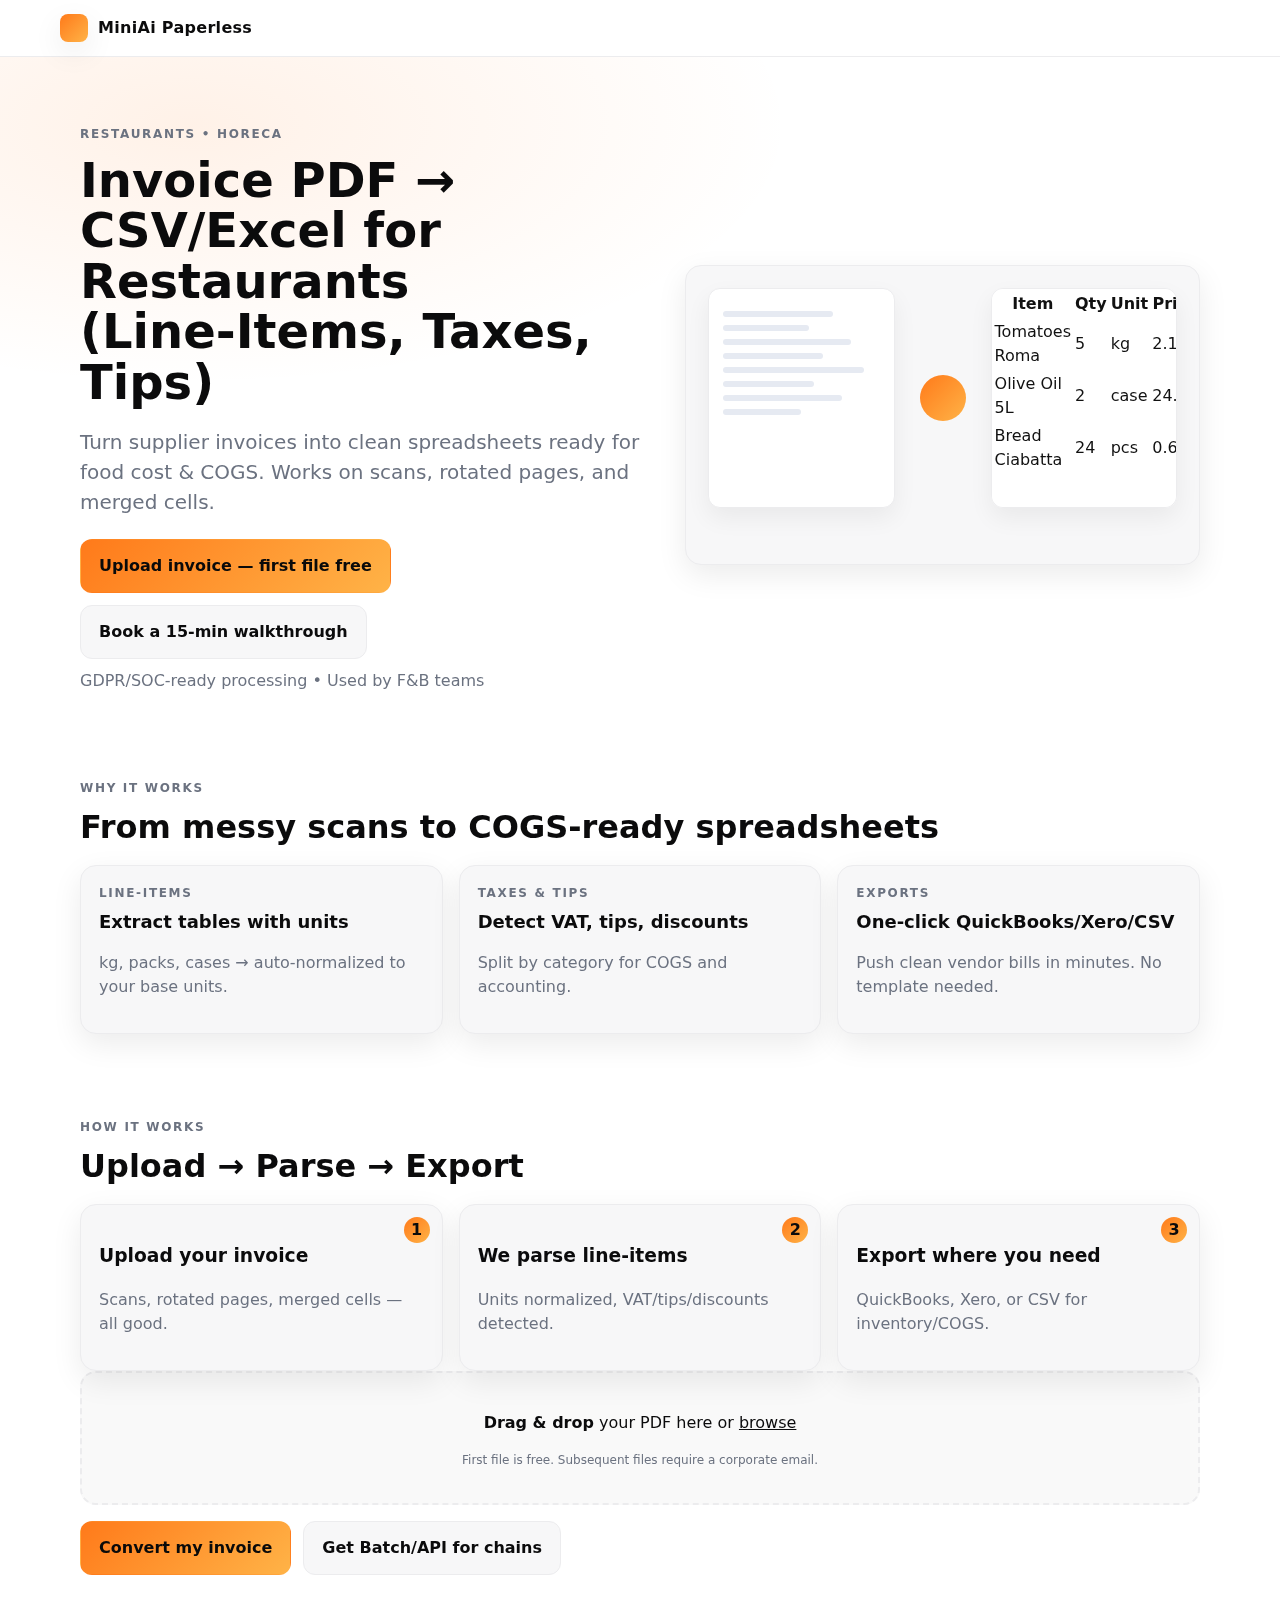
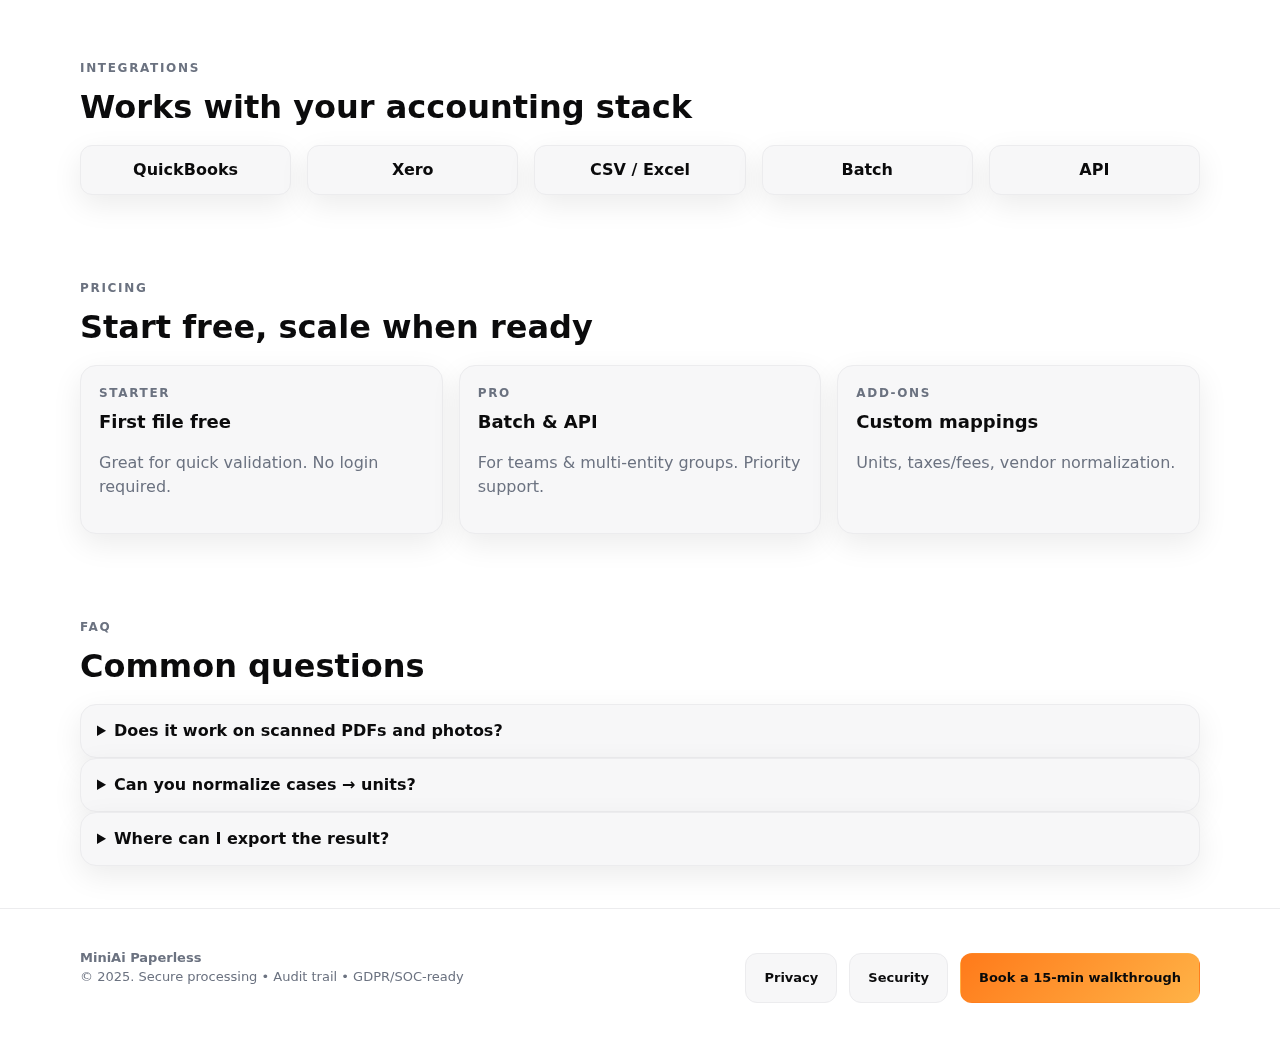
<file: index.html>
<!DOCTYPE html>
<html lang="en">
<head>
  <meta charset="UTF-8" />
  <meta name="viewport" content="width=device-width, initial-scale=1" />
  <title id="metaTitle">Invoice PDF → CSV/Excel for Restaurants | Free First File</title>
  <meta id="metaDesc" name="description" content="Turn restaurant supplier invoices into clean CSV/Excel with line‑items, VAT, tips & discounts. Unit normalization. Export to QuickBooks/Xero. First file is free."/>
  <style>
    *, *::before, *::after { box-sizing: border-box; }
    html, body { height: 100%; }
    body { margin: 0; font-family: ui-sans-serif, system-ui, -apple-system, Segoe UI, Roboto, Inter, Helvetica, Arial, "Apple Color Emoji", "Segoe UI Emoji"; line-height: 1.5; background:#fff; color:#0b0b0c; }
    img { max-width: 100%; display: block; }
    a { text-decoration: none; color: inherit; }
    :root { --radius:16px; --border:#ececee; --card:#f7f7f8; --muted:#6b7280; --accent:#ff7a1a; --accent2:#ffb347; --shadow:0 10px 30px rgba(0,0,0,.08); }
    .container { width:100%; max-width:1160px; margin:0 auto; padding:0 20px; }
    .topbar { position: sticky; top:0; z-index:40; backdrop-filter:saturate(1.2) blur(8px); background: color-mix(in hsl, #fff 80%, transparent); border-bottom:1px solid var(--border); }
    .topbar-inner { display:flex; align-items:center; justify-content:space-between; gap:16px; padding:14px 0; }
    .brand { display:flex; align-items:center; gap:10px; font-weight:800; letter-spacing:.3px; }
    .brand-badge { width:28px; height:28px; border-radius:8px; background:linear-gradient(135deg, var(--accent), var(--accent2)); box-shadow:var(--shadow); }
    .aud { display:flex; gap:8px; align-items:center; flex-wrap:wrap; }
    .aud button { border:1px solid var(--border); background:var(--card); color:#0b0b0c; padding:8px 12px; border-radius:999px; font-weight:600; cursor:pointer; }
    .aud button.active { border-color:var(--accent); box-shadow: inset 0 0 0 1.5px var(--accent); }
    .hero { padding:64px 0 28px; background-image: radial-gradient(600px 260px at 15% 10%, rgba(255,122,26,.10), transparent); }
    .hero-grid { display:grid; grid-template-columns:1.05fr .95fr; gap:36px; align-items:center; }
    .eyebrow { display:inline-flex; gap:8px; font-weight:700; font-size:12px; text-transform:uppercase; letter-spacing:.14em; color:var(--muted); }
    h1 { font-size: clamp(28px, 5vw, 48px); margin:10px 0 8px; line-height:1.05; }
    .subhead { font-size: clamp(15px, 2.2vw, 20px); color:var(--muted); max-width:60ch; }
    .cta-row { display:flex; gap:12px; flex-wrap:wrap; margin-top:22px; }
    .btn { display:inline-flex; align-items:center; gap:10px; padding:14px 18px; border-radius:12px; border:1px solid var(--border); background:var(--card); color:#0b0b0c; font-weight:700; cursor:pointer; }
    .btn.primary { background: linear-gradient(135deg, var(--accent), var(--accent2)); color:#0a0a0a; border-color:transparent; }
    .viz { border:1px solid var(--border); background:var(--card); border-radius:16px; padding:22px; box-shadow:var(--shadow); overflow:hidden; min-height:300px; }
    .viz-grid { display:grid; grid-template-columns:1fr 64px 1fr; gap:16px; align-items:center; }
    .paper, .sheet { border-radius:12px; border:1px solid var(--border); background:#fff; color:#111; box-shadow:0 10px 25px rgba(0,0,0,.06); }
    .paper { height:220px; padding:14px; }
    .sheet { height:220px; overflow:auto; }
    .pdf-lines { height:6px; background:#e6eaf2; margin:8px 0; border-radius:6px; animation:shimmer 2.8s linear infinite; }
    @keyframes shimmer { 0%{opacity:.6} 50%{opacity:1} 100%{opacity:.6} }
    .arrow { display:grid; place-items:center; }
    .arrow .pill { width:46px; height:46px; border-radius:9999px; background:linear-gradient(135deg, var(--accent), var(--accent2)); animation:pulse 2.4s ease-in-out infinite; }
    @keyframes pulse { 0%,100%{transform:scale(1)} 50%{transform:scale(1.08)} }
    .section { padding:42px 0; }
    .kicker { font-weight:800; letter-spacing:.14em; text-transform:uppercase; color:var(--muted); font-size:12px; }
    .h2 { font-size: clamp(22px, 3.5vw, 32px); margin:6px 0 14px; }
    .features { display:grid; grid-template-columns:repeat(3, minmax(0, 1fr)); gap:16px; }
    .card { border:1px solid var(--border); background:var(--card); border-radius:16px; padding:18px; box-shadow:var(--shadow); }
    .card h3 { margin:6px 0 6px; font-size:18px; }
    .muted { color:var(--muted); }
    .steps { display:grid; grid-template-columns:repeat(3, minmax(0, 1fr)); gap:16px; counter-reset: step; }
    .step { border:1px solid var(--border); background:var(--card); border-radius:16px; padding:18px; position:relative; box-shadow:var(--shadow); }
    .step::before { counter-increment:step; content:counter(step); position:absolute; top:12px; right:12px; width:26px; height:26px; border-radius:999px; display:grid; place-items:center; font-weight:800; background:linear-gradient(135deg, var(--accent), var(--accent2)); color:#0b0b0c; }
    .uploader { border:2px dashed var(--border); background: color-mix(in sRGB, var(--card) 80%, transparent); border-radius:16px; padding:22px; text-align:center; }
    .uploader .hint { font-size:12px; color:var(--muted); }
    .trust { display:grid; grid-template-columns:repeat(5, minmax(0, 1fr)); gap:16px; align-items:center; }
    .trust .pill { border:1px solid var(--border); background:var(--card); border-radius:12px; padding:12px 14px; text-align:center; font-weight:700; box-shadow:var(--shadow); }
    .pricing { display:grid; grid-template-columns:repeat(3, minmax(0, 1fr)); gap:16px; }
    details { border:1px solid var(--border); background:var(--card); border-radius:16px; padding:14px 16px; box-shadow:var(--shadow); }
    summary { cursor:pointer; font-weight:700; }
    .footer { border-top:1px solid var(--border); padding:22px 0 40px; color:var(--muted); font-size:13px; }
    @media (max-width: 980px) { .hero-grid{grid-template-columns:1fr} .features,.steps,.pricing,.trust{grid-template-columns:1fr 1fr} }
    @media (max-width: 640px) { .features,.steps,.pricing,.trust{grid-template-columns:1fr} .topbar-inner{flex-wrap:wrap} }
  </style>
</head>
<body>
  <header class="topbar">
    <div class="container topbar-inner">
      <div class="brand">
        <span class="brand-badge" aria-hidden="true"></span>
        <span>MiniAi Paperless</span>
      </div>
      <!-- audience navigation removed on this dedicated page -->
    </div>
  </header>

  <main>
    <!-- HERO -->
    <section class="hero">
      <div class="container hero-grid">
        <div>
          <span class="eyebrow" id="eyebrow">Restaurants • HoReCa</span>
          <h1 id="heroH1">Invoice PDF → CSV/Excel for Restaurants (Line‑Items, Taxes, Tips)</h1>
          <p class="subhead" id="subhead">Turn supplier invoices into clean spreadsheets ready for food cost &amp; COGS. Works on scans, rotated pages, and merged cells.</p>
          <div class="cta-row">
            <a class="btn primary" href="#uploader" id="ctaPrimary">Upload invoice — first file free</a>
            <a class="btn" href="#book" id="ctaSecondary">Book a 15‑min walkthrough</a>
          </div>
          <p class="muted" style="margin-top:10px" id="trustNote">GDPR/SOC‑ready processing • Used by F&amp;B teams</p>
        </div>
        <div>
          <div class="viz">
            <div class="viz-grid">
              <div class="paper">
                <div class="pdf-lines" style="width:70%"></div>
                <div class="pdf-lines" style="width:55%"></div>
                <div class="pdf-lines" style="width:82%"></div>
                <div class="pdf-lines" style="width:64%"></div>
                <div class="pdf-lines" style="width:90%"></div>
                <div class="pdf-lines" style="width:58%"></div>
                <div class="pdf-lines" style="width:76%"></div>
                <div class="pdf-lines" style="width:50%"></div>
              </div>
              <div class="arrow"><div class="pill" title="Parse"></div></div>
              <div class="sheet">
                <table class="table" aria-label="Sample CSV">
                  <thead>
                    <tr><th>Item</th><th>Qty</th><th>Unit</th><th>Price</th><th>Tax</th></tr>
                  </thead>
                  <tbody id="sampleRows">
                    <tr><td>Tomatoes Roma</td><td>5</td><td>kg</td><td>2.10</td><td>10%</td></tr>
                    <tr><td>Olive Oil 5L</td><td>2</td><td>case</td><td>24.90</td><td>10%</td></tr>
                    <tr><td>Bread Ciabatta</td><td>24</td><td>pcs</td><td>0.65</td><td>0%</td></tr>
                  </tbody>
                </table>
              </div>
            </div>
          </div>
        </div>
      </div>
    </section>

    <!-- FEATURES -->
    <section class="section">
      <div class="container">
        <div class="kicker">Why it works</div>
        <h2 class="h2" id="featuresTitle">From messy scans to COGS‑ready spreadsheets</h2>
        <div class="features">
          <div class="card">
            <div class="kicker" id="f1Kicker">Line‑items</div>
            <h3 id="f1Title">Extract tables with units</h3>
            <p class="muted" id="f1Text">kg, packs, cases → auto‑normalized to your base units.</p>
          </div>
          <div class="card">
            <div class="kicker" id="f2Kicker">Taxes & Tips</div>
            <h3 id="f2Title">Detect VAT, tips, discounts</h3>
            <p class="muted" id="f2Text">Split by category for COGS and accounting.</p>
          </div>
          <div class="card">
            <div class="kicker" id="f3Kicker">Exports</div>
            <h3 id="f3Title">One‑click QuickBooks/Xero/CSV</h3>
            <p class="muted" id="f3Text">Push clean vendor bills in minutes. No template needed.</p>
          </div>
        </div>
      </div>
    </section>

    <!-- HOW IT WORKS + UPLOADER -->
    <section class="section" id="uploader">
      <div class="container">
        <div class="kicker">How it works</div>
        <h2 class="h2" id="stepsTitle">Upload → Parse → Export</h2>
        <div class="steps">
          <div class="step">
            <h3 id="s1Title">Upload your invoice</h3>
            <p class="muted" id="s1Text">Scans, rotated pages, merged cells — all good.</p>
          </div>
          <div class="step">
            <h3 id="s2Title">We parse line‑items</h3>
            <p class="muted" id="s2Text">Units normalized, VAT/tips/discounts detected.</p>
          </div>
          <div class="step">
            <h3 id="s3Title">Export where you need</h3>
            <p class="muted" id="s3Text">QuickBooks, Xero, or CSV for inventory/COGS.</p>
          </div>
        </div>

        <div class="uploader" aria-live="polite">
          <p><strong>Drag & drop</strong> your PDF here or <label style="text-decoration:underline; cursor:pointer"><input type="file" id="file" accept="application/pdf,image/*" hidden> browse</label></p>
          <p class="hint" id="uploadHint">First file is free. Subsequent files require a corporate email.</p>
          <div id="fileInfo" class="muted" style="margin-top:8px"></div>
        </div>

        <div class="cta-row" style="margin-top:16px">
          <a class="btn primary" href="#" id="ctaConvert">Convert my invoice</a>
          <a class="btn" href="#book" id="ctaAlt">Get Batch/API for chains</a>
        </div>
      </div>
    </section>

    <!-- TRUST / INTEGRATIONS -->
    <section class="section">
      <div class="container">
        <div class="kicker">Integrations</div>
        <h2 class="h2" id="integrationsTitle">Works with your accounting stack</h2>
        <div class="trust" id="trustPills">
          <div class="pill">QuickBooks</div>
          <div class="pill">Xero</div>
          <div class="pill">CSV / Excel</div>
          <div class="pill">Batch</div>
          <div class="pill">API</div>
        </div>
      </div>
    </section>

    <!-- PRICING (teaser) -->
    <section class="section">
      <div class="container">
        <div class="kicker">Pricing</div>
        <h2 class="h2">Start free, scale when ready</h2>
        <div class="pricing">
          <div class="card">
            <div class="kicker">Starter</div>
            <h3 id="p1Title">First file free</h3>
            <p class="muted" id="p1Text">Great for quick validation. No login required.</p>
          </div>
          <div class="card">
            <div class="kicker">Pro</div>
            <h3 id="p2Title">Batch &amp; API</h3>
            <p class="muted" id="p2Text">For teams &amp; multi‑entity groups. Priority support.</p>
          </div>
          <div class="card">
            <div class="kicker">Add‑ons</div>
            <h3 id="p3Title">Custom mappings</h3>
            <p class="muted" id="p3Text">Units, taxes/fees, vendor normalization.</p>
          </div>
        </div>
      </div>
    </section>

    <!-- FAQ -->
    <section class="section">
      <div class="container">
        <div class="kicker">FAQ</div>
        <h2 class="h2">Common questions</h2>
        <div class="grid">
          <details>
            <summary>Does it work on scanned PDFs and photos?</summary>
            <p>Yes. We handle scans, rotations, and merged cells. Try your file — the first one is free.</p>
          </details>
          <details>
            <summary>Can you normalize cases → units?</summary>
            <p>Yes. We map kg/packs/cases to your base units and keep the math transparent in CSV.</p>
          </details>
          <details>
            <summary>Where can I export the result?</summary>
            <p>QuickBooks, Xero, or CSV. Batch/API available for larger teams.</p>
          </details>
        </div>
      </div>
    </section>
  </main>

  <footer class="footer">
    <div class="container" id="book">
      <div style="display:flex; gap:16px; align-items:center; justify-content:space-between; flex-wrap:wrap;">
        <div>
          <strong>MiniAi Paperless</strong>
          <div class="muted" id="footerNote">© 2025. Secure processing • Audit trail • GDPR/SOC‑ready</div>
        </div>
        <div class="cta-row">
          <a class="btn" href="#">Privacy</a>
          <a class="btn" href="#">Security</a>
          <a class="btn primary" href="#" id="footerCTA">Book a 15‑min walkthrough</a>
        </div>
      </div>
    </div>
  </footer>

  <script>
    // Audience copy map
    const COPY = {
      restaurants: {
        eyebrow: 'Restaurants • HoReCa',
        title: 'Invoice PDF → CSV/Excel for Restaurants (Line‑Items, Taxes, Tips)',
        sub: 'Turn supplier invoices into clean spreadsheets ready for food cost & COGS. Works on scans, rotated pages, and merged cells.',
        ctas: { primary: 'Upload invoice — first file free', secondary: 'Book a 15‑min walkthrough', alt: 'Get Batch/API for chains', convert: 'Convert my invoice' },
        features: [
          {k:'Line‑items', t:'Extract tables with units', d:'kg, packs, cases → auto‑normalized to your base units.'},
          {k:'Taxes & Tips', t:'Detect VAT, tips, discounts', d:'Split by category for COGS and accounting.'},
          {k:'Exports', t:'One‑click QuickBooks/Xero/CSV', d:'Push clean vendor bills in minutes. No template needed.'}
        ],
        steps: {
          title: 'Upload → Parse → Export',
          s1: {t:'Upload your invoice', d:'Scans, rotated pages, merged cells — all good.'},
          s2: {t:'We parse line‑items', d:'Units normalized, VAT/tips/discounts detected.'},
          s3: {t:'Export where you need', d:'QuickBooks, Xero, or CSV for inventory/COGS.'}
        },
        integrationsTitle: 'Works with your accounting stack',
        pills: ['QuickBooks','Xero','CSV / Excel','Batch','API'],
        trustNote: 'GDPR/SOC‑ready processing • Used by F&B teams',
        meta: {
          title: 'Invoice PDF → CSV/Excel for Restaurants | Free First File',
          desc: 'Turn restaurant supplier invoices into clean CSV/Excel with line‑items, VAT, tips & discounts. Unit normalization. Export to QuickBooks/Xero. First file is free.'
        },
        sample: [
          ['Tomatoes Roma','5','kg','2.10','10%'],
          ['Olive Oil 5L','2','case','24.90','10%'],
          ['Bread Ciabatta','24','pcs','0.65','0%']
        ]
      },
      accountants: {
        eyebrow: 'BPO Accountants • Bookkeeping Firms',
        title: 'Batch Invoice OCR for Accountants (Multi‑Client, Line‑Items)',
        sub: 'Turn messy client invoices into validated bills with GL hints and vendor normalization.',
        ctas: { primary: 'Upload invoices — first batch free', secondary: 'Get 7‑day Pro trial', alt: 'SLA & API for BPO', convert: 'Convert 50+ PDFs → One Excel' },
        features: [
          {k:'Bulk', t:'50+ PDFs → 1 Excel', d:'Include client tags to keep books tidy.'},
          {k:'GL & Vendors', t:'GL hints & vendor cleanup', d:'Line‑items, taxes, currencies, and supplier normalization.'},
          {k:'Exports', t:'QuickBooks/Xero/CSV', d:'Reviewer mode & audit trail for approvals.'}
        ],
        steps: {
          title: 'Import → Review → Export',
          s1: {t:'Upload client invoices', d:'Bulk upload or drag‑drop folders.'},
          s2: {t:'Validate with GL hints', d:'Normalize vendor names, currencies, and taxes.'},
          s3: {t:'Export to accounting', d:'QuickBooks/Xero CSV templates ready.'}
        },
        integrationsTitle: 'Built for BPO workflows',
        pills: ['QuickBooks','Xero','CSV / Excel','Reviewer','Audit Trail'],
        trustNote: 'SOC‑friendly logs • Reviewer overrides',
        meta: {
          title: 'Batch Invoice OCR for Accountants | First Batch Free',
          desc: 'Bulk convert invoices with line‑items, GL hints, and vendor normalization. Export to QuickBooks/Xero/CSV. Reviewer & audit trail.'
        },
        sample: [
          ['Vendor','Gross','Tax','Currency','GL'],
          ['Office Supplies Ltd','120.00','20%','GBP','6200'],
          ['Cloud Hosting Inc','89.00','0%','USD','7310']
        ]
      },
      utilities: {
        eyebrow: 'Property • Facility Management',
        title: 'Utility & Energy Invoices → CSV (Multi‑Site, Meter Readings)',
        sub: 'Parse electricity, water, gas, and waste invoices into clean CSV with site allocation and anomaly flags.',
        ctas: { primary: 'Upload utility bill — free', secondary: 'Get anomaly report', alt: 'Batch/API for multi‑site', convert: 'Convert my bill' },
        features: [
          {k:'Meters', t:'Extract meter readings', d:'Tariffs, taxes, and fees captured reliably.'},
          {k:'Allocation', t:'Split by site/cost center', d:'Auto allocate across properties/centers.'},
          {k:'Exports', t:'Excel/CSV & AP systems', d:'Batch/API for property & facility teams.'}
        ],
        steps: {
          title: 'Collect → Parse → Allocate',
          s1: {t:'Upload last month’s bills', d:'Electricity, water, gas, waste.'},
          s2: {t:'Parse meters & tariffs', d:'Catch anomalies and abnormal fees.'},
          s3: {t:'Allocate & export', d:'Split by site/cost center to CSV.'}
        },
        integrationsTitle: 'Works with your AP & energy tools',
        pills: ['Excel','CSV','Batch','API','Anomaly Flags'],
        trustNote: 'Secure processing • Logs retained',
        meta: {
          title: 'Utility & Energy Invoices → CSV | Multi‑Site Allocation',
          desc: 'Extract meter readings, tariffs, taxes & fees; allocate by site/cost center. Anomaly flags. Batch/API.'
        },
        sample: [
          ['Meter','Read','Unit','Tariff','Tax'],
          ['E‑123','15420','kWh','TOU‑B','5%'],
          ['W‑882','310','m³','Fixed','0%']
        ]
      },
      ecommerce: {
        eyebrow: 'Amazon/Shopify Sellers • Aggregators',
        title: 'Supplier Invoices → QuickBooks/CSV (COGS, Multi‑Currency)',
        sub: 'Turn supplier PDFs into itemized bills and COGS with SKU mapping and VAT/GST handling.',
        ctas: { primary: 'Upload invoice — free', secondary: 'Batch & API for aggregators', alt: 'COGS workbook', convert: 'Create itemized CSV' },
        features: [
          {k:'COGS', t:'Line‑items & purchase prices', d:'Quantities, currencies, and discounts.'},
          {k:'SKUs', t:'SKU mapping & vendor cleanup', d:'Normalize supplier names and SKUs.'},
          {k:'Exports', t:'QuickBooks/Xero/CSV', d:'Ready for monthly close and inventory.'}
        ],
        steps: {
          title: 'Upload → Map SKUs → Export',
          s1: {t:'Upload supplier PDFs', d:'Bulk or single — we handle both.'},
          s2: {t:'Map SKUs automatically', d:'Catch mismatches and normalize vendors.'},
          s3: {t:'Export COGS/bills', d:'QuickBooks, Xero, or CSV.'}
        },
        integrationsTitle: 'Built for e‑commerce ops & finance',
        pills: ['QuickBooks','Xero','CSV / Excel','SKU Mapping','Multi‑Currency'],
        trustNote: 'Secure processing • Audit trail',
        meta: {
          title: 'Supplier Invoices → QuickBooks/CSV | COGS & SKUs',
          desc: 'Itemized bills with COGS, SKU mapping, vendor normalization, and VAT/GST. Batch & API.'
        },
        sample: [
          ['SKU','Qty','Unit','Price','Currency'],
          ['BX‑OIL‑5L','2','case','24.90','EUR'],
          ['BR‑CBT‑24','24','pcs','0.65','EUR']
        ]
      },
      freight: {
        eyebrow: 'Freight • Parcel Audit & Pay',
        title: 'Carrier & Freight Invoices → CSV (Thousands of Line‑Items)',
        sub: 'Extract accessorials, surcharges, and rate details for parcel & freight audits.',
        ctas: { primary: 'Upload carrier invoice — free', secondary: 'Run accuracy benchmark', alt: 'Batch/API with SLA', convert: 'Extract rate details' },
        features: [
          {k:'Scale', t:'1,000s of rows — fast', d:'Built for complex, multi‑page tables.'},
          {k:'Accessorials', t:'Fuel & surcharge tagging', d:'Detect adjustments and codes.'},
          {k:'Exports', t:'CSV for audit rules', d:'Normalize carrier names and fields.'}
        ],
        steps: {
          title: 'Upload → Extract → Audit',
          s1: {t:'Upload 5 sample invoices', d:'LTL/FTL, parcel, ocean, air.'},
          s2: {t:'Extract rates & fees', d:'Accessorials, fuel, adjustments.'},
          s3: {t:'Export for audit tools', d:'CSV ready for your rules.'}
        },
        integrationsTitle: 'Made for logistics finance teams',
        pills: ['CSV','Batch','API','Benchmark','SLA'],
        trustNote: 'SLA available for audit providers',
        meta: {
          title: 'Carrier & Freight Invoices → CSV | Audit‑Ready',
          desc: 'Extract accessorials, surcharges, and rate details. Thousands of rows. Batch/API. Accuracy benchmark.'
        },
        sample: [
          ['Shipment','Charge','Type','Adj','Note'],
          ['1Z..123','12.50','Fuel','+0.80','Zone 5'],
          ['PRO9981','45.00','Accessorial','+5.00','Residential']
        ]
      }
    };

    // Hook elements
    const els = {
      eyebrow: document.getElementById('eyebrow'),
      h1: document.getElementById('heroH1'),
      sub: document.getElementById('subhead'),
      trustNote: document.getElementById('trustNote'),
      ctaPrimary: document.getElementById('ctaPrimary'),
      ctaSecondary: document.getElementById('ctaSecondary'),
      stepsTitle: document.getElementById('stepsTitle'),
      s1t: document.getElementById('s1Title'), s1d: document.getElementById('s1Text'),
      s2t: document.getElementById('s2Title'), s2d: document.getElementById('s2Text'),
      s3t: document.getElementById('s3Title'), s3d: document.getElementById('s3Text'),
      f1k: document.getElementById('f1Kicker'), f1t: document.getElementById('f1Title'), f1d: document.getElementById('f1Text'),
      f2k: document.getElementById('f2Kicker'), f2t: document.getElementById('f2Title'), f2d: document.getElementById('f2Text'),
      f3k: document.getElementById('f3Kicker'), f3t: document.getElementById('f3Title'), f3d: document.getElementById('f3Text'),
      convert: document.getElementById('ctaConvert'), alt: document.getElementById('ctaAlt'),
      integrationsTitle: document.getElementById('integrationsTitle'), pills: document.getElementById('trustPills'),
      metaTitle: document.getElementById('metaTitle'), metaDesc: document.getElementById('metaDesc'),
      sampleRows: document.getElementById('sampleRows')
    };

    function setAudience(key){
      const C = COPY[key];
      if(!C) return;
      els.eyebrow.textContent = C.eyebrow;
      els.h1.textContent = C.title;
      els.sub.textContent = C.sub;
      els.trustNote.textContent = C.trustNote;
      els.ctaPrimary.textContent = C.ctas.primary;
      els.ctaSecondary.textContent = C.ctas.secondary;
      els.convert.textContent = C.ctas.convert;
      els.alt.textContent = C.ctas.alt;
      els.stepsTitle.textContent = C.steps.title;
      els.s1t.textContent = C.steps.s1.t; els.s1d.textContent = C.steps.s1.d;
      els.s2t.textContent = C.steps.s2.t; els.s2d.textContent = C.steps.s2.d;
      els.s3t.textContent = C.steps.s3.t; els.s3d.textContent = C.steps.s3.d;
      els.f1k.textContent = C.features[0].k; els.f1t.textContent = C.features[0].t; els.f1d.textContent = C.features[0].d;
      els.f2k.textContent = C.features[1].k; els.f2t.textContent = C.features[1].t; els.f2d.textContent = C.features[1].d;
      els.f3k.textContent = C.features[2].k; els.f3t.textContent = C.features[2].t; els.f3d.textContent = C.features[2].d;
      els.integrationsTitle.textContent = C.integrationsTitle;
      els.pills.innerHTML = C.pills.map(p=>`<div class="pill">${p}</div>`).join('');
      els.metaTitle.textContent = C.meta.title; els.metaDesc.setAttribute('content', C.meta.desc);
      els.sampleRows.innerHTML = C.sample.map(r=>`<tr>${r.map(x=>`<td>${x}</td>`).join('')}</tr>`).join('');
      document.title = C.meta.title; // also set real title
    }

    // Init static restaurant content once
    setAudience('restaurants');

    // Simple uploader info
    const fileInput = document.getElementById('file');
    const info = document.getElementById('fileInfo');
    fileInput.addEventListener('change', (e) => {
      const f = e.target.files?.[0];
      if (f) info.textContent = `Selected: ${f.name} (${Math.round(f.size/1024)} KB)`;
    });
  </script>
</body>
</html>
</file>
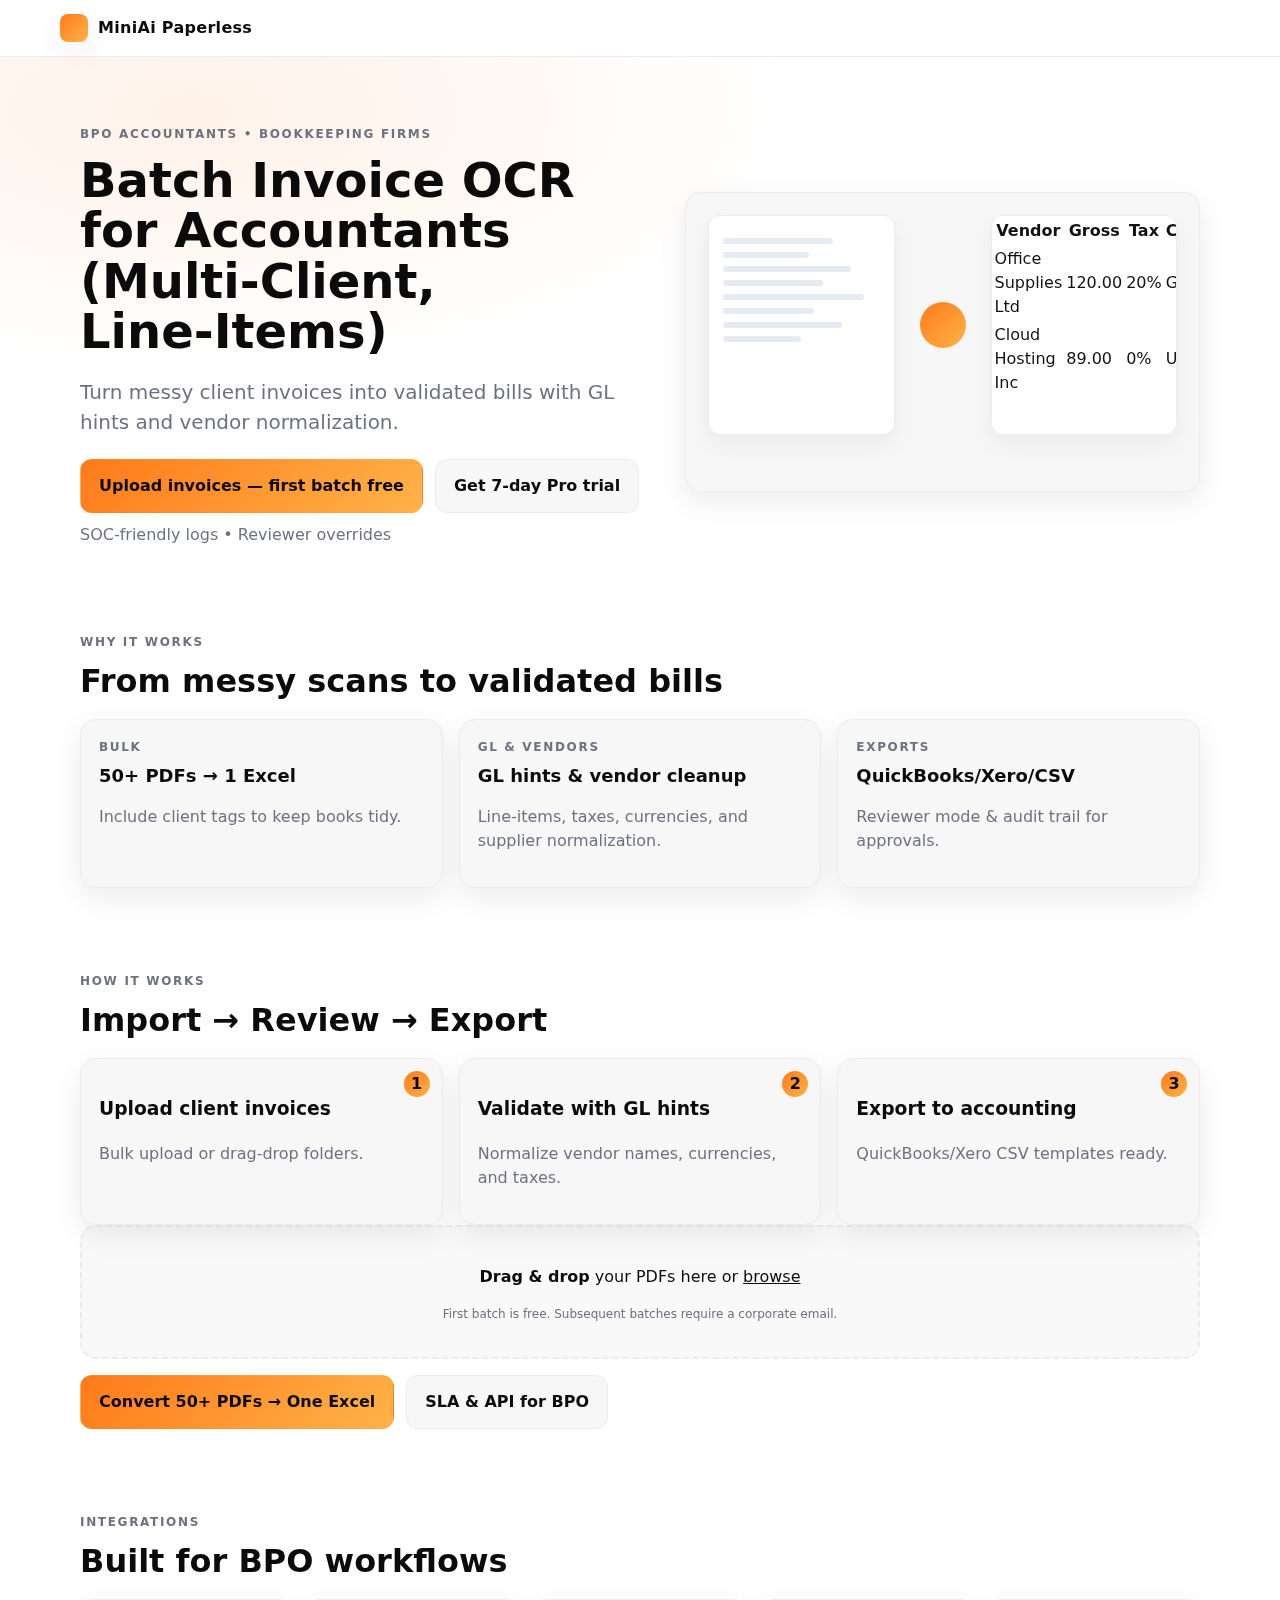
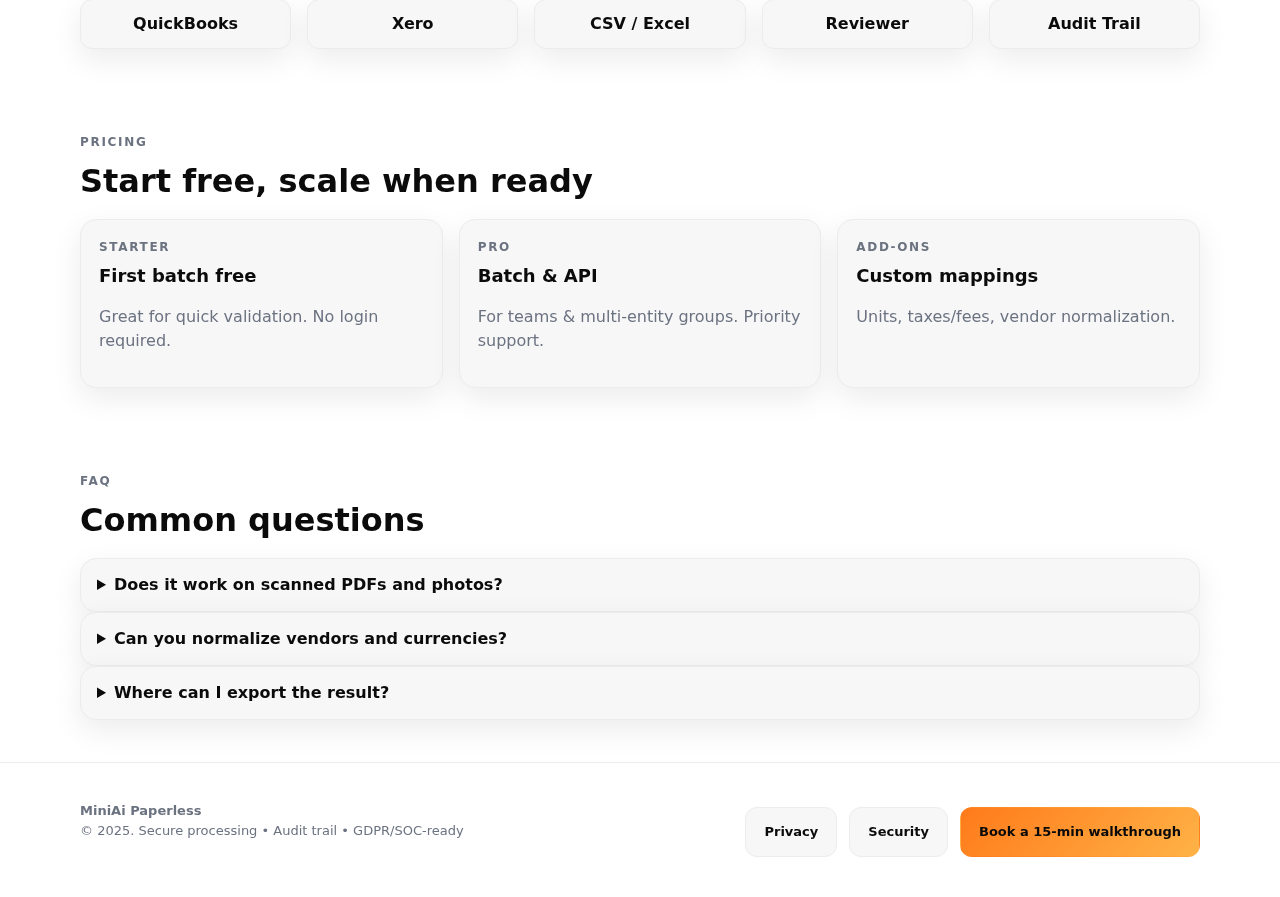
<file: accountants.html>
<!DOCTYPE html>
<html lang="en">
<head>
  <meta charset="UTF-8" />
  <meta name="viewport" content="width=device-width, initial-scale=1" />
  <meta name="robots" content="noindex, nofollow" />
  <title>Batch Invoice OCR for Accountants | First Batch Free</title>
  <meta name="description" content="Bulk convert invoices with line‑items, GL hints, and vendor normalization. Export to QuickBooks/Xero/CSV. Reviewer & audit trail."/>
  <link rel="stylesheet" href="assets/styles.css" />
  
</head>
<body>
  <header class="topbar">
    <div class="container topbar-inner">
      <div class="brand">
        <span class="brand-badge" aria-hidden="true"></span>
        <span>MiniAi Paperless</span>
      </div>
    </div>
  </header>

  <main>
    <!-- HERO -->
    <section class="hero">
      <div class="container hero-grid">
        <div>
          <span class="eyebrow" id="eyebrow">BPO Accountants • Bookkeeping Firms</span>
          <h1 id="heroH1">Batch Invoice OCR for Accountants (Multi‑Client, Line‑Items)</h1>
          <p class="subhead" id="subhead">Turn messy client invoices into validated bills with GL hints and vendor normalization.</p>
          <div class="cta-row">
            <a class="btn primary" href="#uploader" id="ctaPrimary">Upload invoices — first batch free</a>
            <a class="btn" href="#book" id="ctaSecondary">Get 7‑day Pro trial</a>
          </div>
          <p class="muted" style="margin-top:10px" id="trustNote">SOC‑friendly logs • Reviewer overrides</p>
        </div>
        <div>
          <div class="viz">
            <div class="viz-grid">
              <div class="paper">
                <div class="pdf-lines" style="width:70%"></div>
                <div class="pdf-lines" style="width:55%"></div>
                <div class="pdf-lines" style="width:82%"></div>
                <div class="pdf-lines" style="width:64%"></div>
                <div class="pdf-lines" style="width:90%"></div>
                <div class="pdf-lines" style="width:58%"></div>
                <div class="pdf-lines" style="width:76%"></div>
                <div class="pdf-lines" style="width:50%"></div>
              </div>
              <div class="arrow"><div class="pill" title="Parse"></div></div>
              <div class="sheet">
                <table class="table" aria-label="Sample CSV">
                  <thead>
                    <tr><th>Vendor</th><th>Gross</th><th>Tax</th><th>Currency</th><th>GL</th></tr>
                  </thead>
                  <tbody id="sampleRows">
                    <tr><td>Office Supplies Ltd</td><td>120.00</td><td>20%</td><td>GBP</td><td>6200</td></tr>
                    <tr><td>Cloud Hosting Inc</td><td>89.00</td><td>0%</td><td>USD</td><td>7310</td></tr>
                  </tbody>
                </table>
              </div>
            </div>
          </div>
        </div>
      </div>
    </section>

    <!-- FEATURES -->
    <section class="section">
      <div class="container">
        <div class="kicker">Why it works</div>
        <h2 class="h2" id="featuresTitle">From messy scans to validated bills</h2>
        <div class="features">
          <div class="card">
            <div class="kicker" id="f1Kicker">Bulk</div>
            <h3 id="f1Title">50+ PDFs → 1 Excel</h3>
            <p class="muted" id="f1Text">Include client tags to keep books tidy.</p>
          </div>
          <div class="card">
            <div class="kicker" id="f2Kicker">GL &amp; Vendors</div>
            <h3 id="f2Title">GL hints &amp; vendor cleanup</h3>
            <p class="muted" id="f2Text">Line‑items, taxes, currencies, and supplier normalization.</p>
          </div>
          <div class="card">
            <div class="kicker" id="f3Kicker">Exports</div>
            <h3 id="f3Title">QuickBooks/Xero/CSV</h3>
            <p class="muted" id="f3Text">Reviewer mode &amp; audit trail for approvals.</p>
          </div>
        </div>
      </div>
    </section>

    <!-- HOW IT WORKS + UPLOADER -->
    <section class="section" id="uploader">
      <div class="container">
        <div class="kicker">How it works</div>
        <h2 class="h2" id="stepsTitle">Import → Review → Export</h2>
        <div class="steps">
          <div class="step">
            <h3 id="s1Title">Upload client invoices</h3>
            <p class="muted" id="s1Text">Bulk upload or drag‑drop folders.</p>
          </div>
          <div class="step">
            <h3 id="s2Title">Validate with GL hints</h3>
            <p class="muted" id="s2Text">Normalize vendor names, currencies, and taxes.</p>
          </div>
          <div class="step">
            <h3 id="s3Title">Export to accounting</h3>
            <p class="muted" id="s3Text">QuickBooks/Xero CSV templates ready.</p>
          </div>
        </div>

        <div class="uploader" aria-live="polite">
          <p><strong>Drag &amp; drop</strong> your PDFs here or <label style="text-decoration:underline; cursor:pointer"><input type="file" id="file" accept="application/pdf,image/*" hidden multiple> browse</label></p>
          <p class="hint" id="uploadHint">First batch is free. Subsequent batches require a corporate email.</p>
          <div id="fileInfo" class="muted" style="margin-top:8px"></div>
        </div>

        <div id="emailCapture" class="uploader" style="display:none; margin-top:12px">
          <p><strong>Куда отправить результат распознавания?</strong></p>
          <div style="display:flex; gap:8px; flex-wrap:wrap; justify-content:center">
            <input type="email" id="workEmail" placeholder="рабочий e‑mail" style="padding:12px 14px; border:1px solid var(--border); border-radius:12px; min-width:260px">
            <button class="btn primary" id="btnSaveEmail">Продолжить</button>
          </div>
          <p class="hint" id="emailHint">Пожалуйста, укажите корпоративный адрес (не Gmail/Outlook/Yahoo/и т. п.).</p>
          <div id="emailMsg" class="muted" style="margin-top:8px"></div>
        </div>

        <div class="cta-row" style="margin-top:16px">
          <a class="btn primary" href="#" id="ctaConvert">Convert 50+ PDFs → One Excel</a>
          <a class="btn" href="#" id="ctaAlt">SLA &amp; API for BPO</a>
        </div>
      </div>
    </section>

    <!-- TRUST / INTEGRATIONS -->
    <section class="section">
      <div class="container">
        <div class="kicker">Integrations</div>
        <h2 class="h2" id="integrationsTitle">Built for BPO workflows</h2>
        <div class="trust" id="trustPills">
          <div class="pill">QuickBooks</div>
          <div class="pill">Xero</div>
          <div class="pill">CSV / Excel</div>
          <div class="pill">Reviewer</div>
          <div class="pill">Audit Trail</div>
        </div>
      </div>
    </section>

    <!-- PRICING (teaser) -->
    <section class="section">
      <div class="container">
        <div class="kicker">Pricing</div>
        <h2 class="h2">Start free, scale when ready</h2>
        <div class="pricing">
          <div class="card">
            <div class="kicker">Starter</div>
            <h3 id="p1Title">First batch free</h3>
            <p class="muted" id="p1Text">Great for quick validation. No login required.</p>
          </div>
          <div class="card">
            <div class="kicker">Pro</div>
            <h3 id="p2Title">Batch &amp; API</h3>
            <p class="muted" id="p2Text">For teams &amp; multi‑entity groups. Priority support.</p>
          </div>
          <div class="card">
            <div class="kicker">Add‑ons</div>
            <h3 id="p3Title">Custom mappings</h3>
            <p class="muted" id="p3Text">Units, taxes/fees, vendor normalization.</p>
          </div>
        </div>
      </div>
    </section>

    <!-- FAQ -->
    <section class="section">
      <div class="container">
        <div class="kicker">FAQ</div>
        <h2 class="h2">Common questions</h2>
        <div class="grid">
          <details>
            <summary>Does it work on scanned PDFs and photos?</summary>
            <p>Yes. We handle scans, rotations, and merged cells. Try your files — first batch is free.</p>
          </details>
          <details>
            <summary>Can you normalize vendors and currencies?</summary>
            <p>Yes. We normalize supplier names and currencies with clear audit trail.</p>
          </details>
          <details>
            <summary>Where can I export the result?</summary>
            <p>QuickBooks, Xero, or CSV. Reviewer/Audit trail for larger teams.</p>
          </details>
        </div>
      </div>
    </section>
  </main>

  <footer class="footer">
    <div class="container" id="book">
      <div style="display:flex; gap:16px; align-items:center; justify-content:space-between; flex-wrap:wrap;">
        <div>
          <strong>MiniAi Paperless</strong>
          <div class="muted" id="footerNote">© 2025. Secure processing • Audit trail • GDPR/SOC‑ready</div>
        </div>
        <div class="cta-row">
          <a class="btn" href="#">Privacy</a>
          <a class="btn" href="#">Security</a>
          <a class="btn primary" href="#" id="footerCTA">Book a 15‑min walkthrough</a>
        </div>
      </div>
    </div>
  </footer>

  <script src="assets/shared.js"></script>
</body>
</html>
</file>
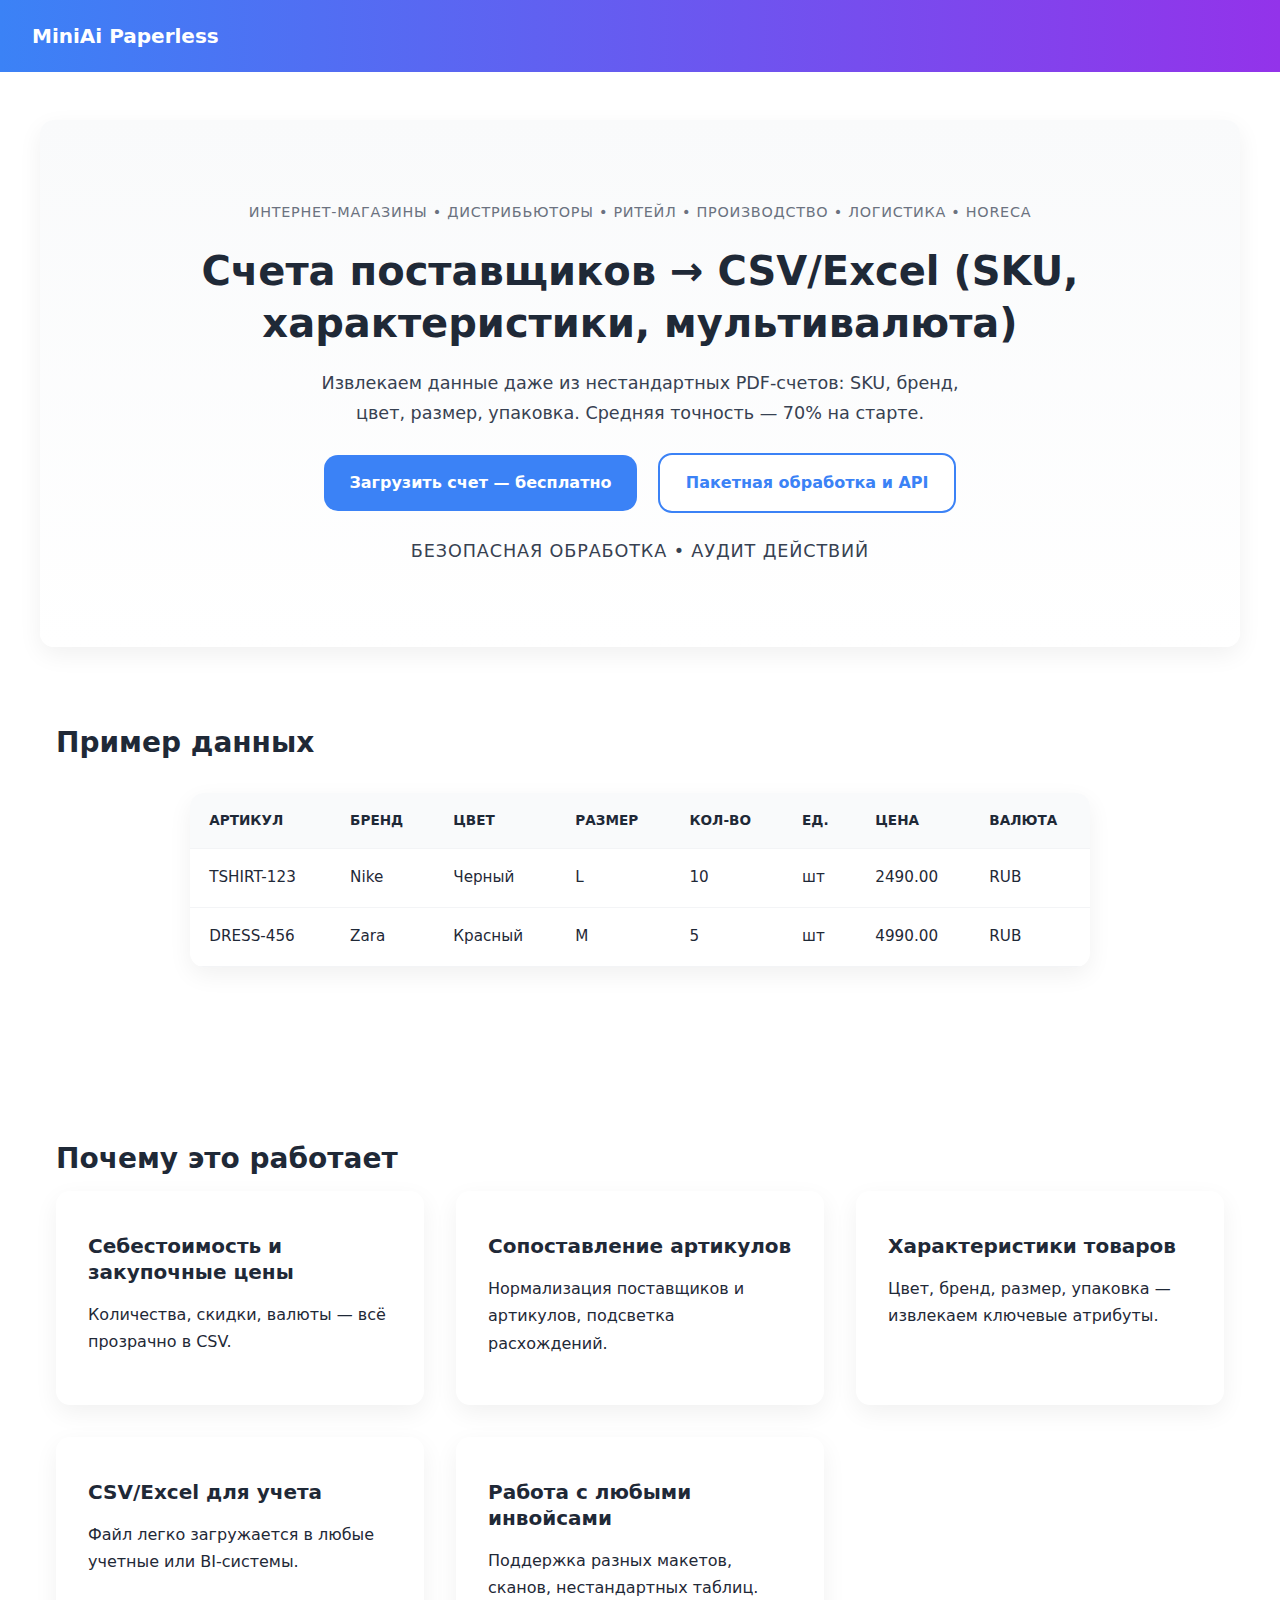
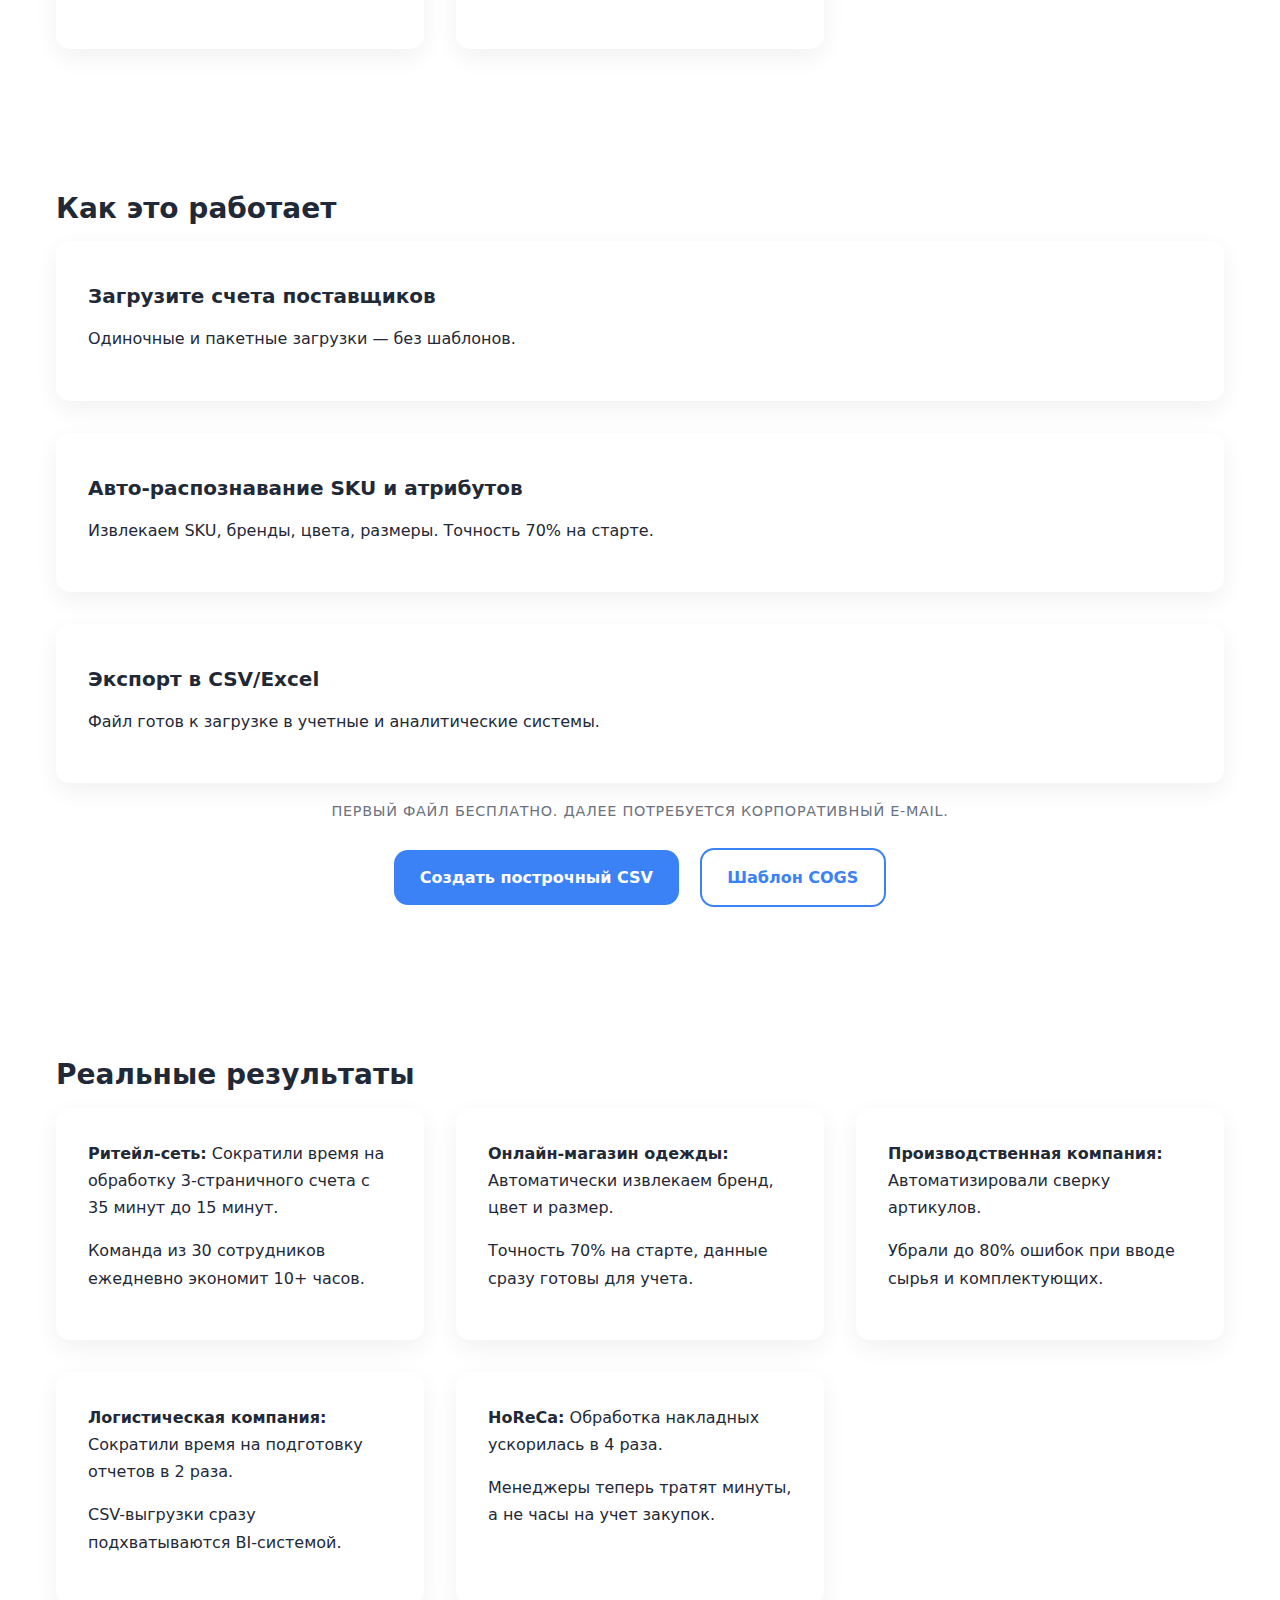
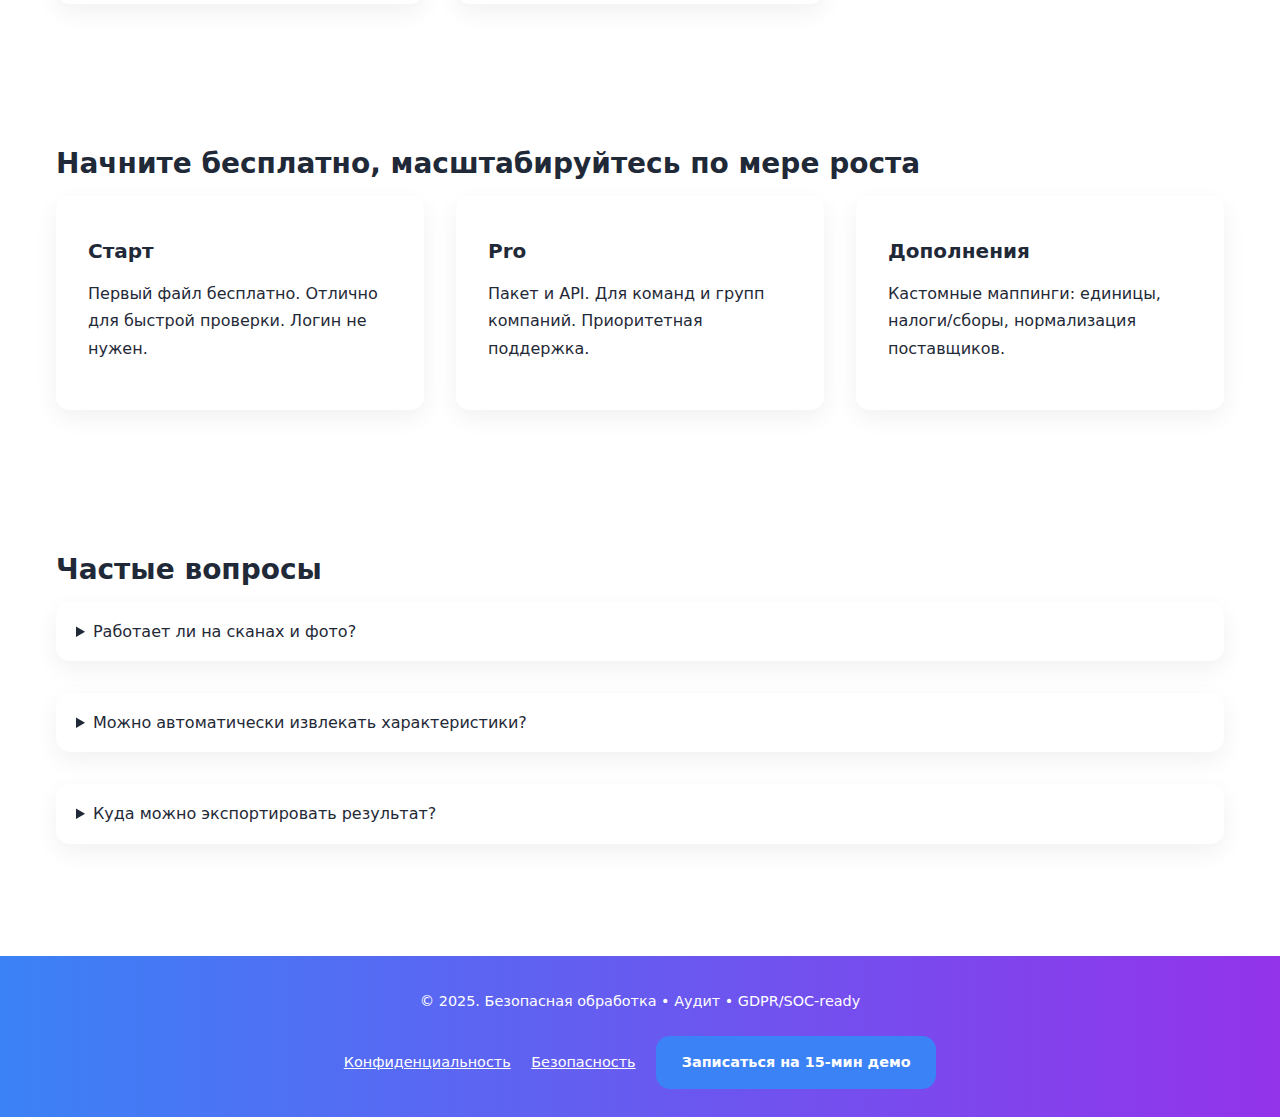
<file: ecommerce-ru.html>
<!DOCTYPE html>
<html lang="ru">
<head>
  <meta charset="UTF-8" />
  <meta name="viewport" content="width=device-width, initial-scale=1" />
  <title>Счета поставщиков → CSV/Excel | SKU и характеристики</title>
  <meta name="description" content="Преобразуем PDF-счета поставщиков в построчный CSV/Excel. Извлекаем SKU и характеристики (цвет, бренд, размер). Точность 70% на старте. Поддержка нестандартных инвойсов.">
  <style>
    :root {
      --bg: #ffffff;
      --fg: #1f2937;
      --muted: #6b7280;
      --primary: #3b82f6;
      --secondary: #9333ea;
      --radius: 14px;
      --shadow: 0 8px 24px rgba(0,0,0,0.06);
    }
    body {
      margin: 0;
      font-family: 'Inter', system-ui, sans-serif;
      color: var(--fg);
      background: var(--bg);
      line-height: 1.7;
    }
    header, footer {
      background: linear-gradient(90deg, var(--primary), var(--secondary));
      color: white;
      padding: 1.2rem 2rem;
    }
    header .brand {
      font-weight: 700;
      font-size: 1.25rem;
    }
    main {
      padding: 3rem 1.5rem;
      max-width: 1200px;
      margin: 0 auto;
    }
    h1, h2, h3 { margin: .5em 0; line-height: 1.3; }
    h1 { font-size: 2.5rem; }
    h2 { font-size: 1.75rem; }
    h3 { font-size: 1.25rem; }
    .eyebrow { color: var(--muted); font-size: .9rem; text-transform: uppercase; letter-spacing: 0.05em; }
    .hero { text-align: center; padding: 5rem 1rem 4rem; background: linear-gradient(to bottom, #f9fafb, #fff); border-radius: var(--radius); box-shadow: var(--shadow); }
    .hero p { max-width: 650px; margin: 1rem auto; font-size: 1.1rem; color: #374151; }
    .btn {
      display: inline-block;
      padding: .9rem 1.6rem;
      border-radius: var(--radius);
      text-decoration: none;
      margin: .5rem;
      font-weight: 600;
      transition: all 0.2s ease;
    }
    .btn.primary { background: var(--primary); color: white; }
    .btn.primary:hover { background: #1d4ed8; }
    .btn.secondary { border: 2px solid var(--primary); color: var(--primary); background: white; }
    .btn.secondary:hover { background: #eff6ff; }
    .section { padding: 4rem 1rem; }
    .grid { display: grid; gap: 2rem; }
    .cards { display: grid; gap: 2rem; grid-template-columns: repeat(auto-fit, minmax(280px,1fr)); }
    .card {
      background: white;
      padding: 2rem;
      border-radius: var(--radius);
      box-shadow: var(--shadow);
      transition: transform 0.2s ease;
    }
    .card:hover { transform: translateY(-4px); }
    table {
      border-collapse: collapse;
      margin: 2rem auto;
      width: 100%;
      max-width: 900px;
      background: white;
      border-radius: var(--radius);
      overflow: hidden;
      box-shadow: var(--shadow);
      font-size: 0.95rem;
    }
    th, td { padding: 1rem 1.2rem; text-align: left; border-bottom: 1px solid #f3f4f6; }
    th { background: #f9fafb; font-weight: 600; text-transform: uppercase; font-size: 0.85rem; }
    details { background: white; padding: 1rem 1.25rem; border-radius: var(--radius); box-shadow: var(--shadow); }
    footer { text-align: center; font-size: .9rem; }
    footer a { color: white; text-decoration: underline; margin: 0 .5rem; }
  </style>
</head>
<body>
  <header>
    <div class="brand">MiniAi Paperless</div>
  </header>

  <main>
    <!-- HERO -->
    <section class="hero">
      <div class="eyebrow">Интернет-магазины • Дистрибьюторы • Ритейл • Производство • Логистика • HoReCa</div>
      <h1>Счета поставщиков → CSV/Excel (SKU, характеристики, мультивалюта)</h1>
      <p>Извлекаем данные даже из нестандартных PDF-счетов: SKU, бренд, цвет, размер, упаковка. Средняя точность — 70% на старте.</p>
      <div>
        <a href="#uploader" class="btn primary">Загрузить счет — бесплатно</a>
        <a href="#pricing" class="btn secondary">Пакетная обработка и API</a>
      </div>
      <p class="eyebrow">Безопасная обработка • Аудит действий</p>
    </section>

    <!-- TABLE -->
    <section class="section">
      <h2>Пример данных</h2>
      <table>
        <thead>
          <tr><th>Артикул</th><th>Бренд</th><th>Цвет</th><th>Размер</th><th>Кол-во</th><th>Ед.</th><th>Цена</th><th>Валюта</th></tr>
        </thead>
        <tbody>
          <tr><td>TSHIRT-123</td><td>Nike</td><td>Черный</td><td>L</td><td>10</td><td>шт</td><td>2490.00</td><td>RUB</td></tr>
          <tr><td>DRESS-456</td><td>Zara</td><td>Красный</td><td>M</td><td>5</td><td>шт</td><td>4990.00</td><td>RUB</td></tr>
        </tbody>
      </table>
    </section>

    <!-- FEATURES -->
    <section class="section">
      <h2>Почему это работает</h2>
      <div class="cards">
        <div class="card"><h3>Себестоимость и закупочные цены</h3><p>Количества, скидки, валюты — всё прозрачно в CSV.</p></div>
        <div class="card"><h3>Сопоставление артикулов</h3><p>Нормализация поставщиков и артикулов, подсветка расхождений.</p></div>
        <div class="card"><h3>Характеристики товаров</h3><p>Цвет, бренд, размер, упаковка — извлекаем ключевые атрибуты.</p></div>
        <div class="card"><h3>CSV/Excel для учета</h3><p>Файл легко загружается в любые учетные или BI-системы.</p></div>
        <div class="card"><h3>Работа с любыми инвойсами</h3><p>Поддержка разных макетов, сканов, нестандартных таблиц.</p></div>
      </div>
    </section>

    <!-- STEPS -->
    <section class="section" id="uploader">
      <h2>Как это работает</h2>
      <div class="grid">
        <div class="card"><h3>Загрузите счета поставщиков</h3><p>Одиночные и пакетные загрузки — без шаблонов.</p></div>
        <div class="card"><h3>Авто-распознавание SKU и атрибутов</h3><p>Извлекаем SKU, бренды, цвета, размеры. Точность 70% на старте.</p></div>
        <div class="card"><h3>Экспорт в CSV/Excel</h3><p>Файл готов к загрузке в учетные и аналитические системы.</p></div>
      </div>
      <p style="margin-top:1rem; text-align:center" class="eyebrow">Первый файл бесплатно. Далее потребуется корпоративный e-mail.</p>
      <div style="text-align:center; margin-top:1rem;">
        <a href="#" class="btn primary">Создать построчный CSV</a>
        <a href="#" class="btn secondary">Шаблон COGS</a>
      </div>
    </section>

    <!-- CASES -->
    <section class="section">
      <h2>Реальные результаты</h2>
      <div class="cards">
        <div class="card"><strong>Ритейл-сеть:</strong> Сократили время на обработку 3-страничного счета с 35 минут до 15 минут.<p>Команда из 30 сотрудников ежедневно экономит 10+ часов.</p></div>
        <div class="card"><strong>Онлайн-магазин одежды:</strong> Автоматически извлекаем бренд, цвет и размер.<p>Точность 70% на старте, данные сразу готовы для учета.</p></div>
        <div class="card"><strong>Производственная компания:</strong> Автоматизировали сверку артикулов.<p>Убрали до 80% ошибок при вводе сырья и комплектующих.</p></div>
        <div class="card"><strong>Логистическая компания:</strong> Сократили время на подготовку отчетов в 2 раза.<p>CSV-выгрузки сразу подхватываются BI-системой.</p></div>
        <div class="card"><strong>HoReCa:</strong> Обработка накладных ускорилась в 4 раза.<p>Менеджеры теперь тратят минуты, а не часы на учет закупок.</p></div>
      </div>
    </section>

    <!-- PRICING -->
    <section class="section" id="pricing">
      <h2>Начните бесплатно, масштабируйтесь по мере роста</h2>
      <div class="cards">
        <div class="card"><h3>Старт</h3><p>Первый файл бесплатно. Отлично для быстрой проверки. Логин не нужен.</p></div>
        <div class="card"><h3>Pro</h3><p>Пакет и API. Для команд и групп компаний. Приоритетная поддержка.</p></div>
        <div class="card"><h3>Дополнения</h3><p>Кастомные маппинги: единицы, налоги/сборы, нормализация поставщиков.</p></div>
      </div>
    </section>

    <!-- FAQ -->
    <section class="section">
      <h2>Частые вопросы</h2>
      <div class="grid">
        <details><summary>Работает ли на сканах и фото?</summary><p>Да. Обрабатываем сканы, повороты и слитые ячейки.</p></details>
        <details><summary>Можно автоматически извлекать характеристики?</summary><p>Да. SKU, бренды, цвета, размеры, упаковки. Средняя точность — 70%.</p></details>
        <details><summary>Куда можно экспортировать результат?</summary><p>CSV/Excel. Подходит для загрузки в учетные и BI-системы.</p></details>
      </div>
    </section>
  </main>

  <footer>
    <p>© 2025. Безопасная обработка • Аудит • GDPR/SOC-ready</p>
    <div style="margin-top:.5rem;">
      <a href="#">Конфиденциальность</a>
      <a href="#">Безопасность</a>
      <a href="#" class="btn primary">Записаться на 15-мин демо</a>
    </div>
  </footer>
</body>
</html>
</file>
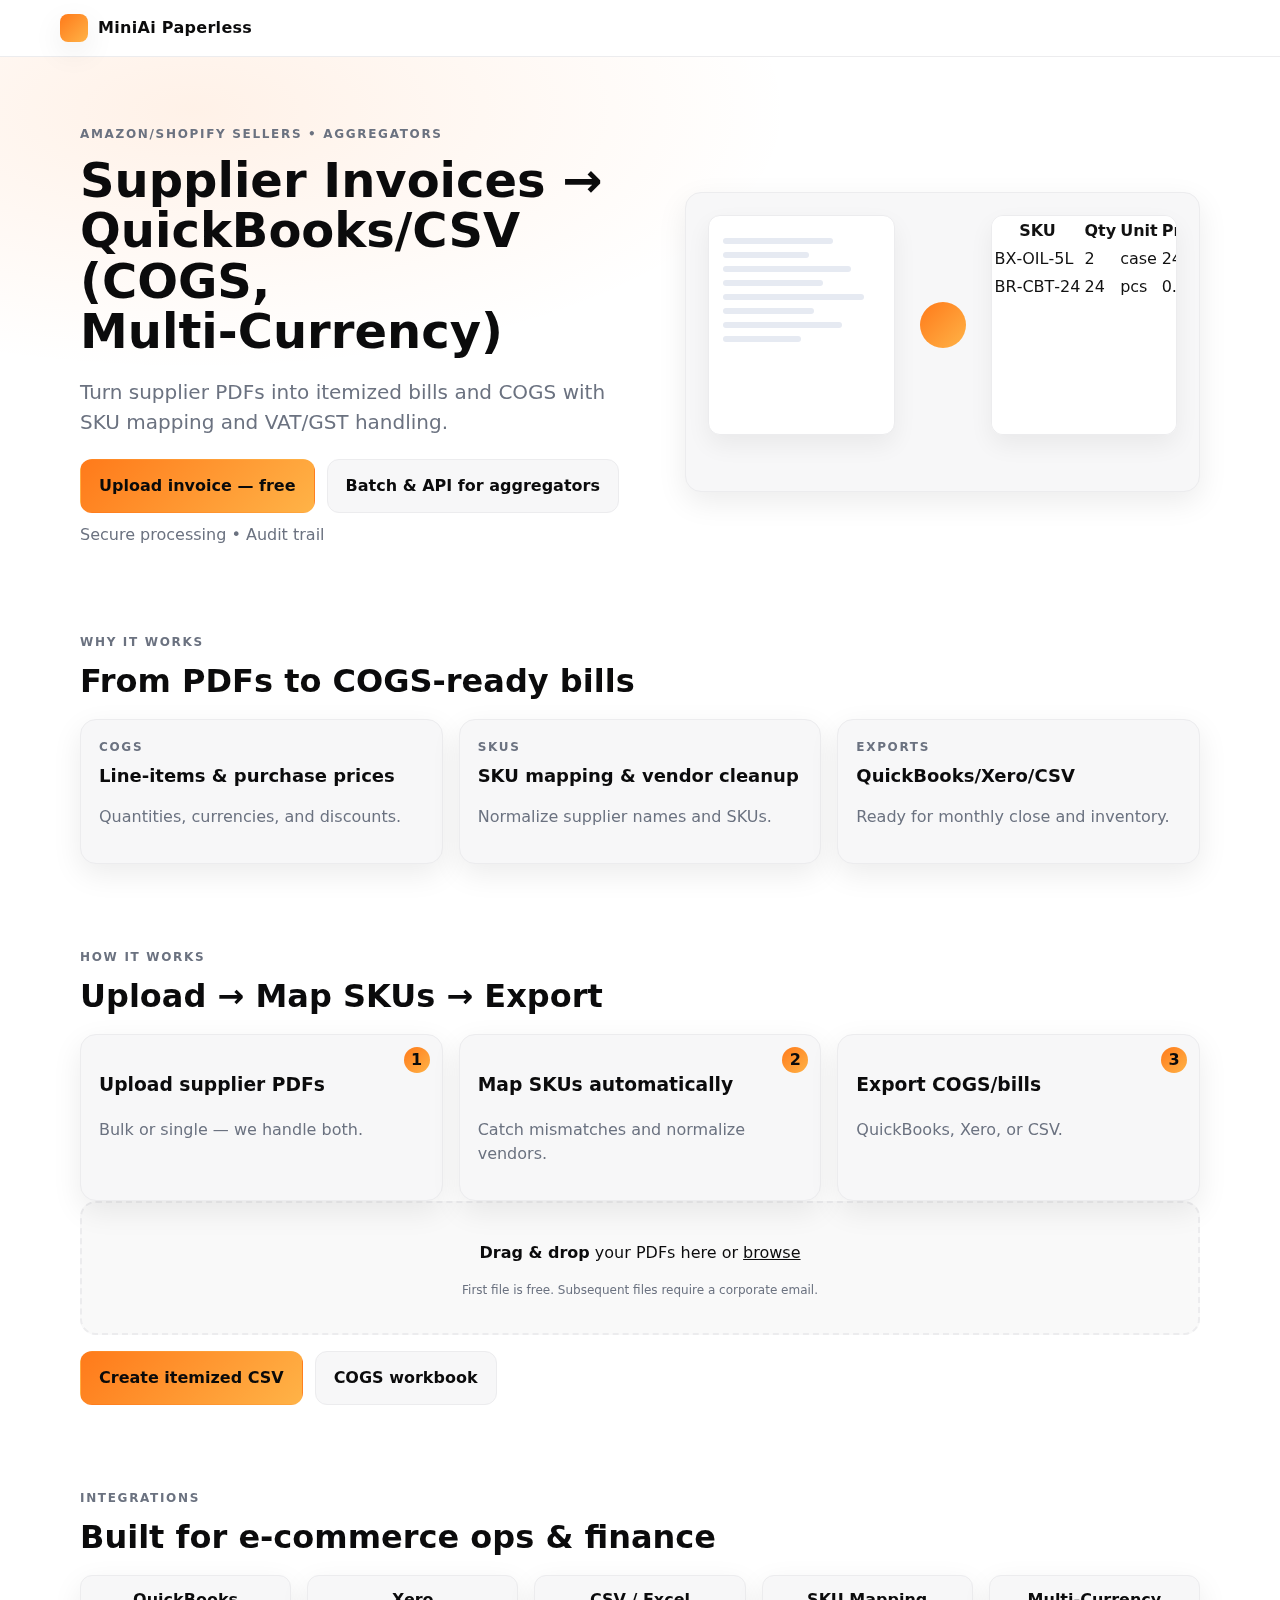
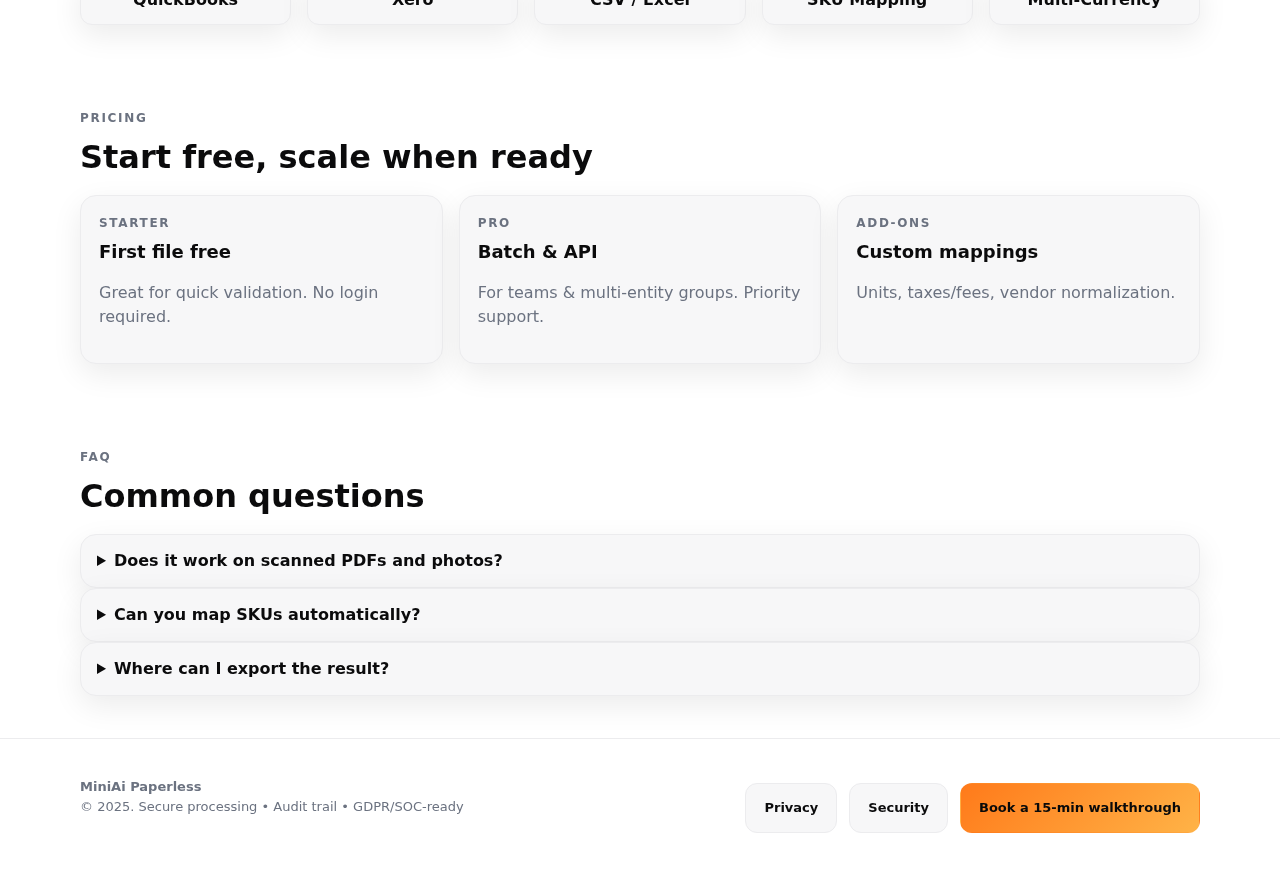
<file: ecommerce.html>
<!DOCTYPE html>
<html lang="en">
<head>
  <meta charset="UTF-8" />
  <meta name="viewport" content="width=device-width, initial-scale=1" />
  <meta name="robots" content="noindex, nofollow" />
  <title>Supplier Invoices → QuickBooks/CSV | COGS &amp; SKUs</title>
  <meta name="description" content="Itemized bills with COGS, SKU mapping, vendor normalization, and VAT/GST. Batch &amp; API."/>
  <style>
    *, *::before, *::after { box-sizing: border-box; }
    html, body { height: 100%; }
    body { margin: 0; font-family: ui-sans-serif, system-ui, -apple-system, Segoe UI, Roboto, Inter, Helvetica, Arial, "Apple Color Emoji", "Segoe UI Emoji"; line-height: 1.5; background:#fff; color:#0b0b0c; }
    img { max-width: 100%; display: block; }
    a { text-decoration: none; color: inherit; }
    :root { --radius:16px; --border:#ececee; --card:#f7f7f8; --muted:#6b7280; --accent:#ff7a1a; --accent2:#ffb347; --shadow:0 10px 30px rgba(0,0,0,.08); }
    .container { width:100%; max-width:1160px; margin:0 auto; padding:0 20px; }
    .topbar { position: sticky; top:0; z-index:40; backdrop-filter:saturate(1.2) blur(8px); background: color-mix(in hsl, #fff 80%, transparent); border-bottom:1px solid var(--border); }
    .topbar-inner { display:flex; align-items:center; justify-content:space-between; gap:16px; padding:14px 0; }
    .brand { display:flex; align-items:center; gap:10px; font-weight:800; letter-spacing:.3px; }
    .brand-badge { width:28px; height:28px; border-radius:8px; background:linear-gradient(135deg, var(--accent), var(--accent2)); box-shadow:var(--shadow); }
    .hero { padding:64px 0 28px; background-image: radial-gradient(600px 260px at 15% 10%, rgba(255,122,26,.10), transparent); }
    .hero-grid { display:grid; grid-template-columns:1.05fr .95fr; gap:36px; align-items:center; }
    .eyebrow { display:inline-flex; gap:8px; font-weight:700; font-size:12px; text-transform:uppercase; letter-spacing:.14em; color:var(--muted); }
    h1 { font-size: clamp(28px, 5vw, 48px); margin:10px 0 8px; line-height:1.05; }
    .subhead { font-size: clamp(15px, 2.2vw, 20px); color:var(--muted); max-width:60ch; }
    .cta-row { display:flex; gap:12px; flex-wrap:wrap; margin-top:22px; }
    .btn { display:inline-flex; align-items:center; gap:10px; padding:14px 18px; border-radius:12px; border:1px solid var(--border); background:var(--card); color:#0b0b0c; font-weight:700; cursor:pointer; }
    .btn.primary { background: linear-gradient(135deg, var(--accent), var(--accent2)); color:#0a0a0a; border-color:transparent; }
    .viz { border:1px solid var(--border); background:var(--card); border-radius:16px; padding:22px; box-shadow:var(--shadow); overflow:hidden; min-height:300px; }
    .viz-grid { display:grid; grid-template-columns:1fr 64px 1fr; gap:16px; align-items:center; }
    .paper, .sheet { border-radius:12px; border:1px solid var(--border); background:#fff; color:#111; box-shadow:0 10px 25px rgba(0,0,0,.06); }
    .paper { height:220px; padding:14px; }
    .sheet { height:220px; overflow:auto; }
    .pdf-lines { height:6px; background:#e6eaf2; margin:8px 0; border-radius:6px; animation:shimmer 2.8s linear infinite; }
    @keyframes shimmer { 0%{opacity:.6} 50%{opacity:1} 100%{opacity:.6} }
    .arrow { display:grid; place-items:center; }
    .arrow .pill { width:46px; height:46px; border-radius:9999px; background:linear-gradient(135deg, var(--accent), var(--accent2)); animation:pulse 2.4s ease-in-out infinite; }
    @keyframes pulse { 0%,100%{transform:scale(1)} 50%{transform:scale(1.08)} }
    .section { padding:42px 0; }
    .kicker { font-weight:800; letter-spacing:.14em; text-transform:uppercase; color:var(--muted); font-size:12px; }
    .h2 { font-size: clamp(22px, 3.5vw, 32px); margin:6px 0 14px; }
    .features { display:grid; grid-template-columns:repeat(3, minmax(0, 1fr)); gap:16px; }
    .card { border:1px solid var(--border); background:var(--card); border-radius:16px; padding:18px; box-shadow:var(--shadow); }
    .card h3 { margin:6px 0 6px; font-size:18px; }
    .muted { color:var(--muted); }
    .steps { display:grid; grid-template-columns:repeat(3, minmax(0, 1fr)); gap:16px; counter-reset: step; }
    .step { border:1px solid var(--border); background:var(--card); border-radius:16px; padding:18px; position:relative; box-shadow:var(--shadow); }
    .step::before { counter-increment:step; content:counter(step); position:absolute; top:12px; right:12px; width:26px; height:26px; border-radius:999px; display:grid; place-items:center; font-weight:800; background:linear-gradient(135deg, var(--accent), var(--accent2)); color:#0b0b0c; }
    .uploader { border:2px dashed var(--border); background: color-mix(in sRGB, var(--card) 80%, transparent); border-radius:16px; padding:22px; text-align:center; }
    .uploader .hint { font-size:12px; color:var(--muted); }
    .trust { display:grid; grid-template-columns:repeat(5, minmax(0, 1fr)); gap:16px; align-items:center; }
    .trust .pill { border:1px solid var(--border); background:var(--card); border-radius:12px; padding:12px 14px; text-align:center; font-weight:700; box-shadow:var(--shadow); }
    .pricing { display:grid; grid-template-columns:repeat(3, minmax(0, 1fr)); gap:16px; }
    details { border:1px solid var(--border); background:var(--card); border-radius:16px; padding:14px 16px; box-shadow:var(--shadow); }
    summary { cursor:pointer; font-weight:700; }
    .footer { border-top:1px solid var(--border); padding:22px 0 40px; color:var(--muted); font-size:13px; }
    @media (max-width: 980px) { .hero-grid{grid-template-columns:1fr} .features,.steps,.pricing,.trust{grid-template-columns:1fr 1fr} }
    @media (max-width: 640px) { .features,.steps,.pricing,.trust{grid-template-columns:1fr} .topbar-inner{flex-wrap:wrap} }
  </style>
</head>
<body>
  <header class="topbar">
    <div class="container topbar-inner">
      <div class="brand">
        <span class="brand-badge" aria-hidden="true"></span>
        <span>MiniAi Paperless</span>
      </div>
    </div>
  </header>

  <main>
    <!-- HERO -->
    <section class="hero">
      <div class="container hero-grid">
        <div>
          <span class="eyebrow" id="eyebrow">Amazon/Shopify Sellers • Aggregators</span>
          <h1 id="heroH1">Supplier Invoices → QuickBooks/CSV (COGS, Multi‑Currency)</h1>
          <p class="subhead" id="subhead">Turn supplier PDFs into itemized bills and COGS with SKU mapping and VAT/GST handling.</p>
          <div class="cta-row">
            <a class="btn primary" href="#uploader" id="ctaPrimary">Upload invoice — free</a>
            <a class="btn" href="#book" id="ctaSecondary">Batch &amp; API for aggregators</a>
          </div>
          <p class="muted" style="margin-top:10px" id="trustNote">Secure processing • Audit trail</p>
        </div>
        <div>
          <div class="viz">
            <div class="viz-grid">
              <div class="paper">
                <div class="pdf-lines" style="width:70%"></div>
                <div class="pdf-lines" style="width:55%"></div>
                <div class="pdf-lines" style="width:82%"></div>
                <div class="pdf-lines" style="width:64%"></div>
                <div class="pdf-lines" style="width:90%"></div>
                <div class="pdf-lines" style="width:58%"></div>
                <div class="pdf-lines" style="width:76%"></div>
                <div class="pdf-lines" style="width:50%"></div>
              </div>
              <div class="arrow"><div class="pill" title="Parse"></div></div>
              <div class="sheet">
                <table class="table" aria-label="Sample CSV">
                  <thead>
                    <tr><th>SKU</th><th>Qty</th><th>Unit</th><th>Price</th><th>Currency</th></tr>
                  </thead>
                  <tbody id="sampleRows">
                    <tr><td>BX‑OIL‑5L</td><td>2</td><td>case</td><td>24.90</td><td>EUR</td></tr>
                    <tr><td>BR‑CBT‑24</td><td>24</td><td>pcs</td><td>0.65</td><td>EUR</td></tr>
                  </tbody>
                </table>
              </div>
            </div>
          </div>
        </div>
      </div>
    </section>

    <!-- FEATURES -->
    <section class="section">
      <div class="container">
        <div class="kicker">Why it works</div>
        <h2 class="h2" id="featuresTitle">From PDFs to COGS‑ready bills</h2>
        <div class="features">
          <div class="card">
            <div class="kicker" id="f1Kicker">COGS</div>
            <h3 id="f1Title">Line‑items &amp; purchase prices</h3>
            <p class="muted" id="f1Text">Quantities, currencies, and discounts.</p>
          </div>
          <div class="card">
            <div class="kicker" id="f2Kicker">SKUs</div>
            <h3 id="f2Title">SKU mapping &amp; vendor cleanup</h3>
            <p class="muted" id="f2Text">Normalize supplier names and SKUs.</p>
          </div>
          <div class="card">
            <div class="kicker" id="f3Kicker">Exports</div>
            <h3 id="f3Title">QuickBooks/Xero/CSV</h3>
            <p class="muted" id="f3Text">Ready for monthly close and inventory.</p>
          </div>
        </div>
      </div>
    </section>

    <!-- HOW IT WORKS + UPLOADER -->
    <section class="section" id="uploader">
      <div class="container">
        <div class="kicker">How it works</div>
        <h2 class="h2" id="stepsTitle">Upload → Map SKUs → Export</h2>
        <div class="steps">
          <div class="step">
            <h3 id="s1Title">Upload supplier PDFs</h3>
            <p class="muted" id="s1Text">Bulk or single — we handle both.</p>
          </div>
          <div class="step">
            <h3 id="s2Title">Map SKUs automatically</h3>
            <p class="muted" id="s2Text">Catch mismatches and normalize vendors.</p>
          </div>
          <div class="step">
            <h3 id="s3Title">Export COGS/bills</h3>
            <p class="muted" id="s3Text">QuickBooks, Xero, or CSV.</p>
          </div>
        </div>

        <div class="uploader" aria-live="polite">
          <p><strong>Drag &amp; drop</strong> your PDFs here or <label style="text-decoration:underline; cursor:pointer"><input type="file" id="file" accept="application/pdf,image/*" hidden multiple> browse</label></p>
          <p class="hint" id="uploadHint">First file is free. Subsequent files require a corporate email.</p>
          <div id="fileInfo" class="muted" style="margin-top:8px"></div>
        </div>

        <div class="cta-row" style="margin-top:16px">
          <a class="btn primary" href="#" id="ctaConvert">Create itemized CSV</a>
          <a class="btn" href="#" id="ctaAlt">COGS workbook</a>
        </div>
      </div>
    </section>

    <!-- TRUST / INTEGRATIONS -->
    <section class="section">
      <div class="container">
        <div class="kicker">Integrations</div>
        <h2 class="h2" id="integrationsTitle">Built for e‑commerce ops &amp; finance</h2>
        <div class="trust" id="trustPills">
          <div class="pill">QuickBooks</div>
          <div class="pill">Xero</div>
          <div class="pill">CSV / Excel</div>
          <div class="pill">SKU Mapping</div>
          <div class="pill">Multi‑Currency</div>
        </div>
      </div>
    </section>

    <!-- PRICING (teaser) -->
    <section class="section">
      <div class="container">
        <div class="kicker">Pricing</div>
        <h2 class="h2">Start free, scale when ready</h2>
        <div class="pricing">
          <div class="card">
            <div class="kicker">Starter</div>
            <h3 id="p1Title">First file free</h3>
            <p class="muted" id="p1Text">Great for quick validation. No login required.</p>
          </div>
          <div class="card">
            <div class="kicker">Pro</div>
            <h3 id="p2Title">Batch &amp; API</h3>
            <p class="muted" id="p2Text">For teams &amp; multi‑entity groups. Priority support.</p>
          </div>
          <div class="card">
            <div class="kicker">Add‑ons</div>
            <h3 id="p3Title">Custom mappings</h3>
            <p class="muted" id="p3Text">Units, taxes/fees, vendor normalization.</p>
          </div>
        </div>
      </div>
    </section>

    <!-- FAQ -->
    <section class="section">
      <div class="container">
        <div class="kicker">FAQ</div>
        <h2 class="h2">Common questions</h2>
        <div class="grid">
          <details>
            <summary>Does it work on scanned PDFs and photos?</summary>
            <p>Yes. We handle scans, rotations, and merged cells. Try your files — the first one is free.</p>
          </details>
          <details>
            <summary>Can you map SKUs automatically?</summary>
            <p>Yes. We auto‑map SKUs and highlight mismatches for review.</p>
          </details>
          <details>
            <summary>Where can I export the result?</summary>
            <p>QuickBooks, Xero, or CSV. Batch/API available.</p>
          </details>
        </div>
      </div>
    </section>
  </main>

  <footer class="footer">
    <div class="container" id="book">
      <div style="display:flex; gap:16px; align-items:center; justify-content:space-between; flex-wrap:wrap;">
        <div>
          <strong>MiniAi Paperless</strong>
          <div class="muted" id="footerNote">© 2025. Secure processing • Audit trail • GDPR/SOC‑ready</div>
        </div>
        <div class="cta-row">
          <a class="btn" href="#">Privacy</a>
          <a class="btn" href="#">Security</a>
          <a class="btn primary" href="#" id="footerCTA">Book a 15‑min walkthrough</a>
        </div>
      </div>
    </div>
  </footer>

  <script>
    const fileInput = document.getElementById('file');
    const info = document.getElementById('fileInfo');
    if (fileInput) {
      fileInput.addEventListener('change', (e) => {
        const files = e.target.files;
        if (files && files.length) {
          const names = Array.from(files).map(f => `${f.name} (${Math.round(f.size/1024)} KB)`).join(', ');
          info.textContent = `Selected: ${names}`;
        }
      });
    }
  </script>
</body>
</html>
</file>
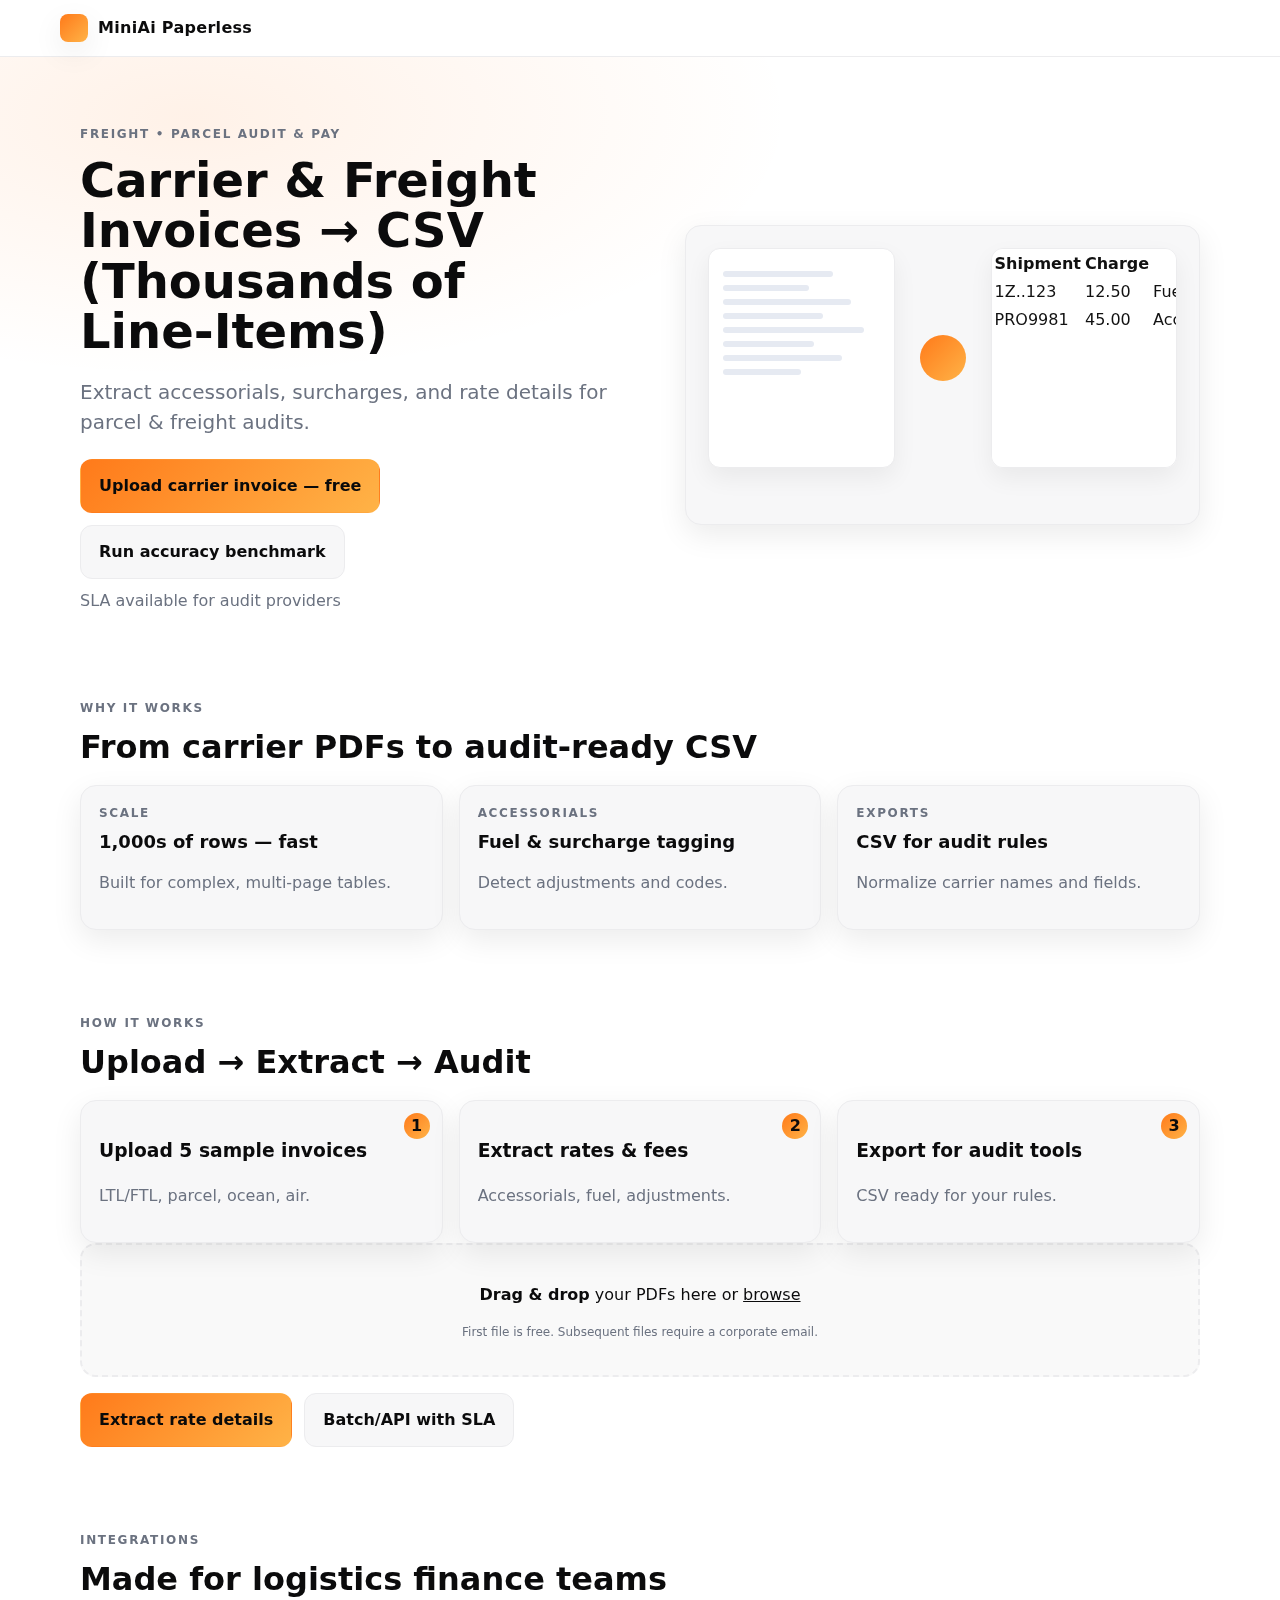
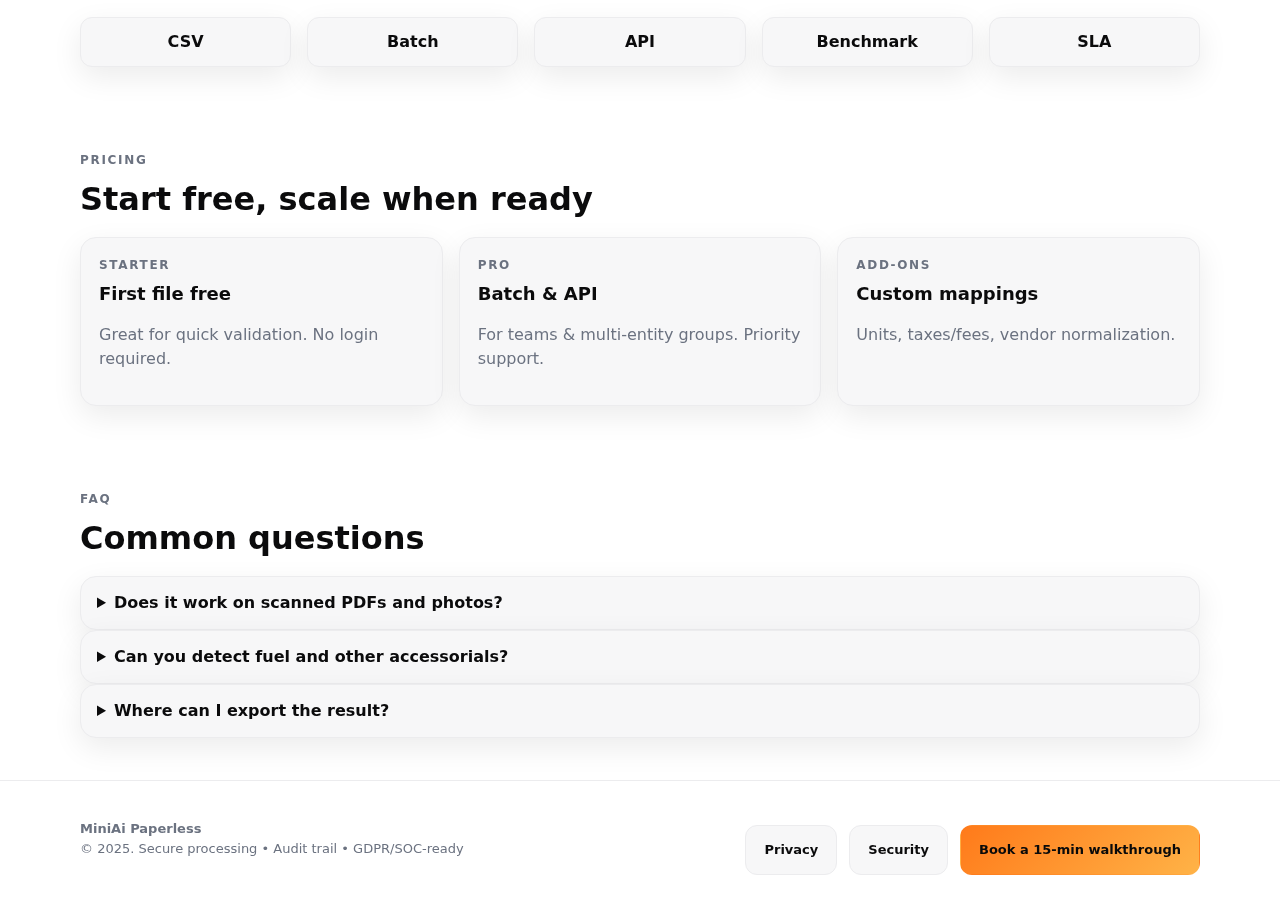
<file: freight.html>
<!DOCTYPE html>
<html lang="en">
<head>
  <meta charset="UTF-8" />
  <meta name="viewport" content="width=device-width, initial-scale=1" />
  <meta name="robots" content="noindex, nofollow" />
  <title>Carrier &amp; Freight Invoices → CSV | Audit‑Ready</title>
  <meta name="description" content="Extract accessorials, surcharges, and rate details. Thousands of rows. Batch/API. Accuracy benchmark."/>
  <style>
    *, *::before, *::after { box-sizing: border-box; }
    html, body { height: 100%; }
    body { margin: 0; font-family: ui-sans-serif, system-ui, -apple-system, Segoe UI, Roboto, Inter, Helvetica, Arial, "Apple Color Emoji", "Segoe UI Emoji"; line-height: 1.5; background:#fff; color:#0b0b0c; }
    img { max-width: 100%; display: block; }
    a { text-decoration: none; color: inherit; }
    :root { --radius:16px; --border:#ececee; --card:#f7f7f8; --muted:#6b7280; --accent:#ff7a1a; --accent2:#ffb347; --shadow:0 10px 30px rgba(0,0,0,.08); }
    .container { width:100%; max-width:1160px; margin:0 auto; padding:0 20px; }
    .topbar { position: sticky; top:0; z-index:40; backdrop-filter:saturate(1.2) blur(8px); background: color-mix(in hsl, #fff 80%, transparent); border-bottom:1px solid var(--border); }
    .topbar-inner { display:flex; align-items:center; justify-content:space-between; gap:16px; padding:14px 0; }
    .brand { display:flex; align-items:center; gap:10px; font-weight:800; letter-spacing:.3px; }
    .brand-badge { width:28px; height:28px; border-radius:8px; background:linear-gradient(135deg, var(--accent), var(--accent2)); box-shadow:var(--shadow); }
    .hero { padding:64px 0 28px; background-image: radial-gradient(600px 260px at 15% 10%, rgba(255,122,26,.10), transparent); }
    .hero-grid { display:grid; grid-template-columns:1.05fr .95fr; gap:36px; align-items:center; }
    .eyebrow { display:inline-flex; gap:8px; font-weight:700; font-size:12px; text-transform:uppercase; letter-spacing:.14em; color:var(--muted); }
    h1 { font-size: clamp(28px, 5vw, 48px); margin:10px 0 8px; line-height:1.05; }
    .subhead { font-size: clamp(15px, 2.2vw, 20px); color:var(--muted); max-width:60ch; }
    .cta-row { display:flex; gap:12px; flex-wrap:wrap; margin-top:22px; }
    .btn { display:inline-flex; align-items:center; gap:10px; padding:14px 18px; border-radius:12px; border:1px solid var(--border); background:var(--card); color:#0b0b0c; font-weight:700; cursor:pointer; }
    .btn.primary { background: linear-gradient(135deg, var(--accent), var(--accent2)); color:#0a0a0a; border-color:transparent; }
    .viz { border:1px solid var(--border); background:var(--card); border-radius:16px; padding:22px; box-shadow:var(--shadow); overflow:hidden; min-height:300px; }
    .viz-grid { display:grid; grid-template-columns:1fr 64px 1fr; gap:16px; align-items:center; }
    .paper, .sheet { border-radius:12px; border:1px solid var(--border); background:#fff; color:#111; box-shadow:0 10px 25px rgba(0,0,0,.06); }
    .paper { height:220px; padding:14px; }
    .sheet { height:220px; overflow:auto; }
    .pdf-lines { height:6px; background:#e6eaf2; margin:8px 0; border-radius:6px; animation:shimmer 2.8s linear infinite; }
    @keyframes shimmer { 0%{opacity:.6} 50%{opacity:1} 100%{opacity:.6} }
    .arrow { display:grid; place-items:center; }
    .arrow .pill { width:46px; height:46px; border-radius:9999px; background:linear-gradient(135deg, var(--accent), var(--accent2)); animation:pulse 2.4s ease-in-out infinite; }
    @keyframes pulse { 0%,100%{transform:scale(1)} 50%{transform:scale(1.08)} }
    .section { padding:42px 0; }
    .kicker { font-weight:800; letter-spacing:.14em; text-transform:uppercase; color:var(--muted); font-size:12px; }
    .h2 { font-size: clamp(22px, 3.5vw, 32px); margin:6px 0 14px; }
    .features { display:grid; grid-template-columns:repeat(3, minmax(0, 1fr)); gap:16px; }
    .card { border:1px solid var(--border); background:var(--card); border-radius:16px; padding:18px; box-shadow:var(--shadow); }
    .card h3 { margin:6px 0 6px; font-size:18px; }
    .muted { color:var(--muted); }
    .steps { display:grid; grid-template-columns:repeat(3, minmax(0, 1fr)); gap:16px; counter-reset: step; }
    .step { border:1px solid var(--border); background:var(--card); border-radius:16px; padding:18px; position:relative; box-shadow:var(--shadow); }
    .step::before { counter-increment:step; content:counter(step); position:absolute; top:12px; right:12px; width:26px; height:26px; border-radius:999px; display:grid; place-items:center; font-weight:800; background:linear-gradient(135deg, var(--accent), var(--accent2)); color:#0b0b0c; }
    .uploader { border:2px dashed var(--border); background: color-mix(in sRGB, var(--card) 80%, transparent); border-radius:16px; padding:22px; text-align:center; }
    .uploader .hint { font-size:12px; color:var(--muted); }
    .trust { display:grid; grid-template-columns:repeat(5, minmax(0, 1fr)); gap:16px; align-items:center; }
    .trust .pill { border:1px solid var(--border); background:var(--card); border-radius:12px; padding:12px 14px; text-align:center; font-weight:700; box-shadow:var(--shadow); }
    .pricing { display:grid; grid-template-columns:repeat(3, minmax(0, 1fr)); gap:16px; }
    details { border:1px solid var(--border); background:var(--card); border-radius:16px; padding:14px 16px; box-shadow:var(--shadow); }
    summary { cursor:pointer; font-weight:700; }
    .footer { border-top:1px solid var(--border); padding:22px 0 40px; color:var(--muted); font-size:13px; }
    @media (max-width: 980px) { .hero-grid{grid-template-columns:1fr} .features,.steps,.pricing,.trust{grid-template-columns:1fr 1fr} }
    @media (max-width: 640px) { .features,.steps,.pricing,.trust{grid-template-columns:1fr} .topbar-inner{flex-wrap:wrap} }
  </style>
</head>
<body>
  <header class="topbar">
    <div class="container topbar-inner">
      <div class="brand">
        <span class="brand-badge" aria-hidden="true"></span>
        <span>MiniAi Paperless</span>
      </div>
    </div>
  </header>

  <main>
    <!-- HERO -->
    <section class="hero">
      <div class="container hero-grid">
        <div>
          <span class="eyebrow" id="eyebrow">Freight • Parcel Audit &amp; Pay</span>
          <h1 id="heroH1">Carrier &amp; Freight Invoices → CSV (Thousands of Line‑Items)</h1>
          <p class="subhead" id="subhead">Extract accessorials, surcharges, and rate details for parcel &amp; freight audits.</p>
          <div class="cta-row">
            <a class="btn primary" href="#uploader" id="ctaPrimary">Upload carrier invoice — free</a>
            <a class="btn" href="#book" id="ctaSecondary">Run accuracy benchmark</a>
          </div>
          <p class="muted" style="margin-top:10px" id="trustNote">SLA available for audit providers</p>
        </div>
        <div>
          <div class="viz">
            <div class="viz-grid">
              <div class="paper">
                <div class="pdf-lines" style="width:70%"></div>
                <div class="pdf-lines" style="width:55%"></div>
                <div class="pdf-lines" style="width:82%"></div>
                <div class="pdf-lines" style="width:64%"></div>
                <div class="pdf-lines" style="width:90%"></div>
                <div class="pdf-lines" style="width:58%"></div>
                <div class="pdf-lines" style="width:76%"></div>
                <div class="pdf-lines" style="width:50%"></div>
              </div>
              <div class="arrow"><div class="pill" title="Parse"></div></div>
              <div class="sheet">
                <table class="table" aria-label="Sample CSV">
                  <thead>
                    <tr><th>Shipment</th><th>Charge</th><th>Type</th><th>Adj</th><th>Note</th></tr>
                  </thead>
                  <tbody id="sampleRows">
                    <tr><td>1Z..123</td><td>12.50</td><td>Fuel</td><td>+0.80</td><td>Zone 5</td></tr>
                    <tr><td>PRO9981</td><td>45.00</td><td>Accessorial</td><td>+5.00</td><td>Residential</td></tr>
                  </tbody>
                </table>
              </div>
            </div>
          </div>
        </div>
      </div>
    </section>

    <!-- FEATURES -->
    <section class="section">
      <div class="container">
        <div class="kicker">Why it works</div>
        <h2 class="h2" id="featuresTitle">From carrier PDFs to audit‑ready CSV</h2>
        <div class="features">
          <div class="card">
            <div class="kicker" id="f1Kicker">Scale</div>
            <h3 id="f1Title">1,000s of rows — fast</h3>
            <p class="muted" id="f1Text">Built for complex, multi‑page tables.</p>
          </div>
          <div class="card">
            <div class="kicker" id="f2Kicker">Accessorials</div>
            <h3 id="f2Title">Fuel &amp; surcharge tagging</h3>
            <p class="muted" id="f2Text">Detect adjustments and codes.</p>
          </div>
          <div class="card">
            <div class="kicker" id="f3Kicker">Exports</div>
            <h3 id="f3Title">CSV for audit rules</h3>
            <p class="muted" id="f3Text">Normalize carrier names and fields.</p>
          </div>
        </div>
      </div>
    </section>

    <!-- HOW IT WORKS + UPLOADER -->
    <section class="section" id="uploader">
      <div class="container">
        <div class="kicker">How it works</div>
        <h2 class="h2" id="stepsTitle">Upload → Extract → Audit</h2>
        <div class="steps">
          <div class="step">
            <h3 id="s1Title">Upload 5 sample invoices</h3>
            <p class="muted" id="s1Text">LTL/FTL, parcel, ocean, air.</p>
          </div>
          <div class="step">
            <h3 id="s2Title">Extract rates &amp; fees</h3>
            <p class="muted" id="s2Text">Accessorials, fuel, adjustments.</p>
          </div>
          <div class="step">
            <h3 id="s3Title">Export for audit tools</h3>
            <p class="muted" id="s3Text">CSV ready for your rules.</p>
          </div>
        </div>

        <div class="uploader" aria-live="polite">
          <p><strong>Drag &amp; drop</strong> your PDFs here or <label style="text-decoration:underline; cursor:pointer"><input type="file" id="file" accept="application/pdf,image/*" hidden multiple> browse</label></p>
          <p class="hint" id="uploadHint">First file is free. Subsequent files require a corporate email.</p>
          <div id="fileInfo" class="muted" style="margin-top:8px"></div>
        </div>

        <div class="cta-row" style="margin-top:16px">
          <a class="btn primary" href="#" id="ctaConvert">Extract rate details</a>
          <a class="btn" href="#" id="ctaAlt">Batch/API with SLA</a>
        </div>
      </div>
    </section>

    <!-- TRUST / INTEGRATIONS -->
    <section class="section">
      <div class="container">
        <div class="kicker">Integrations</div>
        <h2 class="h2" id="integrationsTitle">Made for logistics finance teams</h2>
        <div class="trust" id="trustPills">
          <div class="pill">CSV</div>
          <div class="pill">Batch</div>
          <div class="pill">API</div>
          <div class="pill">Benchmark</div>
          <div class="pill">SLA</div>
        </div>
      </div>
    </section>

    <!-- PRICING (teaser) -->
    <section class="section">
      <div class="container">
        <div class="kicker">Pricing</div>
        <h2 class="h2">Start free, scale when ready</h2>
        <div class="pricing">
          <div class="card">
            <div class="kicker">Starter</div>
            <h3 id="p1Title">First file free</h3>
            <p class="muted" id="p1Text">Great for quick validation. No login required.</p>
          </div>
          <div class="card">
            <div class="kicker">Pro</div>
            <h3 id="p2Title">Batch &amp; API</h3>
            <p class="muted" id="p2Text">For teams &amp; multi‑entity groups. Priority support.</p>
          </div>
          <div class="card">
            <div class="kicker">Add‑ons</div>
            <h3 id="p3Title">Custom mappings</h3>
            <p class="muted" id="p3Text">Units, taxes/fees, vendor normalization.</p>
          </div>
        </div>
      </div>
    </section>

    <!-- FAQ -->
    <section class="section">
      <div class="container">
        <div class="kicker">FAQ</div>
        <h2 class="h2">Common questions</h2>
        <div class="grid">
          <details>
            <summary>Does it work on scanned PDFs and photos?</summary>
            <p>Yes. We handle scans, rotations, and merged cells. Try your files — the first one is free.</p>
          </details>
          <details>
            <summary>Can you detect fuel and other accessorials?</summary>
            <p>Yes. We tag fuel, accessorials, and adjustments with clear codes.</p>
          </details>
          <details>
            <summary>Where can I export the result?</summary>
            <p>CSV for audit rules. Batch/API with SLA available.</p>
          </details>
        </div>
      </div>
    </section>
  </main>

  <footer class="footer">
    <div class="container" id="book">
      <div style="display:flex; gap:16px; align-items:center; justify-content:space-between; flex-wrap:wrap;">
        <div>
          <strong>MiniAi Paperless</strong>
          <div class="muted" id="footerNote">© 2025. Secure processing • Audit trail • GDPR/SOC‑ready</div>
        </div>
        <div class="cta-row">
          <a class="btn" href="#">Privacy</a>
          <a class="btn" href="#">Security</a>
          <a class="btn primary" href="#" id="footerCTA">Book a 15‑min walkthrough</a>
        </div>
      </div>
    </div>
  </footer>

  <script>
    const fileInput = document.getElementById('file');
    const info = document.getElementById('fileInfo');
    if (fileInput) {
      fileInput.addEventListener('change', (e) => {
        const files = e.target.files;
        if (files && files.length) {
          const names = Array.from(files).map(f => `${f.name} (${Math.round(f.size/1024)} KB)`).join(', ');
          info.textContent = `Selected: ${names}`;
        }
      });
    }
  </script>
</body>
</html>
</file>
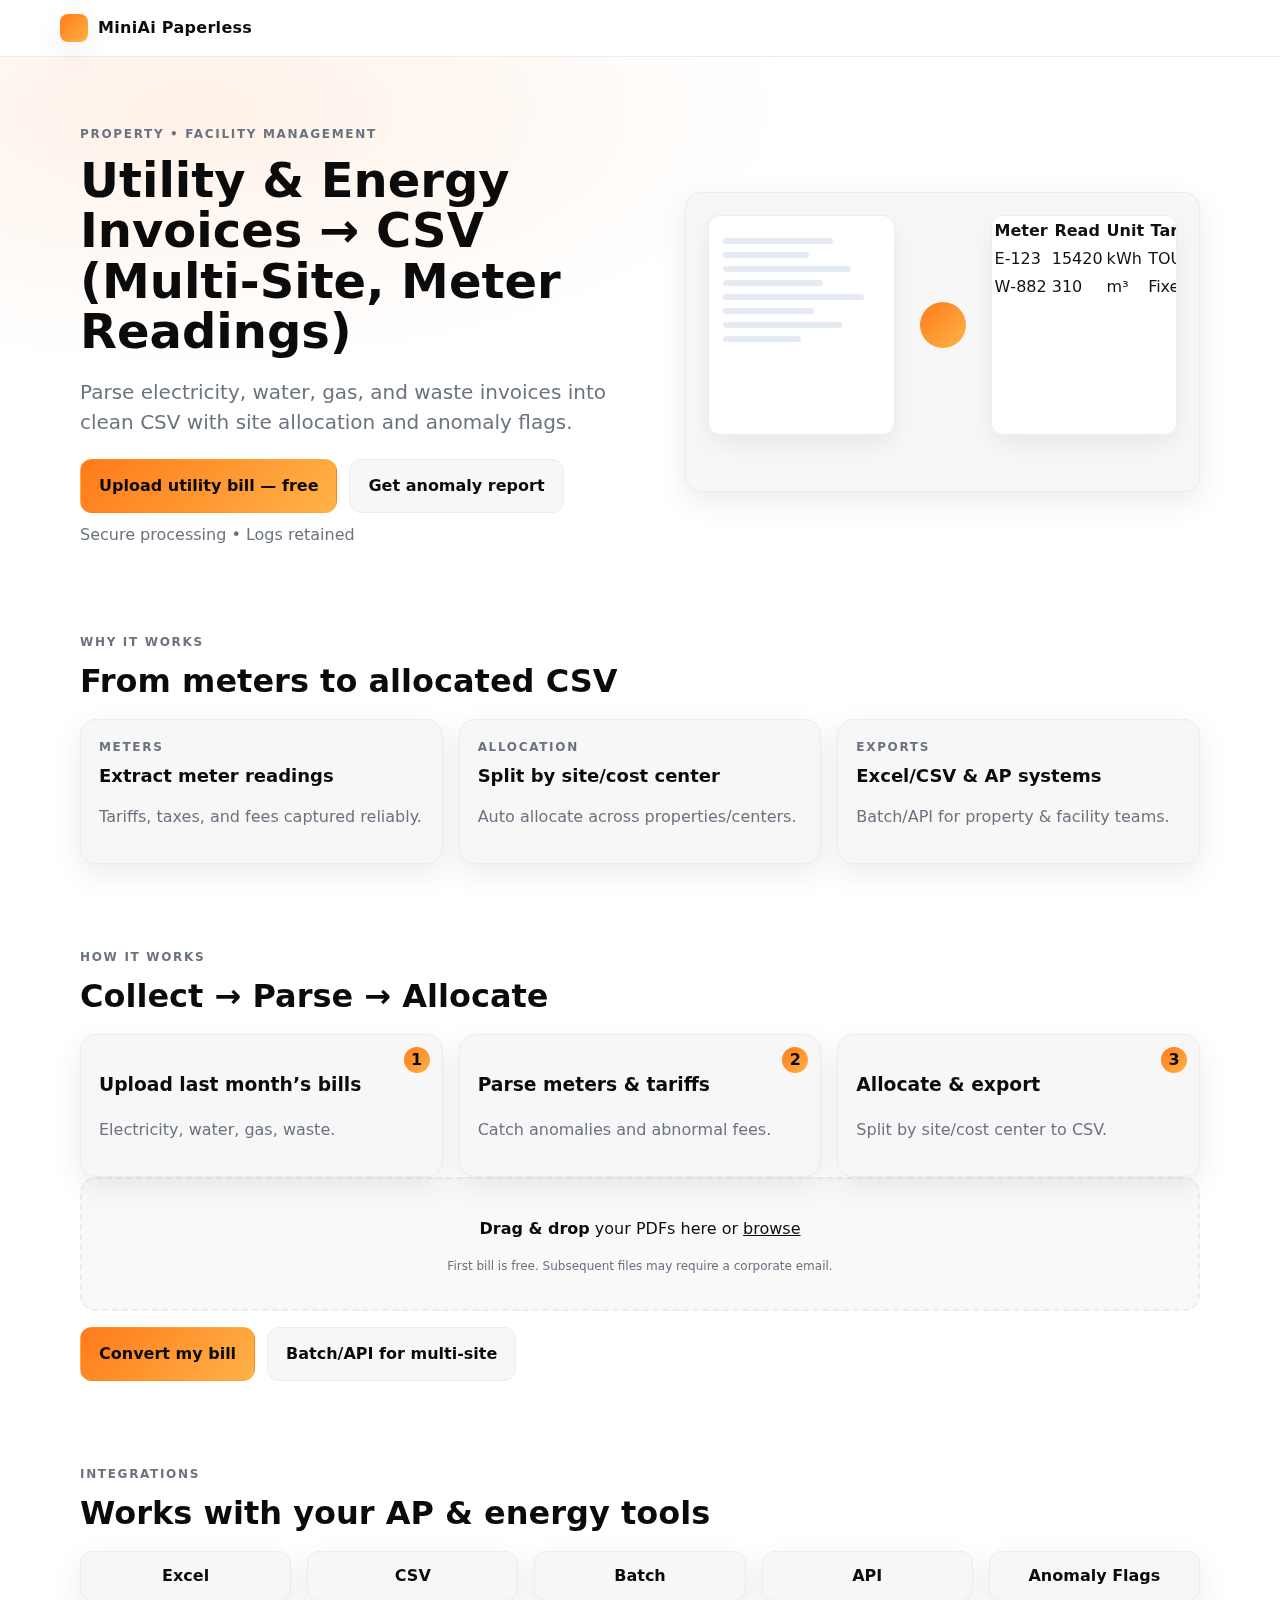
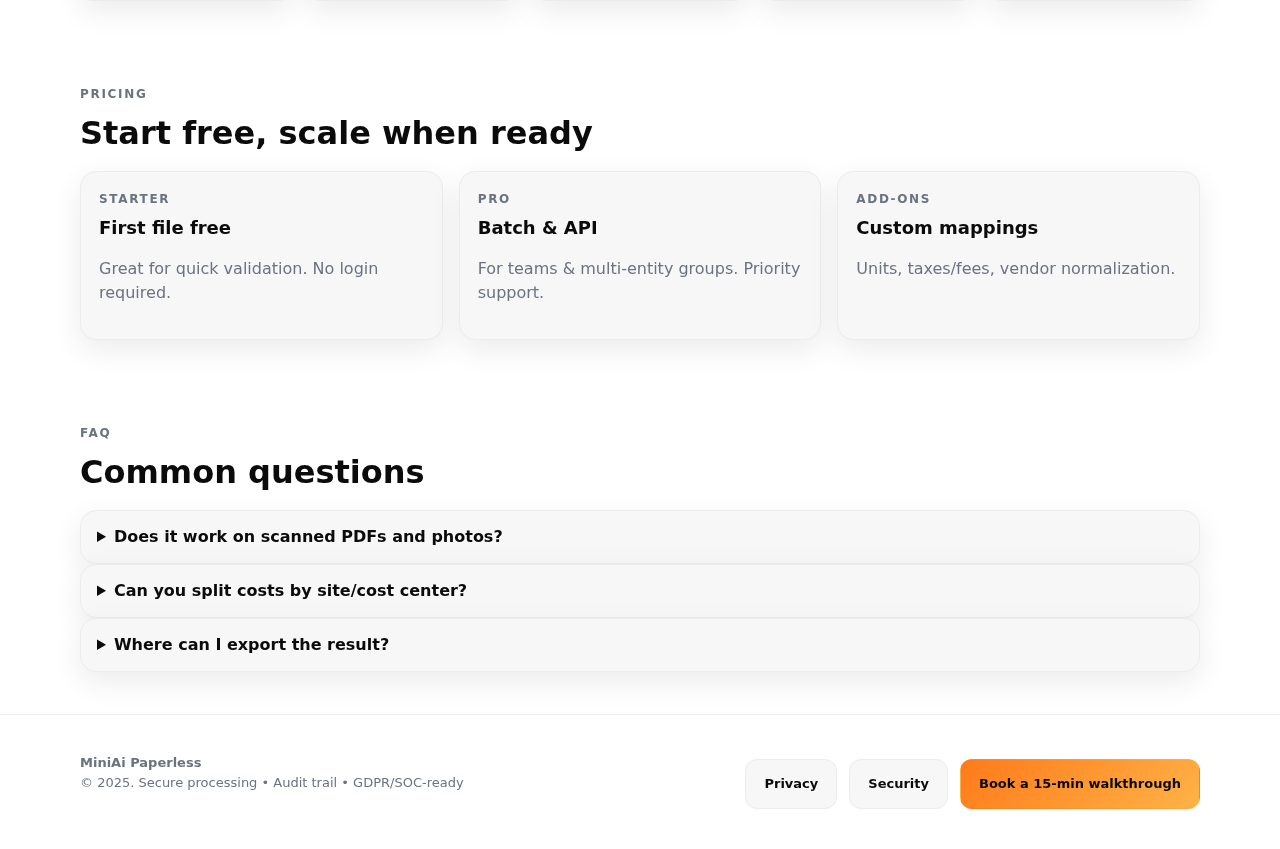
<file: utilities.html>
<!DOCTYPE html>
<html lang="en">
<head>
  <meta charset="UTF-8" />
  <meta name="viewport" content="width=device-width, initial-scale=1" />
  <meta name="robots" content="noindex, nofollow" />
  <title>Utility &amp; Energy Invoices → CSV | Multi‑Site Allocation</title>
  <meta name="description" content="Extract meter readings, tariffs, taxes &amp; fees; allocate by site/cost center. Anomaly flags. Batch/API."/>
  <style>
    *, *::before, *::after { box-sizing: border-box; }
    html, body { height: 100%; }
    body { margin: 0; font-family: ui-sans-serif, system-ui, -apple-system, Segoe UI, Roboto, Inter, Helvetica, Arial, "Apple Color Emoji", "Segoe UI Emoji"; line-height: 1.5; background:#fff; color:#0b0b0c; }
    img { max-width: 100%; display: block; }
    a { text-decoration: none; color: inherit; }
    :root { --radius:16px; --border:#ececee; --card:#f7f7f8; --muted:#6b7280; --accent:#ff7a1a; --accent2:#ffb347; --shadow:0 10px 30px rgba(0,0,0,.08); }
    .container { width:100%; max-width:1160px; margin:0 auto; padding:0 20px; }
    .topbar { position: sticky; top:0; z-index:40; backdrop-filter:saturate(1.2) blur(8px); background: color-mix(in hsl, #fff 80%, transparent); border-bottom:1px solid var(--border); }
    .topbar-inner { display:flex; align-items:center; justify-content:space-between; gap:16px; padding:14px 0; }
    .brand { display:flex; align-items:center; gap:10px; font-weight:800; letter-spacing:.3px; }
    .brand-badge { width:28px; height:28px; border-radius:8px; background:linear-gradient(135deg, var(--accent), var(--accent2)); box-shadow:var(--shadow); }
    .hero { padding:64px 0 28px; background-image: radial-gradient(600px 260px at 15% 10%, rgba(255,122,26,.10), transparent); }
    .hero-grid { display:grid; grid-template-columns:1.05fr .95fr; gap:36px; align-items:center; }
    .eyebrow { display:inline-flex; gap:8px; font-weight:700; font-size:12px; text-transform:uppercase; letter-spacing:.14em; color:var(--muted); }
    h1 { font-size: clamp(28px, 5vw, 48px); margin:10px 0 8px; line-height:1.05; }
    .subhead { font-size: clamp(15px, 2.2vw, 20px); color:var(--muted); max-width:60ch; }
    .cta-row { display:flex; gap:12px; flex-wrap:wrap; margin-top:22px; }
    .btn { display:inline-flex; align-items:center; gap:10px; padding:14px 18px; border-radius:12px; border:1px solid var(--border); background:var(--card); color:#0b0b0c; font-weight:700; cursor:pointer; }
    .btn.primary { background: linear-gradient(135deg, var(--accent), var(--accent2)); color:#0a0a0a; border-color:transparent; }
    .viz { border:1px solid var(--border); background:var(--card); border-radius:16px; padding:22px; box-shadow:var(--shadow); overflow:hidden; min-height:300px; }
    .viz-grid { display:grid; grid-template-columns:1fr 64px 1fr; gap:16px; align-items:center; }
    .paper, .sheet { border-radius:12px; border:1px solid var(--border); background:#fff; color:#111; box-shadow:0 10px 25px rgba(0,0,0,.06); }
    .paper { height:220px; padding:14px; }
    .sheet { height:220px; overflow:auto; }
    .pdf-lines { height:6px; background:#e6eaf2; margin:8px 0; border-radius:6px; animation:shimmer 2.8s linear infinite; }
    @keyframes shimmer { 0%{opacity:.6} 50%{opacity:1} 100%{opacity:.6} }
    .arrow { display:grid; place-items:center; }
    .arrow .pill { width:46px; height:46px; border-radius:9999px; background:linear-gradient(135deg, var(--accent), var(--accent2)); animation:pulse 2.4s ease-in-out infinite; }
    @keyframes pulse { 0%,100%{transform:scale(1)} 50%{transform:scale(1.08)} }
    .section { padding:42px 0; }
    .kicker { font-weight:800; letter-spacing:.14em; text-transform:uppercase; color:var(--muted); font-size:12px; }
    .h2 { font-size: clamp(22px, 3.5vw, 32px); margin:6px 0 14px; }
    .features { display:grid; grid-template-columns:repeat(3, minmax(0, 1fr)); gap:16px; }
    .card { border:1px solid var(--border); background:var(--card); border-radius:16px; padding:18px; box-shadow:var(--shadow); }
    .card h3 { margin:6px 0 6px; font-size:18px; }
    .muted { color:var(--muted); }
    .steps { display:grid; grid-template-columns:repeat(3, minmax(0, 1fr)); gap:16px; counter-reset: step; }
    .step { border:1px solid var(--border); background:var(--card); border-radius:16px; padding:18px; position:relative; box-shadow:var(--shadow); }
    .step::before { counter-increment:step; content:counter(step); position:absolute; top:12px; right:12px; width:26px; height:26px; border-radius:999px; display:grid; place-items:center; font-weight:800; background:linear-gradient(135deg, var(--accent), var(--accent2)); color:#0b0b0c; }
    .uploader { border:2px dashed var(--border); background: color-mix(in sRGB, var(--card) 80%, transparent); border-radius:16px; padding:22px; text-align:center; }
    .uploader .hint { font-size:12px; color:var(--muted); }
    .trust { display:grid; grid-template-columns:repeat(5, minmax(0, 1fr)); gap:16px; align-items:center; }
    .trust .pill { border:1px solid var(--border); background:var(--card); border-radius:12px; padding:12px 14px; text-align:center; font-weight:700; box-shadow:var(--shadow); }
    .pricing { display:grid; grid-template-columns:repeat(3, minmax(0, 1fr)); gap:16px; }
    details { border:1px solid var(--border); background:var(--card); border-radius:16px; padding:14px 16px; box-shadow:var(--shadow); }
    summary { cursor:pointer; font-weight:700; }
    .footer { border-top:1px solid var(--border); padding:22px 0 40px; color:var(--muted); font-size:13px; }
    @media (max-width: 980px) { .hero-grid{grid-template-columns:1fr} .features,.steps,.pricing,.trust{grid-template-columns:1fr 1fr} }
    @media (max-width: 640px) { .features,.steps,.pricing,.trust{grid-template-columns:1fr} .topbar-inner{flex-wrap:wrap} }
  </style>
  <link rel="stylesheet" href="assets/styles.css" />
</head>
<body>
  <header class="topbar">
    <div class="container topbar-inner">
      <div class="brand">
        <span class="brand-badge" aria-hidden="true"></span>
        <span>MiniAi Paperless</span>
      </div>
    </div>
  </header>

  <main>
    <!-- HERO -->
    <section class="hero">
      <div class="container hero-grid">
        <div>
          <span class="eyebrow" id="eyebrow">Property • Facility Management</span>
          <h1 id="heroH1">Utility &amp; Energy Invoices → CSV (Multi‑Site, Meter Readings)</h1>
          <p class="subhead" id="subhead">Parse electricity, water, gas, and waste invoices into clean CSV with site allocation and anomaly flags.</p>
          <div class="cta-row">
            <a class="btn primary" href="#uploader" id="ctaPrimary">Upload utility bill — free</a>
            <a class="btn" href="#book" id="ctaSecondary">Get anomaly report</a>
          </div>
          <p class="muted" style="margin-top:10px" id="trustNote">Secure processing • Logs retained</p>
        </div>
        <div>
          <div class="viz">
            <div class="viz-grid">
              <div class="paper">
                <div class="pdf-lines" style="width:70%"></div>
                <div class="pdf-lines" style="width:55%"></div>
                <div class="pdf-lines" style="width:82%"></div>
                <div class="pdf-lines" style="width:64%"></div>
                <div class="pdf-lines" style="width:90%"></div>
                <div class="pdf-lines" style="width:58%"></div>
                <div class="pdf-lines" style="width:76%"></div>
                <div class="pdf-lines" style="width:50%"></div>
              </div>
              <div class="arrow"><div class="pill" title="Parse"></div></div>
              <div class="sheet">
                <table class="table" aria-label="Sample CSV">
                  <thead>
                    <tr><th>Meter</th><th>Read</th><th>Unit</th><th>Tariff</th><th>Tax</th></tr>
                  </thead>
                  <tbody id="sampleRows">
                    <tr><td>E‑123</td><td>15420</td><td>kWh</td><td>TOU‑B</td><td>5%</td></tr>
                    <tr><td>W‑882</td><td>310</td><td>m³</td><td>Fixed</td><td>0%</td></tr>
                  </tbody>
                </table>
              </div>
            </div>
          </div>
        </div>
      </div>
    </section>

    <!-- FEATURES -->
    <section class="section">
      <div class="container">
        <div class="kicker">Why it works</div>
        <h2 class="h2" id="featuresTitle">From meters to allocated CSV</h2>
        <div class="features">
          <div class="card">
            <div class="kicker" id="f1Kicker">Meters</div>
            <h3 id="f1Title">Extract meter readings</h3>
            <p class="muted" id="f1Text">Tariffs, taxes, and fees captured reliably.</p>
          </div>
          <div class="card">
            <div class="kicker" id="f2Kicker">Allocation</div>
            <h3 id="f2Title">Split by site/cost center</h3>
            <p class="muted" id="f2Text">Auto allocate across properties/centers.</p>
          </div>
          <div class="card">
            <div class="kicker" id="f3Kicker">Exports</div>
            <h3 id="f3Title">Excel/CSV &amp; AP systems</h3>
            <p class="muted" id="f3Text">Batch/API for property &amp; facility teams.</p>
          </div>
        </div>
      </div>
    </section>

    <!-- HOW IT WORKS + UPLOADER -->
    <section class="section" id="uploader">
      <div class="container">
        <div class="kicker">How it works</div>
        <h2 class="h2" id="stepsTitle">Collect → Parse → Allocate</h2>
        <div class="steps">
          <div class="step">
            <h3 id="s1Title">Upload last month’s bills</h3>
            <p class="muted" id="s1Text">Electricity, water, gas, waste.</p>
          </div>
          <div class="step">
            <h3 id="s2Title">Parse meters &amp; tariffs</h3>
            <p class="muted" id="s2Text">Catch anomalies and abnormal fees.</p>
          </div>
          <div class="step">
            <h3 id="s3Title">Allocate &amp; export</h3>
            <p class="muted" id="s3Text">Split by site/cost center to CSV.</p>
          </div>
        </div>

        <div class="uploader" aria-live="polite">
          <p><strong>Drag &amp; drop</strong> your PDFs here or <label style="text-decoration:underline; cursor:pointer"><input type="file" id="file" accept="application/pdf,image/*" hidden multiple> browse</label></p>
          <p class="hint" id="uploadHint">First bill is free. Subsequent files may require a corporate email.</p>
          <div id="fileInfo" class="muted" style="margin-top:8px"></div>
        </div>

        <div id="emailCapture" class="uploader" style="display:none; margin-top:12px">
          <p><strong>Куда отправить результат распознавания?</strong></p>
          <div style="display:flex; gap:8px; flex-wrap:wrap; justify-content:center">
            <input type="email" id="workEmail" placeholder="рабочий e‑mail" style="padding:12px 14px; border:1px solid var(--border); border-radius:12px; min-width:260px">
            <button class="btn primary" id="btnSaveEmail">Продолжить</button>
          </div>
          <p class="hint" id="emailHint">Пожалуйста, укажите корпоративный адрес (не Gmail/Outlook/Yahoo/и т. п.).</p>
          <div id="emailMsg" class="muted" style="margin-top:8px"></div>
        </div>

        <div class="cta-row" style="margin-top:16px">
          <a class="btn primary" href="#" id="ctaConvert">Convert my bill</a>
          <a class="btn" href="#" id="ctaAlt">Batch/API for multi‑site</a>
        </div>
      </div>
    </section>

    <!-- TRUST / INTEGRATIONS -->
    <section class="section">
      <div class="container">
        <div class="kicker">Integrations</div>
        <h2 class="h2" id="integrationsTitle">Works with your AP &amp; energy tools</h2>
        <div class="trust" id="trustPills">
          <div class="pill">Excel</div>
          <div class="pill">CSV</div>
          <div class="pill">Batch</div>
          <div class="pill">API</div>
          <div class="pill">Anomaly Flags</div>
        </div>
      </div>
    </section>

    <!-- PRICING (teaser) -->
    <section class="section">
      <div class="container">
        <div class="kicker">Pricing</div>
        <h2 class="h2">Start free, scale when ready</h2>
        <div class="pricing">
          <div class="card">
            <div class="kicker">Starter</div>
            <h3 id="p1Title">First file free</h3>
            <p class="muted" id="p1Text">Great for quick validation. No login required.</p>
          </div>
          <div class="card">
            <div class="kicker">Pro</div>
            <h3 id="p2Title">Batch &amp; API</h3>
            <p class="muted" id="p2Text">For teams &amp; multi‑entity groups. Priority support.</p>
          </div>
          <div class="card">
            <div class="kicker">Add‑ons</div>
            <h3 id="p3Title">Custom mappings</h3>
            <p class="muted" id="p3Text">Units, taxes/fees, vendor normalization.</p>
          </div>
        </div>
      </div>
    </section>

    <!-- FAQ -->
    <section class="section">
      <div class="container">
        <div class="kicker">FAQ</div>
        <h2 class="h2">Common questions</h2>
        <div class="grid">
          <details>
            <summary>Does it work on scanned PDFs and photos?</summary>
            <p>Yes. We handle scans, rotations, and merged cells. Try your files — the first one is free.</p>
          </details>
          <details>
            <summary>Can you split costs by site/cost center?</summary>
            <p>Yes. We allocate across properties and cost centers with transparent math.</p>
          </details>
          <details>
            <summary>Where can I export the result?</summary>
            <p>Excel/CSV or your AP systems. Batch/API available.</p>
          </details>
        </div>
      </div>
    </section>
  </main>

  <footer class="footer">
    <div class="container" id="book">
      <div style="display:flex; gap:16px; align-items:center; justify-content:space-between; flex-wrap:wrap;">
        <div>
          <strong>MiniAi Paperless</strong>
          <div class="muted" id="footerNote">© 2025. Secure processing • Audit trail • GDPR/SOC‑ready</div>
        </div>
        <div class="cta-row">
          <a class="btn" href="#">Privacy</a>
          <a class="btn" href="#">Security</a>
          <a class="btn primary" href="#" id="footerCTA">Book a 15‑min walkthrough</a>
        </div>
      </div>
    </div>
  </footer>

  <script src="assets/shared.js"></script>
</body>
</html>
</file>
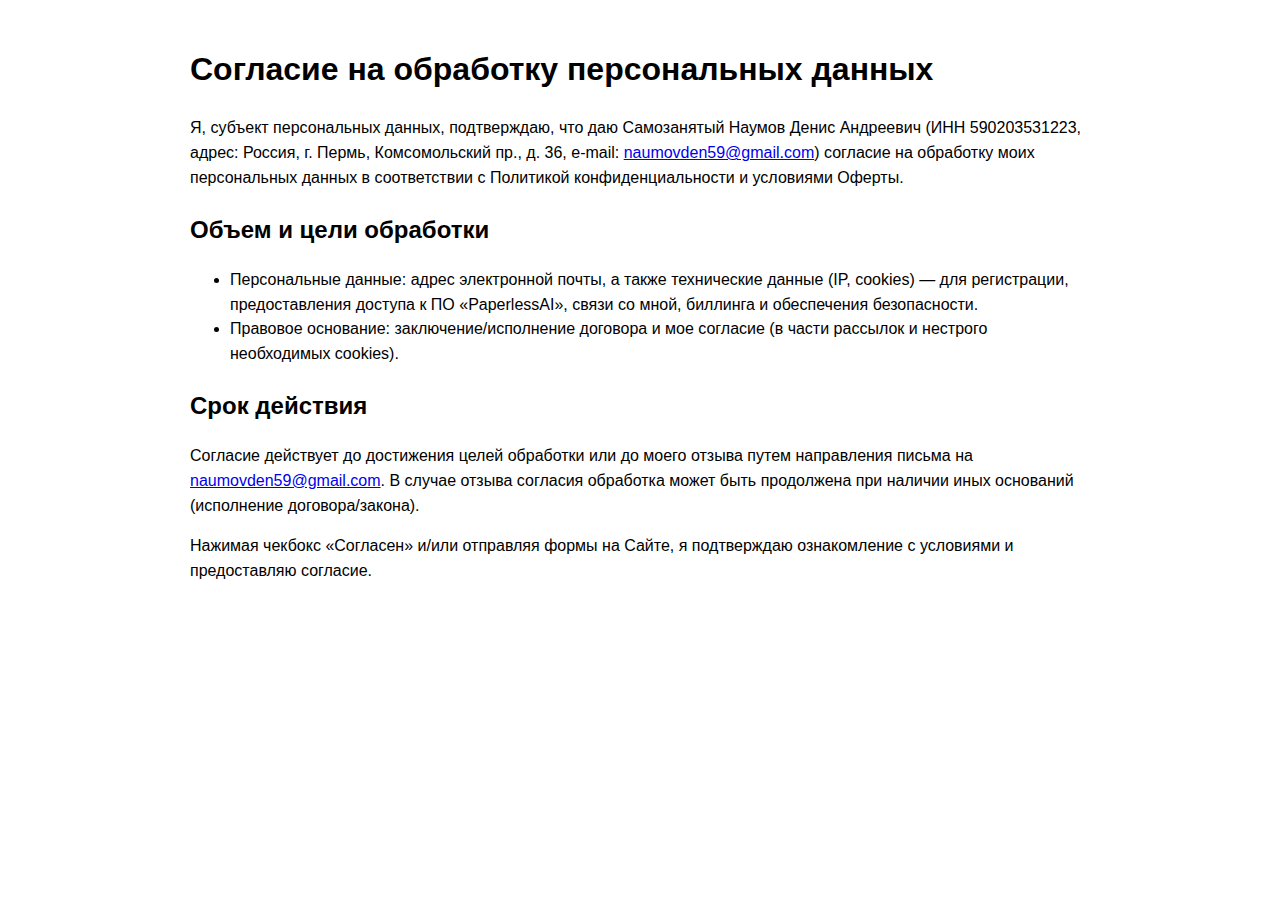
<file: documents/consent_personal_data_ru.html>
<!DOCTYPE html>
<html lang="ru">
<head>
<meta charset="utf-8">
<title>Согласие на обработку персональных данных — PaperlessAI</title>
<meta name="viewport" content="width=device-width, initial-scale=1">
<style>body{font-family:-apple-system,BlinkMacSystemFont,"Segoe UI",Roboto,Arial,"Noto Sans","Liberation Sans",sans-serif;line-height:1.55;padding:24px;max-width:900px;margin:0 auto;}</style>
</head>
<body>
<h1>Согласие на обработку персональных данных</h1>
<p>Я, субъект персональных данных, подтверждаю, что даю Самозанятый Наумов Денис Андреевич (ИНН 590203531223, адрес: Россия, г. Пермь, Комсомольский пр., д. 36, e‑mail: <a href="mailto:naumovden59@gmail.com">naumovden59@gmail.com</a>) согласие на обработку моих персональных данных в соответствии с Политикой конфиденциальности и условиями Оферты.</p>
<h2>Объем и цели обработки</h2>
<ul>
  <li>Персональные данные: адрес электронной почты, а также технические данные (IP, cookies) — для регистрации, предоставления доступа к ПО «PaperlessAI», связи со мной, биллинга и обеспечения безопасности.</li>
  <li>Правовое основание: заключение/исполнение договора и мое согласие (в части рассылок и нестрого необходимых cookies).</li>
</ul>
<h2>Срок действия</h2>
<p>Согласие действует до достижения целей обработки или до моего отзыва путем направления письма на <a href="mailto:naumovden59@gmail.com">naumovden59@gmail.com</a>. В случае отзыва согласия обработка может быть продолжена при наличии иных оснований (исполнение договора/закона).</p>
<p>Нажимая чекбокс «Согласен» и/или отправляя формы на Сайте, я подтверждаю ознакомление с условиями и предоставляю согласие.</p>
</body>
</html>
</file>
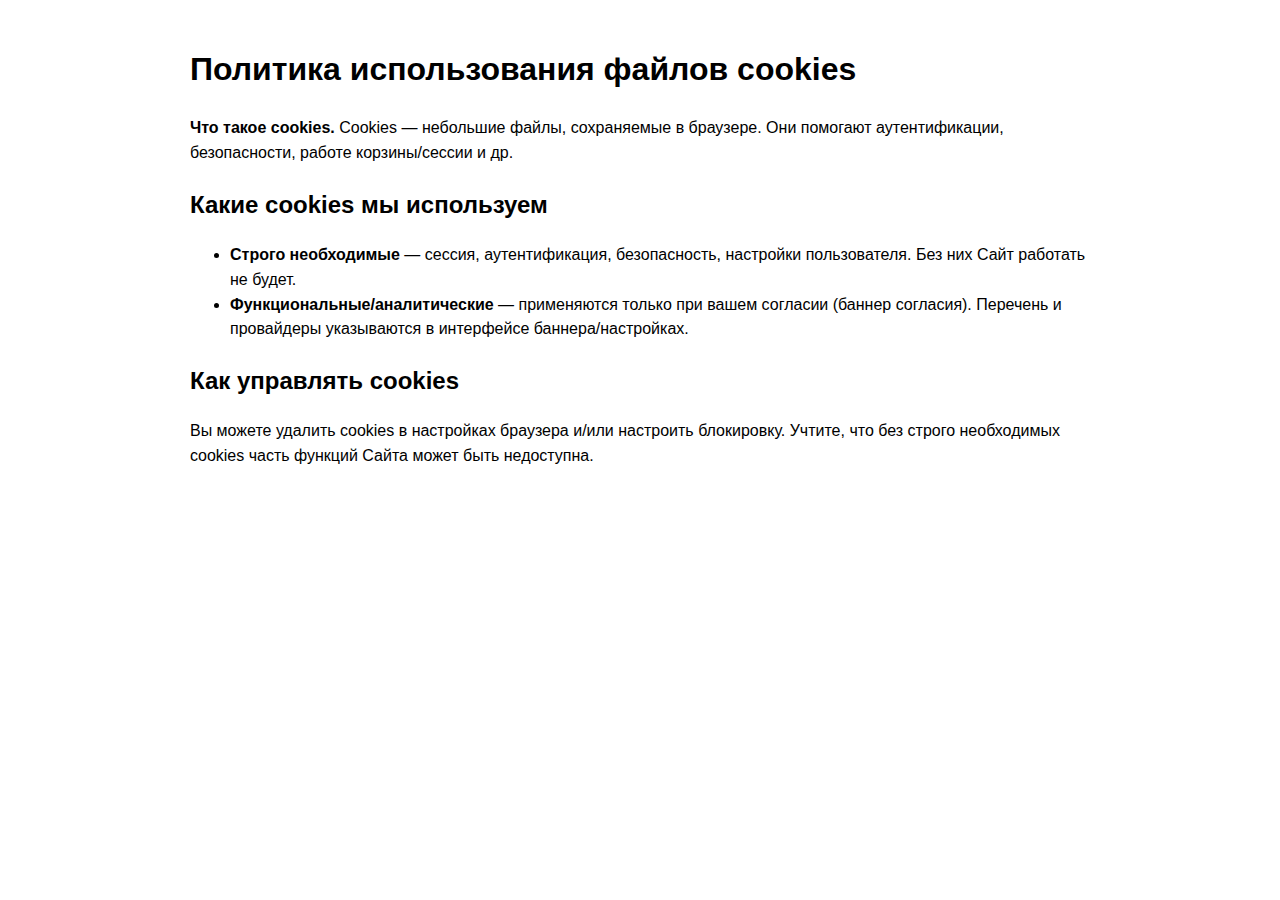
<file: documents/cookies_policy_ru.html>
<!DOCTYPE html>
<html lang="ru">
<head>
<meta charset="utf-8">
<title>Политика cookies — PaperlessAI</title>
<meta name="viewport" content="width=device-width, initial-scale=1">
<style>body{font-family:-apple-system,BlinkMacSystemFont,"Segoe UI",Roboto,Arial,"Noto Sans","Liberation Sans",sans-serif;line-height:1.55;padding:24px;max-width:900px;margin:0 auto;}</style>
</head>
<body>
<h1>Политика использования файлов cookies</h1>
<p><b>Что такое cookies.</b> Cookies — небольшие файлы, сохраняемые в браузере. Они помогают аутентификации, безопасности, работе корзины/сессии и др.</p>
<h2>Какие cookies мы используем</h2>
<ul>
  <li><b>Строго необходимые</b> — сессия, аутентификация, безопасность, настройки пользователя. Без них Сайт работать не будет.</li>
  <li><b>Функциональные/аналитические</b> — применяются только при вашем согласии (баннер согласия). Перечень и провайдеры указываются в интерфейсе баннера/настройках.</li>
</ul>
<h2>Как управлять cookies</h2>
<p>Вы можете удалить cookies в настройках браузера и/или настроить блокировку. Учтите, что без строго необходимых cookies часть функций Сайта может быть недоступна.</p>
</body>
</html>
</file>
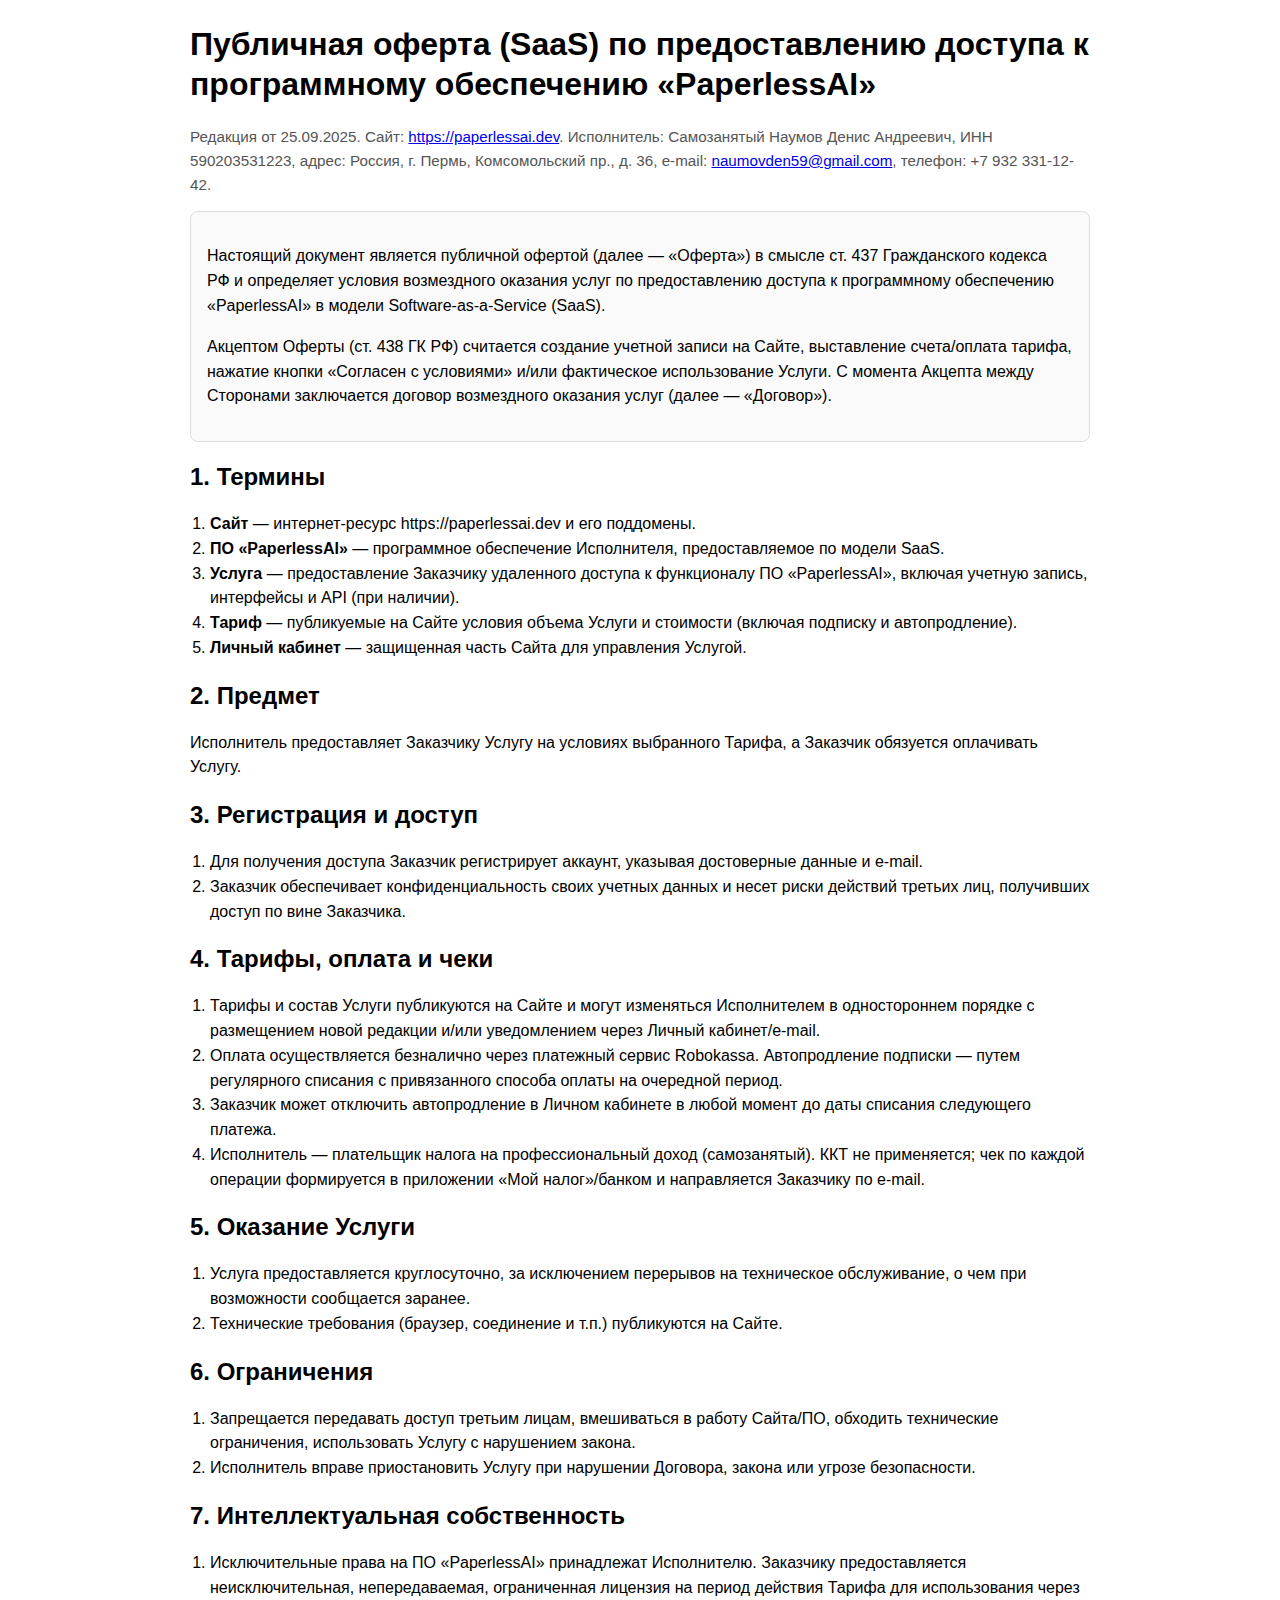
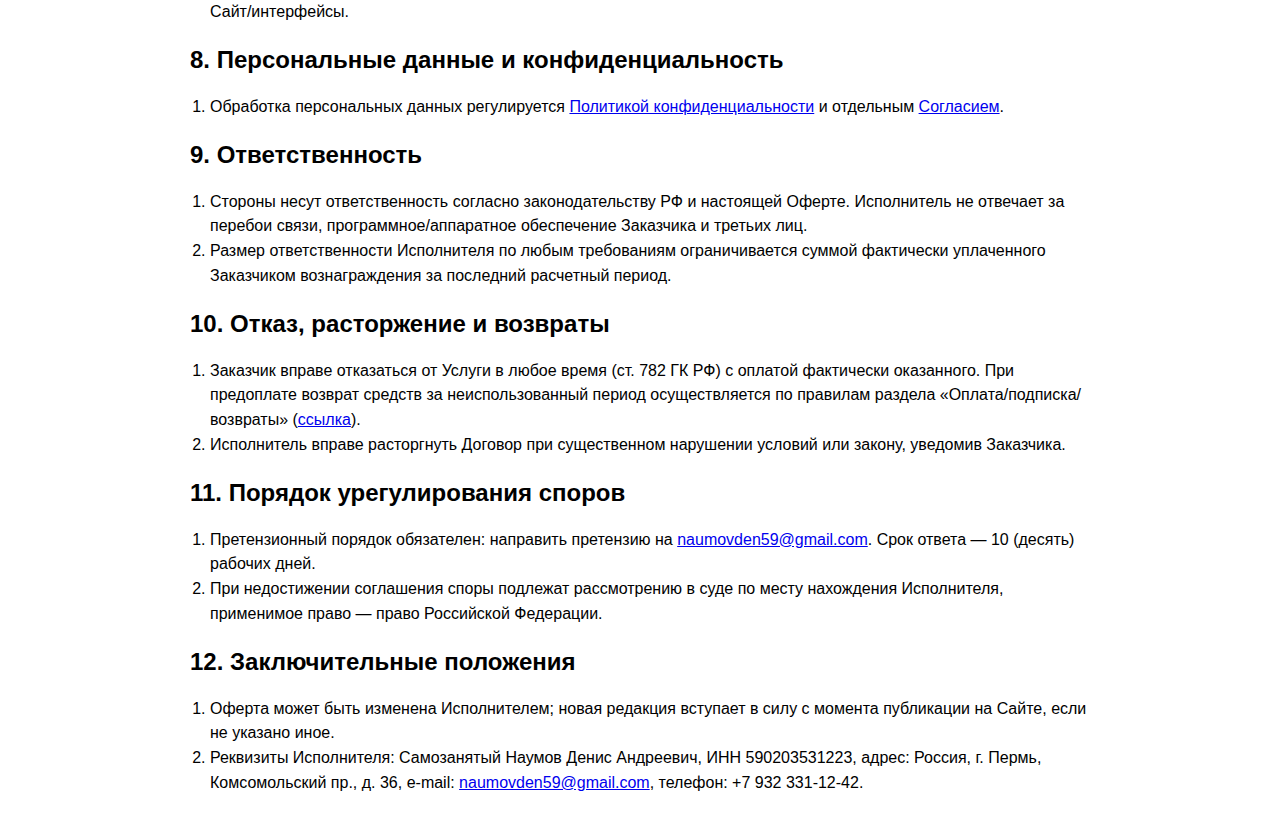
<file: documents/oferta_saas_paperlessai_ru.html>
<!DOCTYPE html>
<html lang="ru">
<head>
<meta charset="utf-8">
<title>Публичная оферта (SaaS) — PaperlessAI</title>
<meta name="viewport" content="width=device-width, initial-scale=1">
<style>
  body { font-family: -apple-system, BlinkMacSystemFont, "Segoe UI", Roboto, Arial, "Noto Sans", "Liberation Sans", sans-serif; line-height:1.55; padding:24px; max-width:900px; margin:0 auto; }
  h1,h2,h3 { line-height:1.25; }
  h1 { margin-top:0; }
  .meta { color:#555; font-size:0.95em; }
  ol { padding-left:20px; }
  .box { border:1px solid #ddd; border-radius:8px; padding:16px; background:#fafafa; }
</style>
</head>
<body>
<h1>Публичная оферта (SaaS) по предоставлению доступа к программному обеспечению «PaperlessAI»</h1>
<p class="meta">Редакция от 25.09.2025. Сайт: <a href="https://paperlessai.dev">https://paperlessai.dev</a>. Исполнитель: Самозанятый Наумов Денис Андреевич, ИНН 590203531223, адрес: Россия, г. Пермь, Комсомольский пр., д. 36, e‑mail: <a href="mailto:naumovden59@gmail.com">naumovden59@gmail.com</a>, телефон: +7 932 331-12-42.</p>

<div class="box">
<p>Настоящий документ является публичной офертой (далее — «Оферта») в смысле ст. 437 Гражданского кодекса РФ и определяет условия возмездного оказания услуг по предоставлению доступа к программному обеспечению «PaperlessAI» в модели Software‑as‑a‑Service (SaaS).</p>
<p>Акцептом Оферты (ст. 438 ГК РФ) считается создание учетной записи на Сайте, выставление счета/оплата тарифа, нажатие кнопки «Согласен с условиями» и/или фактическое использование Услуги. С момента Акцепта между Сторонами заключается договор возмездного оказания услуг (далее — «Договор»).</p>
</div>

<h2>1. Термины</h2>
<ol>
  <li><b>Сайт</b> — интернет‑ресурс https://paperlessai.dev и его поддомены.</li>
  <li><b>ПО «PaperlessAI»</b> — программное обеспечение Исполнителя, предоставляемое по модели SaaS.</li>
  <li><b>Услуга</b> — предоставление Заказчику удаленного доступа к функционалу ПО «PaperlessAI», включая учетную запись, интерфейсы и API (при наличии).</li>
  <li><b>Тариф</b> — публикуемые на Сайте условия объема Услуги и стоимости (включая подписку и автопродление).</li>
  <li><b>Личный кабинет</b> — защищенная часть Сайта для управления Услугой.</li>
</ol>

<h2>2. Предмет</h2>
<p>Исполнитель предоставляет Заказчику Услугу на условиях выбранного Тарифа, а Заказчик обязуется оплачивать Услугу.</p>

<h2>3. Регистрация и доступ</h2>
<ol>
  <li>Для получения доступа Заказчик регистрирует аккаунт, указывая достоверные данные и e‑mail.</li>
  <li>Заказчик обеспечивает конфиденциальность своих учетных данных и несет риски действий третьих лиц, получивших доступ по вине Заказчика.</li>
</ol>

<h2>4. Тарифы, оплата и чеки</h2>
<ol>
  <li>Тарифы и состав Услуги публикуются на Сайте и могут изменяться Исполнителем в одностороннем порядке с размещением новой редакции и/или уведомлением через Личный кабинет/e‑mail.</li>
  <li>Оплата осуществляется безналично через платежный сервис Robokassa. Автопродление подписки — путем регулярного списания с привязанного способа оплаты на очередной период.</li>
  <li>Заказчик может отключить автопродление в Личном кабинете в любой момент до даты списания следующего платежа.</li>
  <li>Исполнитель — плательщик налога на профессиональный доход (самозанятый). ККТ не применяется; чек по каждой операции формируется в приложении «Мой налог»/банком и направляется Заказчику по e‑mail.</li>
</ol>

<h2>5. Оказание Услуги</h2>
<ol>
  <li>Услуга предоставляется круглосуточно, за исключением перерывов на техническое обслуживание, о чем при возможности сообщается заранее.</li>
  <li>Технические требования (браузер, соединение и т.п.) публикуются на Сайте.</li>
</ol>

<h2>6. Ограничения</h2>
<ol>
  <li>Запрещается передавать доступ третьим лицам, вмешиваться в работу Сайта/ПО, обходить технические ограничения, использовать Услугу с нарушением закона.</li>
  <li>Исполнитель вправе приостановить Услугу при нарушении Договора, закона или угрозе безопасности.</li>
</ol>

<h2>7. Интеллектуальная собственность</h2>
<ol>
  <li>Исключительные права на ПО «PaperlessAI» принадлежат Исполнителю. Заказчику предоставляется неисключительная, непередаваемая, ограниченная лицензия на период действия Тарифа для использования через Сайт/интерфейсы.</li>
</ol>

<h2>8. Персональные данные и конфиденциальность</h2>
<ol>
  <li>Обработка персональных данных регулируется <a href="privacy_policy_ru.html">Политикой конфиденциальности</a> и отдельным <a href="consent_personal_data_ru.html">Согласием</a>.</li>
</ol>

<h2>9. Ответственность</h2>
<ol>
  <li>Стороны несут ответственность согласно законодательству РФ и настоящей Оферте. Исполнитель не отвечает за перебои связи, программное/аппаратное обеспечение Заказчика и третьих лиц.</li>
  <li>Размер ответственности Исполнителя по любым требованиям ограничивается суммой фактически уплаченного Заказчиком вознаграждения за последний расчетный период.</li>
</ol>

<h2>10. Отказ, расторжение и возвраты</h2>
<ol>
  <li>Заказчик вправе отказаться от Услуги в любое время (ст. 782 ГК РФ) с оплатой фактически оказанного. При предоплате возврат средств за неиспользованный период осуществляется по правилам раздела «Оплата/подписка/возвраты» (<a href="payments_subscription_refund_ru.html">ссылка</a>).</li>
  <li>Исполнитель вправе расторгнуть Договор при существенном нарушении условий или закону, уведомив Заказчика.</li>
</ol>

<h2>11. Порядок урегулирования споров</h2>
<ol>
  <li>Претензионный порядок обязателен: направить претензию на <a href="mailto:naumovden59@gmail.com">naumovden59@gmail.com</a>. Срок ответа — 10 (десять) рабочих дней.</li>
  <li>При недостижении соглашения споры подлежат рассмотрению в суде по месту нахождения Исполнителя, применимое право — право Российской Федерации.</li>
</ol>

<h2>12. Заключительные положения</h2>
<ol>
  <li>Оферта может быть изменена Исполнителем; новая редакция вступает в силу с момента публикации на Сайте, если не указано иное.</li>
  <li>Реквизиты Исполнителя: Самозанятый Наумов Денис Андреевич, ИНН 590203531223, адрес: Россия, г. Пермь, Комсомольский пр., д. 36, e‑mail: <a href="mailto:naumovden59@gmail.com">naumovden59@gmail.com</a>, телефон: +7 932 331-12-42.</li>
</ol>
</body>
</html>
</file>
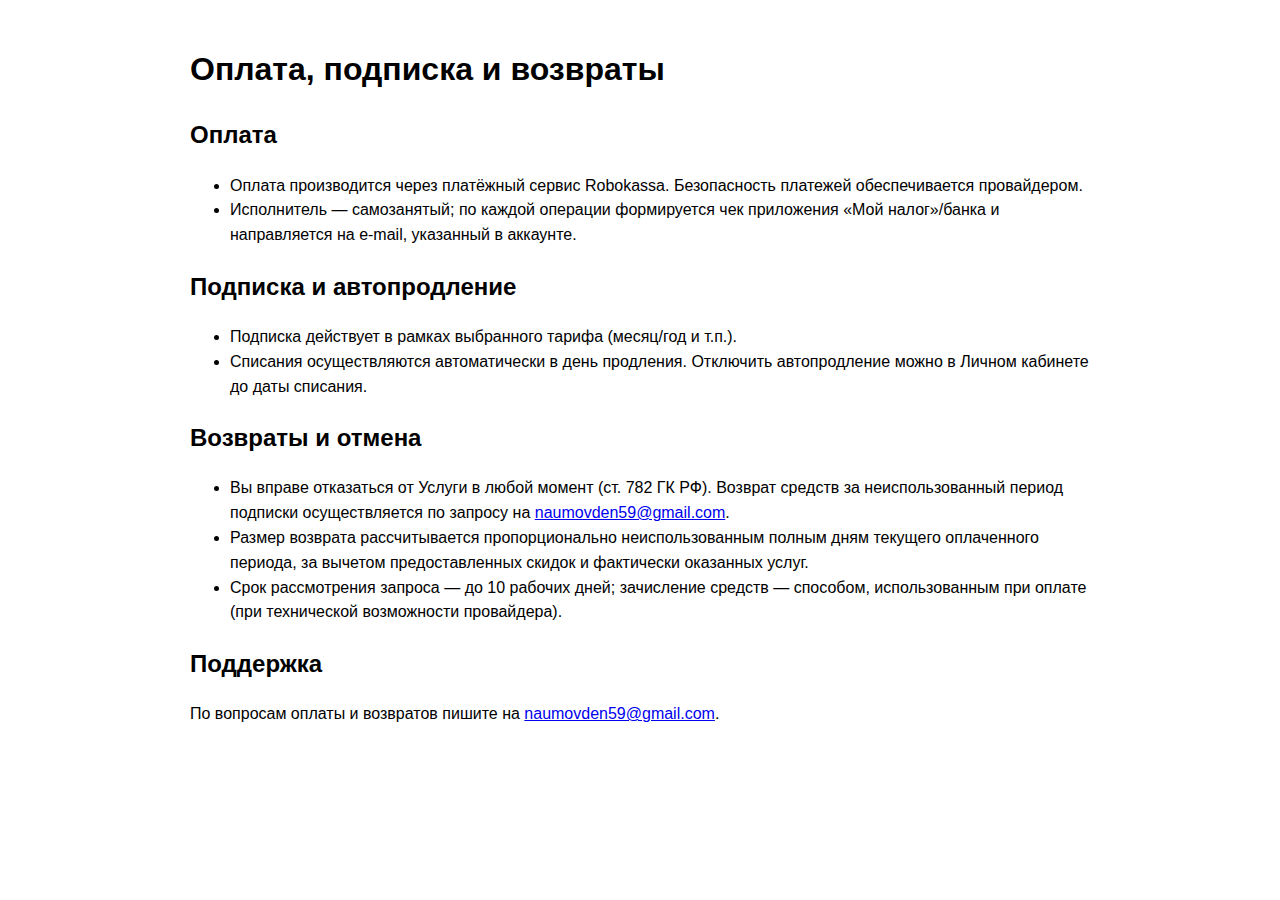
<file: documents/payments_subscription_refund_ru.html>
<!DOCTYPE html>
<html lang="ru">
<head>
<meta charset="utf-8">
<title>Оплата, подписка и возвраты — PaperlessAI</title>
<meta name="viewport" content="width=device-width, initial-scale=1">
<style>body{font-family:-apple-system,BlinkMacSystemFont,"Segoe UI",Roboto,Arial,"Noto Sans","Liberation Sans",sans-serif;line-height:1.55;padding:24px;max-width:900px;margin:0 auto;}</style>
</head>
<body>
<h1>Оплата, подписка и возвраты</h1>
<h2>Оплата</h2>
<ul>
  <li>Оплата производится через платёжный сервис Robokassa. Безопасность платежей обеспечивается провайдером.</li>
  <li>Исполнитель — самозанятый; по каждой операции формируется чек приложения «Мой налог»/банка и направляется на e‑mail, указанный в аккаунте.</li>
</ul>
<h2>Подписка и автопродление</h2>
<ul>
  <li>Подписка действует в рамках выбранного тарифа (месяц/год и т.п.).</li>
  <li>Списания осуществляются автоматически в день продления. Отключить автопродление можно в Личном кабинете до даты списания.</li>
</ul>
<h2>Возвраты и отмена</h2>
<ul>
  <li>Вы вправе отказаться от Услуги в любой момент (ст. 782 ГК РФ). Возврат средств за неиспользованный период подписки осуществляется по запросу на <a href="mailto:naumovden59@gmail.com">naumovden59@gmail.com</a>.</li>
  <li>Размер возврата рассчитывается пропорционально неиспользованным полным дням текущего оплаченного периода, за вычетом предоставленных скидок и фактически оказанных услуг.</li>
  <li>Срок рассмотрения запроса — до 10 рабочих дней; зачисление средств — способом, использованным при оплате (при технической возможности провайдера).</li>
</ul>
<h2>Поддержка</h2>
<p>По вопросам оплаты и возвратов пишите на <a href="mailto:naumovden59@gmail.com">naumovden59@gmail.com</a>.</p>
</body>
</html>
</file>
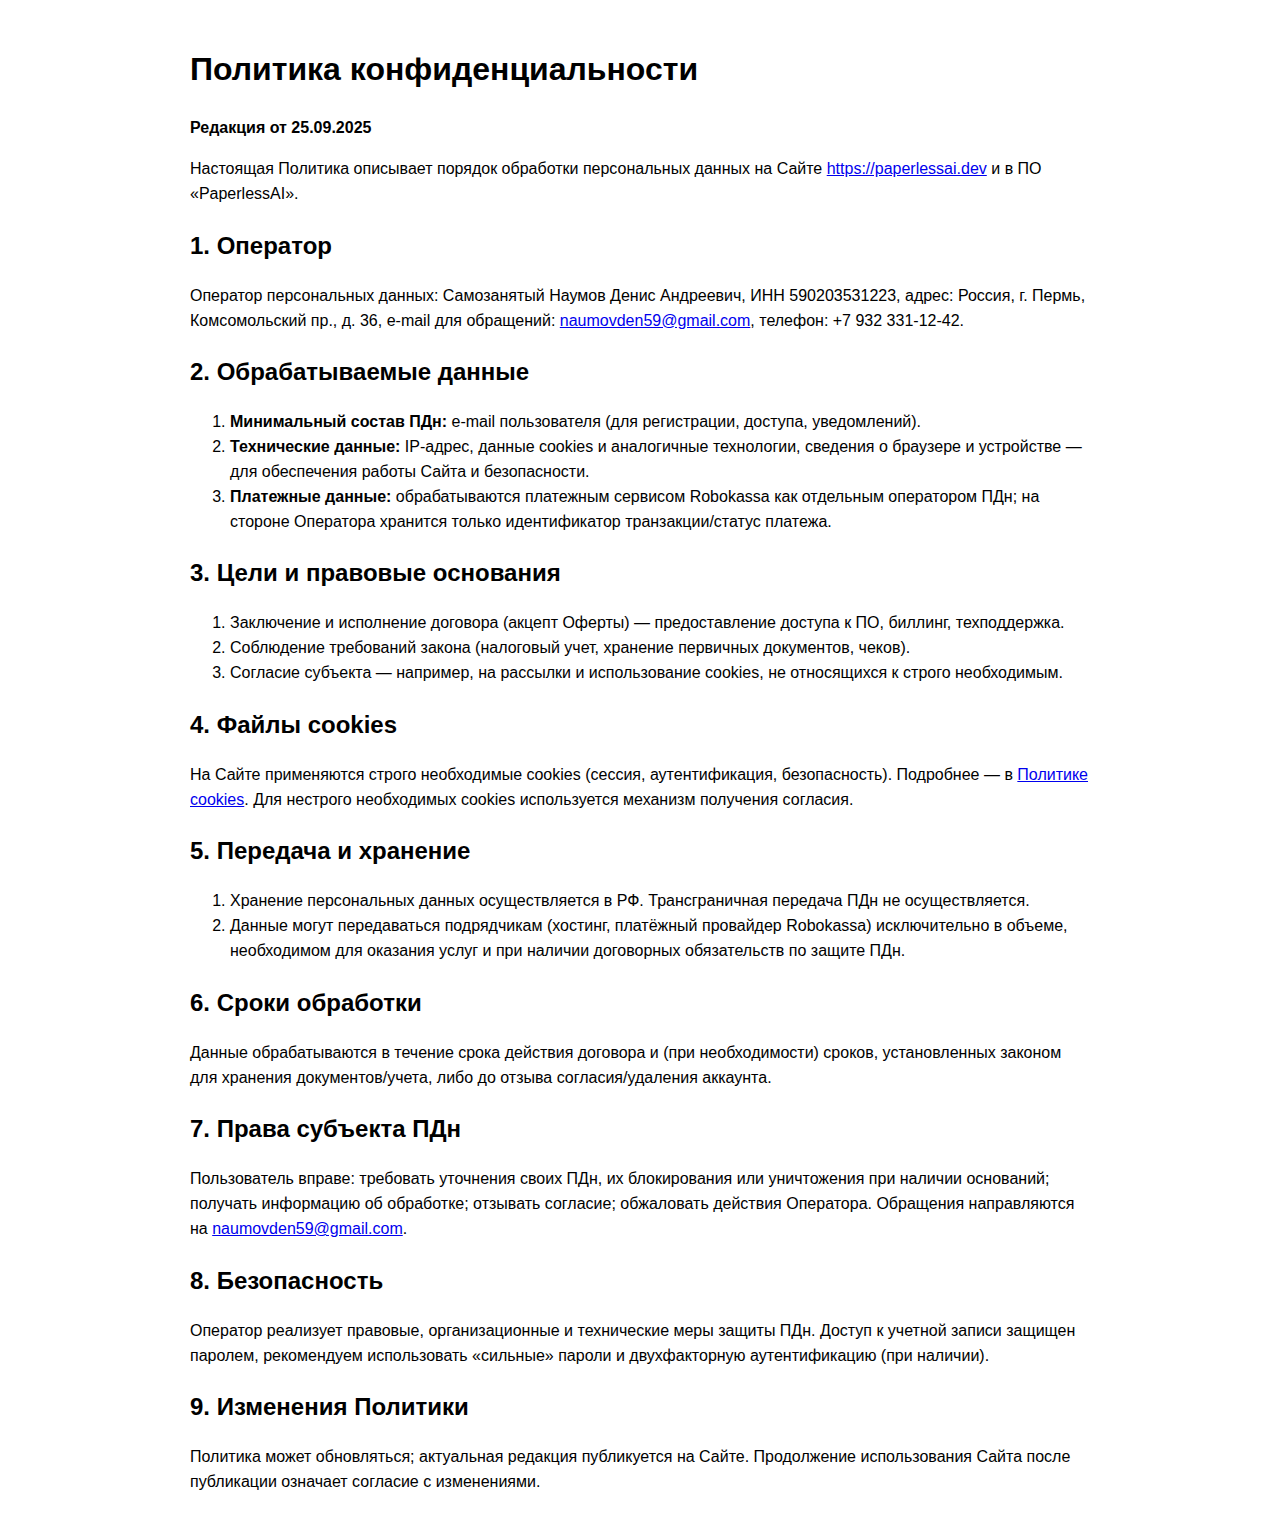
<file: documents/privacy_policy_ru.html>
<!DOCTYPE html>
<html lang="ru">
<head>
<meta charset="utf-8">
<title>Политика конфиденциальности — PaperlessAI</title>
<meta name="viewport" content="width=device-width, initial-scale=1">
<style>body{font-family:-apple-system,BlinkMacSystemFont,"Segoe UI",Roboto,Arial,"Noto Sans","Liberation Sans",sans-serif;line-height:1.55;padding:24px;max-width:900px;margin:0 auto;}</style>
</head>
<body>
<h1>Политика конфиденциальности</h1>
<p><b>Редакция от 25.09.2025</b></p>
<p>Настоящая Политика описывает порядок обработки персональных данных на Сайте <a href="https://paperlessai.dev">https://paperlessai.dev</a> и в ПО «PaperlessAI».</p>

<h2>1. Оператор</h2>
<p>Оператор персональных данных: Самозанятый Наумов Денис Андреевич, ИНН 590203531223, адрес: Россия, г. Пермь, Комсомольский пр., д. 36, e‑mail для обращений: <a href="mailto:naumovden59@gmail.com">naumovden59@gmail.com</a>, телефон: +7 932 331-12-42.</p>

<h2>2. Обрабатываемые данные</h2>
<ol>
  <li><b>Минимальный состав ПДн:</b> e‑mail пользователя (для регистрации, доступа, уведомлений).</li>
  <li><b>Технические данные:</b> IP‑адрес, данные cookies и аналогичные технологии, сведения о браузере и устройстве — для обеспечения работы Сайта и безопасности.</li>
  <li><b>Платежные данные:</b> обрабатываются платежным сервисом Robokassa как отдельным оператором ПДн; на стороне Оператора хранится только идентификатор транзакции/статус платежа.</li>
</ol>

<h2>3. Цели и правовые основания</h2>
<ol>
  <li>Заключение и исполнение договора (акцепт Оферты) — предоставление доступа к ПО, биллинг, техподдержка.</li>
  <li>Соблюдение требований закона (налоговый учет, хранение первичных документов, чеков).</li>
  <li>Согласие субъекта — например, на рассылки и использование cookies, не относящихся к строго необходимым.</li>
</ol>

<h2>4. Файлы cookies</h2>
<p>На Сайте применяются строго необходимые cookies (сессия, аутентификация, безопасность). Подробнее — в <a href="cookies_policy_ru.html">Политике cookies</a>. Для нестрого необходимых cookies используется механизм получения согласия.</p>

<h2>5. Передача и хранение</h2>
<ol>
  <li>Хранение персональных данных осуществляется в РФ. Трансграничная передача ПДн не осуществляется.</li>
  <li>Данные могут передаваться подрядчикам (хостинг, платёжный провайдер Robokassa) исключительно в объеме, необходимом для оказания услуг и при наличии договорных обязательств по защите ПДн.</li>
</ol>

<h2>6. Сроки обработки</h2>
<p>Данные обрабатываются в течение срока действия договора и (при необходимости) сроков, установленных законом для хранения документов/учета, либо до отзыва согласия/удаления аккаунта.</p>

<h2>7. Права субъекта ПДн</h2>
<p>Пользователь вправе: требовать уточнения своих ПДн, их блокирования или уничтожения при наличии оснований; получать информацию об обработке; отзывать согласие; обжаловать действия Оператора. Обращения направляются на <a href="mailto:naumovden59@gmail.com">naumovden59@gmail.com</a>.</p>

<h2>8. Безопасность</h2>
<p>Оператор реализует правовые, организационные и технические меры защиты ПДн. Доступ к учетной записи защищен паролем, рекомендуем использовать «сильные» пароли и двухфакторную аутентификацию (при наличии).</p>

<h2>9. Изменения Политики</h2>
<p>Политика может обновляться; актуальная редакция публикуется на Сайте. Продолжение использования Сайта после публикации означает согласие с изменениями.</p>
</body>
</html>
</file>
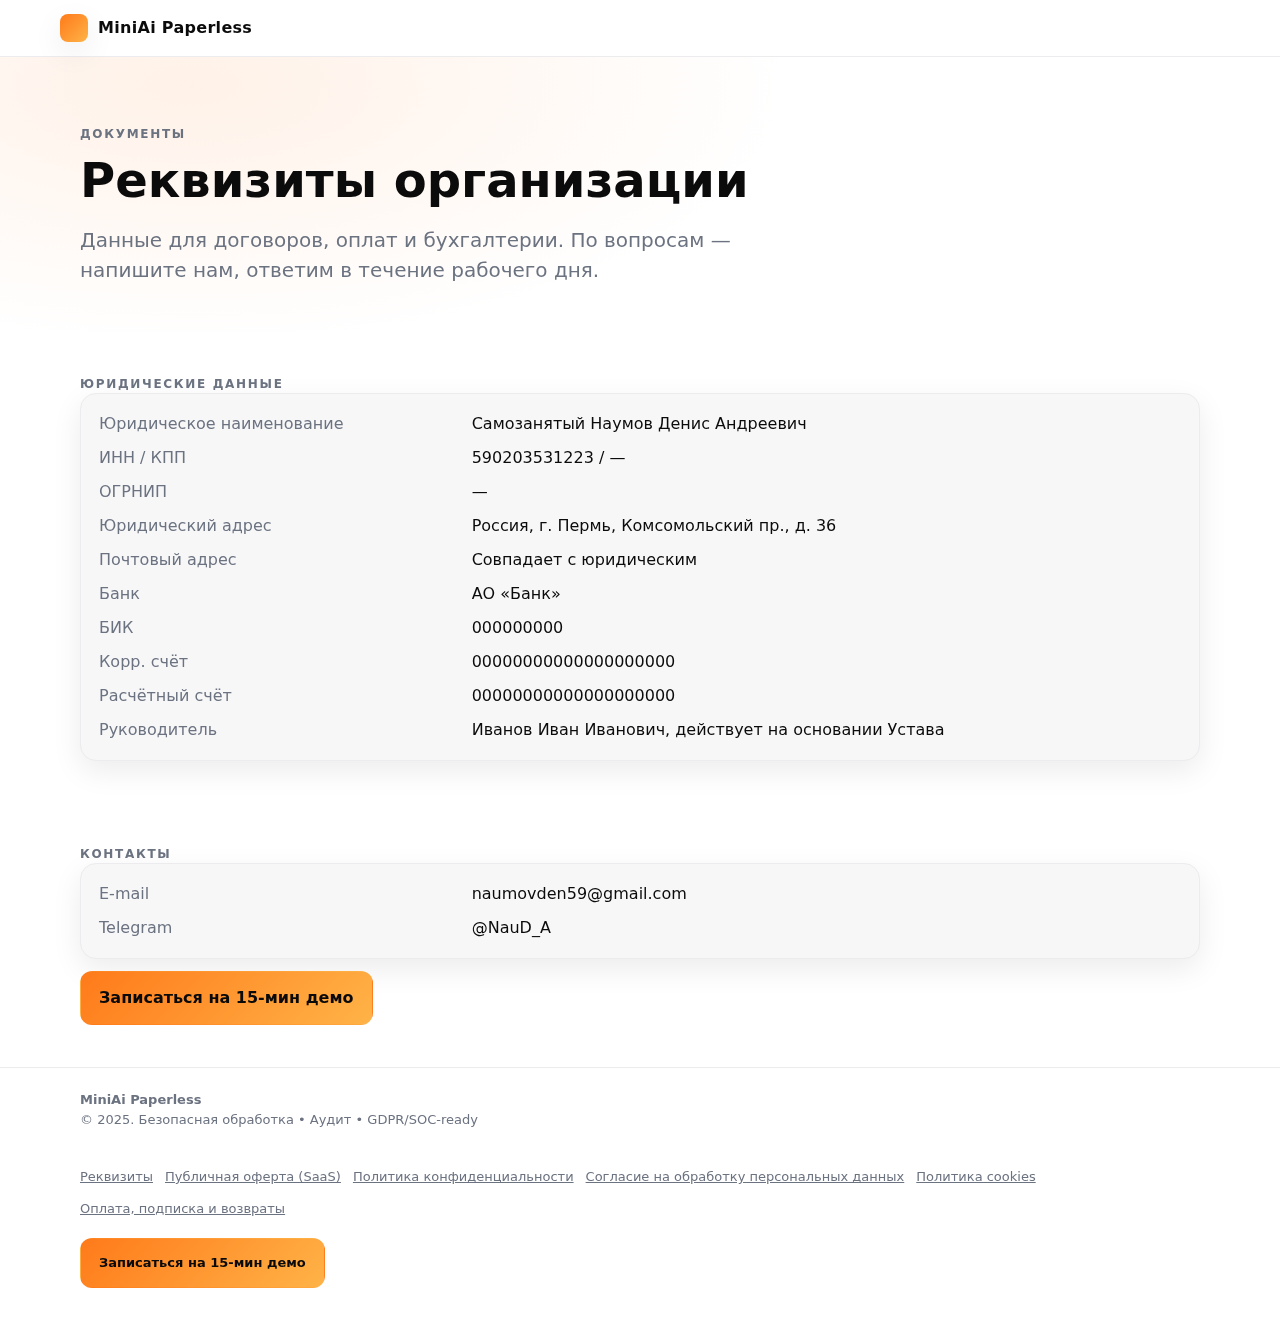
<file: documents/requisites_ru.html>
<!DOCTYPE html>
<html lang="ru">
<head>
  <meta charset="UTF-8" />
  <meta name="viewport" content="width=device-width, initial-scale=1" />
  <title>Реквизиты — MiniAi Paperless</title>
  <link rel="stylesheet" href="../assets/styles.css" />
</head>
<body>
  <header class="topbar">
    <div class="container topbar-inner">
      <div class="brand">
        <span class="brand-badge" aria-hidden="true"></span>
        <span>MiniAi Paperless</span>
      </div>
    </div>
  </header>

  <main>
    <!-- HERO -->
    <section class="hero">
      <div class="container">
        <span class="eyebrow">Документы</span>
        <h1>Реквизиты организации</h1>
        <p class="subhead">Данные для договоров, оплат и бухгалтерии. По вопросам — напишите нам, ответим в течение рабочего дня.</p>
      </div>
    </section>

    <!-- REQUISITES -->
    <section class="section">
      <div class="container">
        <div class="kicker">Юридические данные</div>
        <div class="card">
          <div style="display:grid; grid-template-columns:1fr 2fr; gap:10px 18px;">
            <div class="muted">Юридическое наименование</div>
            <div>Самозанятый Наумов Денис Андреевич</div>
            <div class="muted">ИНН / КПП</div>
            <div>590203531223 / —</div>
            <div class="muted">ОГРНИП</div>
            <div>—</div>
            <div class="muted">Юридический адрес</div>
            <div>Россия, г. Пермь, Комсомольский пр., д. 36</div>
            <div class="muted">Почтовый адрес</div>
            <div>Совпадает с юридическим</div>
            <div class="muted">Банк</div>
            <div>АО «Банк»</div>
            <div class="muted">БИК</div>
            <div>000000000</div>
            <div class="muted">Корр. счёт</div>
            <div>00000000000000000000</div>
            <div class="muted">Расчётный счёт</div>
            <div>00000000000000000000</div>
            <div class="muted">Руководитель</div>
            <div>Иванов Иван Иванович, действует на основании Устава</div>
          </div>
        </div>
      </div>
    </section>

    <!-- CONTACTS -->
    <section class="section">
      <div class="container">
        <div class="kicker">Контакты</div>
        <div class="card">
          <div style="display:grid; grid-template-columns:1fr 2fr; gap:10px 18px;">
            <div class="muted">E‑mail</div>
            <div><a href="mailto:naumovden59@gmail.com">naumovden59@gmail.com</a></div>
            <div class="muted">Telegram</div>
            <div><a href="https://t.me/NauD_A" target="_blank" rel="noopener">@NauD_A</a></div>
          </div>
        </div>

        <div class="cta-row" style="margin-top:12px">
          <a class="btn primary" href="#" id="footerCTA">Записаться на 15‑мин демо</a>
        </div>
      </div>
    </section>
  </main>

  <footer class="footer">
    <div class="container" id="book">
      <div style="display:flex; gap:16px; align-items:center; justify-content:space-between; flex-wrap:wrap;">
        <div>
          <strong>MiniAi Paperless</strong>
          <div class="muted" id="footerNote">© 2025. Безопасная обработка • Аудит • GDPR/SOC‑ready</div>
        </div>
        <div class="cta-row" style="gap:20px; align-items:center; flex-wrap:wrap;">
          <div class="footer-links" style="display:flex; gap:12px; align-items:center; flex-wrap:wrap;">
            <a href="/documents/requisites_ru.html" target="_blank" rel="noopener" style="font-size:13px; text-decoration:underline; color:inherit;">Реквизиты</a>
            <a href="/documents/oferta_saas_paperlessai_ru.html" target="_blank" rel="noopener" style="font-size:13px; text-decoration:underline; color:inherit;">Публичная оферта (SaaS)</a>
            <a href="/documents/privacy_policy_ru.html" target="_blank" rel="noopener" style="font-size:13px; text-decoration:underline; color:inherit;">Политика конфиденциальности</a>
            <a href="/documents/consent_personal_data_ru.html" target="_blank" rel="noopener" style="font-size:13px; text-decoration:underline; color:inherit;">Согласие на обработку персональных данных</a>
            <a href="/documents/cookies_policy_ru.html" target="_blank" rel="noopener" style="font-size:13px; text-decoration:underline; color:inherit;">Политика cookies</a>
            <a href="/documents/payments_subscription_refund_ru.html" target="_blank" rel="noopener" style="font-size:13px; text-decoration:underline; color:inherit;">Оплата, подписка и возвраты</a>
          </div>
          <a class="btn primary" href="#" id="footerCTA2">Записаться на 15‑мин демо</a>
        </div>
      </div>
    </div>
  </footer>

  <!-- Contact Modal -->
  <div id="contactModal" aria-hidden="true" style="position:fixed; inset:0; background:rgba(0,0,0,.5); display:none; align-items:center; justify-content:center; z-index:1000;">
    <div style="background:#fff; border-radius:12px; padding:22px; width:min(420px, 92%); box-shadow:var(--shadow); text-align:center">
      <h3 style="margin:0 0 8px">Свяжитесь с нами</h3>
      <p class="muted" style="margin:6px 0 10px">Напишите в Telegram: <a href="https://t.me/NauD_A" target="_blank" rel="noopener">@NauD_A</a></p>
      <div class="cta-row" style="justify-content:center; margin-top:6px">
        <a class="btn primary" href="https://t.me/NauD_A" target="_blank" rel="noopener">Открыть Telegram</a>
        <button class="btn" id="closeContact">Закрыть</button>
      </div>
    </div>
  </div>

  <script>
    // Открытие попапа по кнопкам
    const contactModal = document.getElementById('contactModal');
    const closeContact = document.getElementById('closeContact');
    document.getElementById('footerCTA')?.addEventListener('click', (e)=>{ e.preventDefault(); contactModal.style.display='flex'; });
    document.getElementById('footerCTA2')?.addEventListener('click', (e)=>{ e.preventDefault(); contactModal.style.display='flex'; });
    contactModal?.addEventListener('click', (e)=>{ if(e.target===contactModal) contactModal.style.display='none'; });
    closeContact?.addEventListener('click', ()=>{ contactModal.style.display='none'; });
  </script>
</body>
</html>
</file>
<file: assets/styles.css>
*, *::before, *::after { box-sizing: border-box; }
html, body { height: 100%; }
body { margin: 0; font-family: ui-sans-serif, system-ui, -apple-system, Segoe UI, Roboto, Inter, Helvetica, Arial, "Apple Color Emoji", "Segoe UI Emoji"; line-height: 1.5; background:#fff; color:#0b0b0c; }
img { max-width: 100%; display: block; }
a { text-decoration: none; color: inherit; }
:root { --radius:16px; --border:#ececee; --card:#f7f7f8; --muted:#6b7280; --accent:#ff7a1a; --accent2:#ffb347; --shadow:0 10px 30px rgba(0,0,0,.08); }
.container { width:100%; max-width:1160px; margin:0 auto; padding:0 20px; }
.topbar { position: sticky; top:0; z-index:40; backdrop-filter:saturate(1.2) blur(8px); background: color-mix(in hsl, #fff 80%, transparent); border-bottom:1px solid var(--border); }
.topbar-inner { display:flex; align-items:center; justify-content:space-between; gap:16px; padding:14px 0; }
.brand { display:flex; align-items:center; gap:10px; font-weight:800; letter-spacing:.3px; }
.brand-badge { width:28px; height:28px; border-radius:8px; background:linear-gradient(135deg, var(--accent), var(--accent2)); box-shadow:var(--shadow); }
.aud { display:flex; gap:8px; align-items:center; flex-wrap:wrap; }
.aud button { border:1px solid var(--border); background:var(--card); color:#0b0b0c; padding:8px 12px; border-radius:999px; font-weight:600; cursor:pointer; }
.aud button.active { border-color:var(--accent); box-shadow: inset 0 0 0 1.5px var(--accent); }
.hero { padding:64px 0 28px; background-image: radial-gradient(600px 260px at 15% 10%, rgba(255,122,26,.10), transparent); }
.hero-grid { display:grid; grid-template-columns:1.05fr .95fr; gap:36px; align-items:center; }
.eyebrow { display:inline-flex; gap:8px; font-weight:700; font-size:12px; text-transform:uppercase; letter-spacing:.14em; color:var(--muted); }
h1 { font-size: clamp(28px, 5vw, 48px); margin:10px 0 8px; line-height:1.05; }
.subhead { font-size: clamp(15px, 2.2vw, 20px); color:var(--muted); max-width:60ch; }
.cta-row { display:flex; gap:12px; flex-wrap:wrap; margin-top:22px; }
.btn { display:inline-flex; align-items:center; gap:10px; padding:14px 18px; border-radius:12px; border:1px solid var(--border); background:var(--card); color:#0b0b0c; font-weight:700; cursor:pointer; }
.btn.primary { background: linear-gradient(135deg, var(--accent), var(--accent2)); color:#0a0a0a; border-color:transparent; }
.viz { border:1px solid var(--border); background:var(--card); border-radius:16px; padding:22px; box-shadow:var(--shadow); overflow:hidden; min-height:300px; }
.viz-grid { display:grid; grid-template-columns:1fr 64px 1fr; gap:16px; align-items:center; }
.paper, .sheet { border-radius:12px; border:1px solid var(--border); background:#fff; color:#111; box-shadow:0 10px 25px rgba(0,0,0,.06); }
.paper { height:220px; padding:14px; }
.sheet { height:220px; overflow:auto; }
.pdf-lines { height:6px; background:#e6eaf2; margin:8px 0; border-radius:6px; animation:shimmer 2.8s linear infinite; }
@keyframes shimmer { 0%{opacity:.6} 50%{opacity:1} 100%{opacity:.6} }
.arrow { display:grid; place-items:center; }
.arrow .pill { width:46px; height:46px; border-radius:9999px; background:linear-gradient(135deg, var(--accent), var(--accent2)); animation:pulse 2.4s ease-in-out infinite; }
@keyframes pulse { 0%,100%{transform:scale(1)} 50%{transform:scale(1.08)} }
.section { padding:42px 0; }
.kicker { font-weight:800; letter-spacing:.14em; text-transform:uppercase; color:var(--muted); font-size:12px; }
.h2 { font-size: clamp(22px, 3.5vw, 32px); margin:6px 0 14px; }
.features { display:grid; grid-template-columns:repeat(3, minmax(0, 1fr)); gap:16px; }
.card { border:1px solid var(--border); background:var(--card); border-radius:16px; padding:18px; box-shadow:var(--shadow); }
.card h3 { margin:6px 0 6px; font-size:18px; }
.muted { color:var(--muted); }
.steps { display:grid; grid-template-columns:repeat(3, minmax(0, 1fr)); gap:16px; counter-reset: step; }
.step { border:1px solid var(--border); background:var(--card); border-radius:16px; padding:18px; position:relative; box-shadow:var(--shadow); }
.step::before { counter-increment:step; content:counter(step); position:absolute; top:12px; right:12px; width:26px; height:26px; border-radius:999px; display:grid; place-items:center; font-weight:800; background:linear-gradient(135deg, var(--accent), var(--accent2)); color:#0b0b0c; }
.uploader { border:2px dashed var(--border); background: color-mix(in sRGB, var(--card) 80%, transparent); border-radius:16px; padding:22px; text-align:center; }
.uploader .hint { font-size:12px; color:var(--muted); }
.trust { display:grid; grid-template-columns:repeat(5, minmax(0, 1fr)); gap:16px; align-items:center; }
.trust .pill { border:1px solid var(--border); background:var(--card); border-radius:12px; padding:12px 14px; text-align:center; font-weight:700; box-shadow:var(--shadow); }
.pricing { display:grid; grid-template-columns:repeat(3, minmax(0, 1fr)); gap:16px; }
details { border:1px solid var(--border); background:var(--card); border-radius:16px; padding:14px 16px; box-shadow:var(--shadow); }
summary { cursor:pointer; font-weight:700; }
.footer { border-top:1px solid var(--border); padding:22px 0 40px; color:var(--muted); font-size:13px; }
@media (max-width: 980px) { .hero-grid{grid-template-columns:1fr} .features,.steps,.pricing,.trust{grid-template-columns:1fr 1fr} }
@media (max-width: 640px) { .features,.steps,.pricing,.trust{grid-template-columns:1fr} .topbar-inner{flex-wrap:wrap} }
</file>
